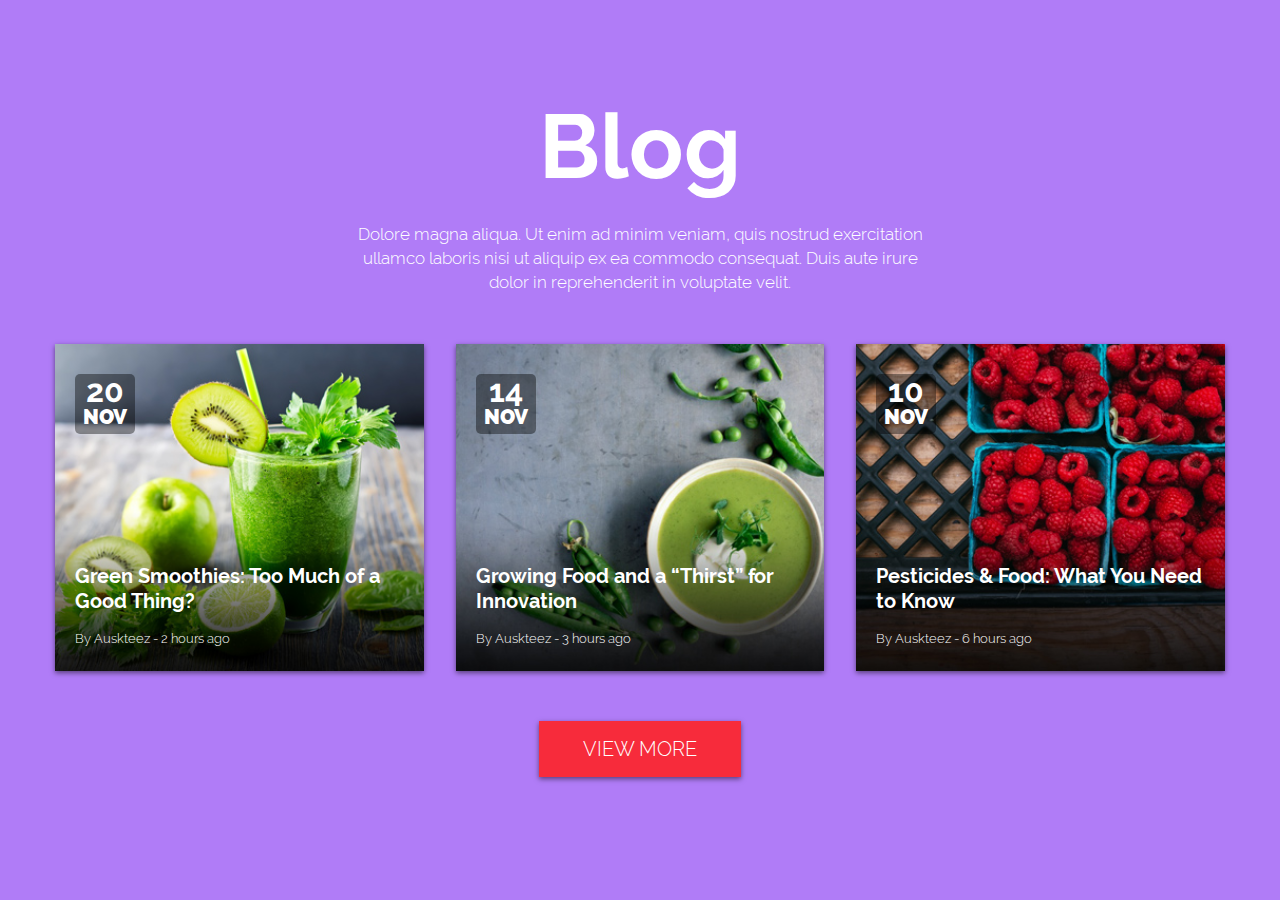
<file: task-10-blog/index.html>
<!DOCTYPE html>
<html lang="en">

<head>
    <meta charset="UTF-8">
    <meta http-equiv="X-UA-Compatible" content="IE=edge">
    <meta name="viewport" content="width=device-width, initial-scale=1.0">
    <link rel="stylesheet" href="style.css">
    <title>Blog</title>
</head>

<body>
    <main class="main">
        <div class="container">
            <section class="blog">
                <div class="blog-top">
                    <h1 class="blog-top-title">Blog</h1>
                    <p class="blog-top-text">Dolore magna aliqua. Ut enim ad minim veniam, quis nostrud exercitation ullamco laboris nisi ut aliquip ex ea commodo consequat. Duis aute irure dolor in reprehenderit in voluptate velit.</p>
                </div>
                <div class="blog-bottom">
                    <div class="blog-bottom-item image-left">
                        <div class="time">
                            <span class="blog-day">20</span>
                            <span class="blog-month">NOV</span>
                        </div>
                        <h2 class="blog-bottom-title">Green Smoothies: Too Much of a Good Thing?</h2>
                        <span class="blog-bottom-text">By Auskteez - 2 hours ago</span>
                    </div>
                    <div class="blog-bottom-item image-center">
                        <div class="time">
                            <span class="blog-day">14</span>
                            <span class="blog-month">NOV</span>
                        </div>
                        <h2 class="blog-bottom-title">Growing Food and a “Thirst” for Innovation</h2>
                        <span class="blog-bottom-text">By Auskteez - 3 hours ago</span>
                    </div>
                    <div class="blog-bottom-item image-right">
                        <div class="time">
                            <span class="blog-day">10</span>
                            <span class="blog-month">NOV</span>
                        </div>
                        <h2 class="blog-bottom-title">Pesticides & Food: What You Need to Know </h2>
                        <span class="blog-bottom-text">By Auskteez - 6 hours ago</span>
                    </div>
                </div>
                <div class="button">
                    <button class="blog-button">VIEW MORE</button>
                </div>
            </section>
        </div>
    </main>

</body>

</html>
</file>
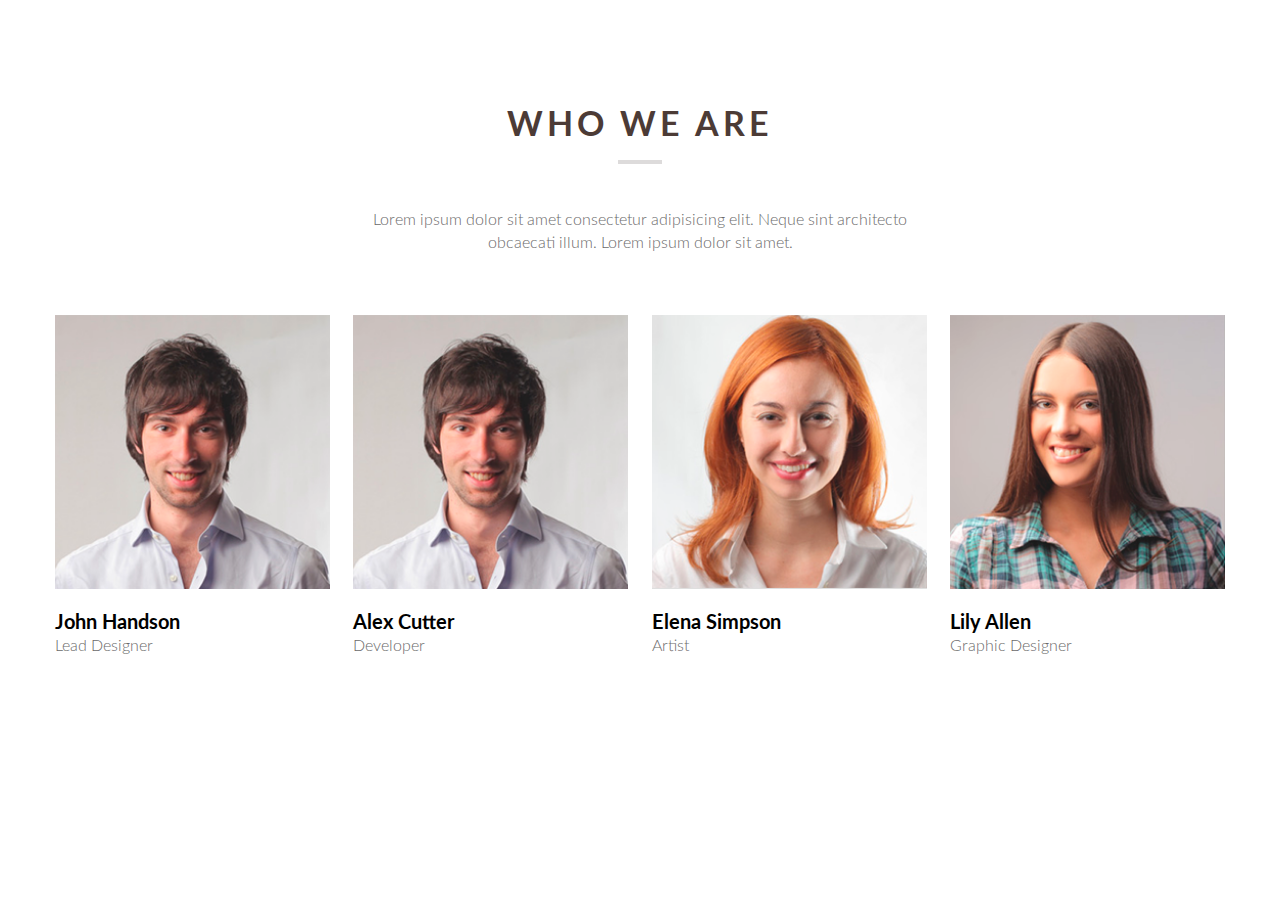
<file: task-10-homepage/index.html>
<!DOCTYPE html>
<html lang="en">

<head>
    <meta charset="UTF-8">
    <meta http-equiv="X-UA-Compatible" content="IE=edge">
    <meta name="viewport" content="width=device-width, initial-scale=1.0">
    <link rel="stylesheet" href="style.css">
    <title>WHO WE ARE</title>
</head>

<body>
    <main class="main">
        <div class="container">
            <section class="homepage">
                <div class="homepage-top">
                    <h1 class="homepage-title">WHO WE ARE</h1>
                    <p class="homepage-text">Lorem ipsum dolor sit amet consectetur adipisicing elit. Neque sint architecto obcaecati illum. Lorem ipsum dolor sit amet.</p>
                </div>

                <div class="homepage-bottom">
                    <ul class="homepage-list">
                        <li class="homepage-item">
                            <div class="homepage-image">
                                <img src="./image/avatar-john.png" alt="avatar-john">
                                <div class="homepage-socials">
                                    <ul class="homepage-socials-list">
                                        <li class="homepage-socials-item">
                                            <a class="homepage-socials-link" href="#">
                                                <img src="./image/icon-twitter.png" alt="Twitter">
                                            </a>
                                        </li>
                                        <li class="homepage-socials-item">
                                            <a class="homepage-socials-link" href="#">
                                                <img src="./image/icon-facebook.png" alt="Facebook">
                                            </a>
                                        </li>
                                        <li class="homepage-socials-item">
                                            <a class="homepage-socials-link" href="#">
                                                <img src="./image/icon-google+.png" alt="Google">
                                            </a>
                                        </li>
                                    </ul>
                                </div>
                            </div>
                            <h2 class="homepage-name">John Handson</h2>
                            <span class="homepage-profession">Lead Designer</span>
                        </li>
                        <li class="homepage-item">
                            <div class="homepage-image">
                                <img src="./image/avatar-alex.png" alt="avatar-alex">
                                <div class="homepage-socials">
                                    <ul class="homepage-socials-list">
                                        <li class="homepage-socials-item">
                                            <a class="homepage-socials-link" href="#">
                                                <img src="./image/icon-twitter.png" alt="Twitter">
                                            </a>
                                        </li>
                                        <li class="homepage-socials-item">
                                            <a class="homepage-socials-link" href="#">
                                                <img src="./image/icon-facebook.png" alt="Facebook">
                                            </a>
                                        </li>
                                        <li class="homepage-socials-item">
                                            <a class="homepage-socials-link" href="#">
                                                <img src="./image/icon-google+.png" alt="Google">
                                            </a>
                                        </li>
                                    </ul>
                                </div>
                            </div>
                            <h2 class="homepage-name">Alex Cutter</h2>
                            <span class="homepage-profession">Developer</span>
                        </li>
                        <li class="homepage-item">
                            <div class="homepage-image">
                                <img src="./image/avatar-elena.png" alt="avatar-elena">
                                <div class="homepage-socials">
                                    <ul class="homepage-socials-list">
                                        <li class="homepage-socials-item">
                                            <a class="homepage-socials-link" href="#">
                                                <img src="./image/icon-twitter.png" alt="Twitter">
                                            </a>
                                        </li>
                                        <li class="homepage-socials-item">
                                            <a class="homepage-socials-link" href="#">
                                                <img src="./image/icon-facebook.png" alt="Facebook">
                                            </a>
                                        </li>
                                        <li class="homepage-socials-item">
                                            <a class="homepage-socials-link" href="#">
                                                <img src="./image/icon-google+.png" alt="Google">
                                            </a>
                                        </li>
                                    </ul>
                                </div>
                            </div>
                            <h2 class="homepage-name">Elena Simpson</h2>
                            <span class="homepage-profession">Artist</span>
                        </li>
                        <li class="homepage-item">
                            <div class="homepage-image">
                                <img src="./image/avatar-lily.png" alt="avatar-lily">
                                <div class="homepage-socials">
                                    <ul class="homepage-socials-list">
                                        <li class="homepage-socials-item">
                                            <a class="homepage-socials-link" href="#">
                                                <img src="./image/icon-twitter.png" alt="Twitter">
                                            </a>
                                        </li>
                                        <li class="homepage-socials-item">
                                            <a class="homepage-socials-link" href="#">
                                                <img src="./image/icon-facebook.png" alt="Facebook">
                                            </a>
                                        </li>
                                        <li class="homepage-socials-item">
                                            <a class="homepage-socials-link" href="#">
                                                <img src="./image/icon-google+.png" alt="Google">
                                            </a>
                                        </li>
                                    </ul>
                                </div>
                            </div>
                            <h2 class="homepage-name">Lily Allen</h2>
                            <span class="homepage-profession">Graphic Designer</span>
                        </li>
                    </ul>
                </div>
            </section>
        </div>
    </main>
</body>

</html>
</file>
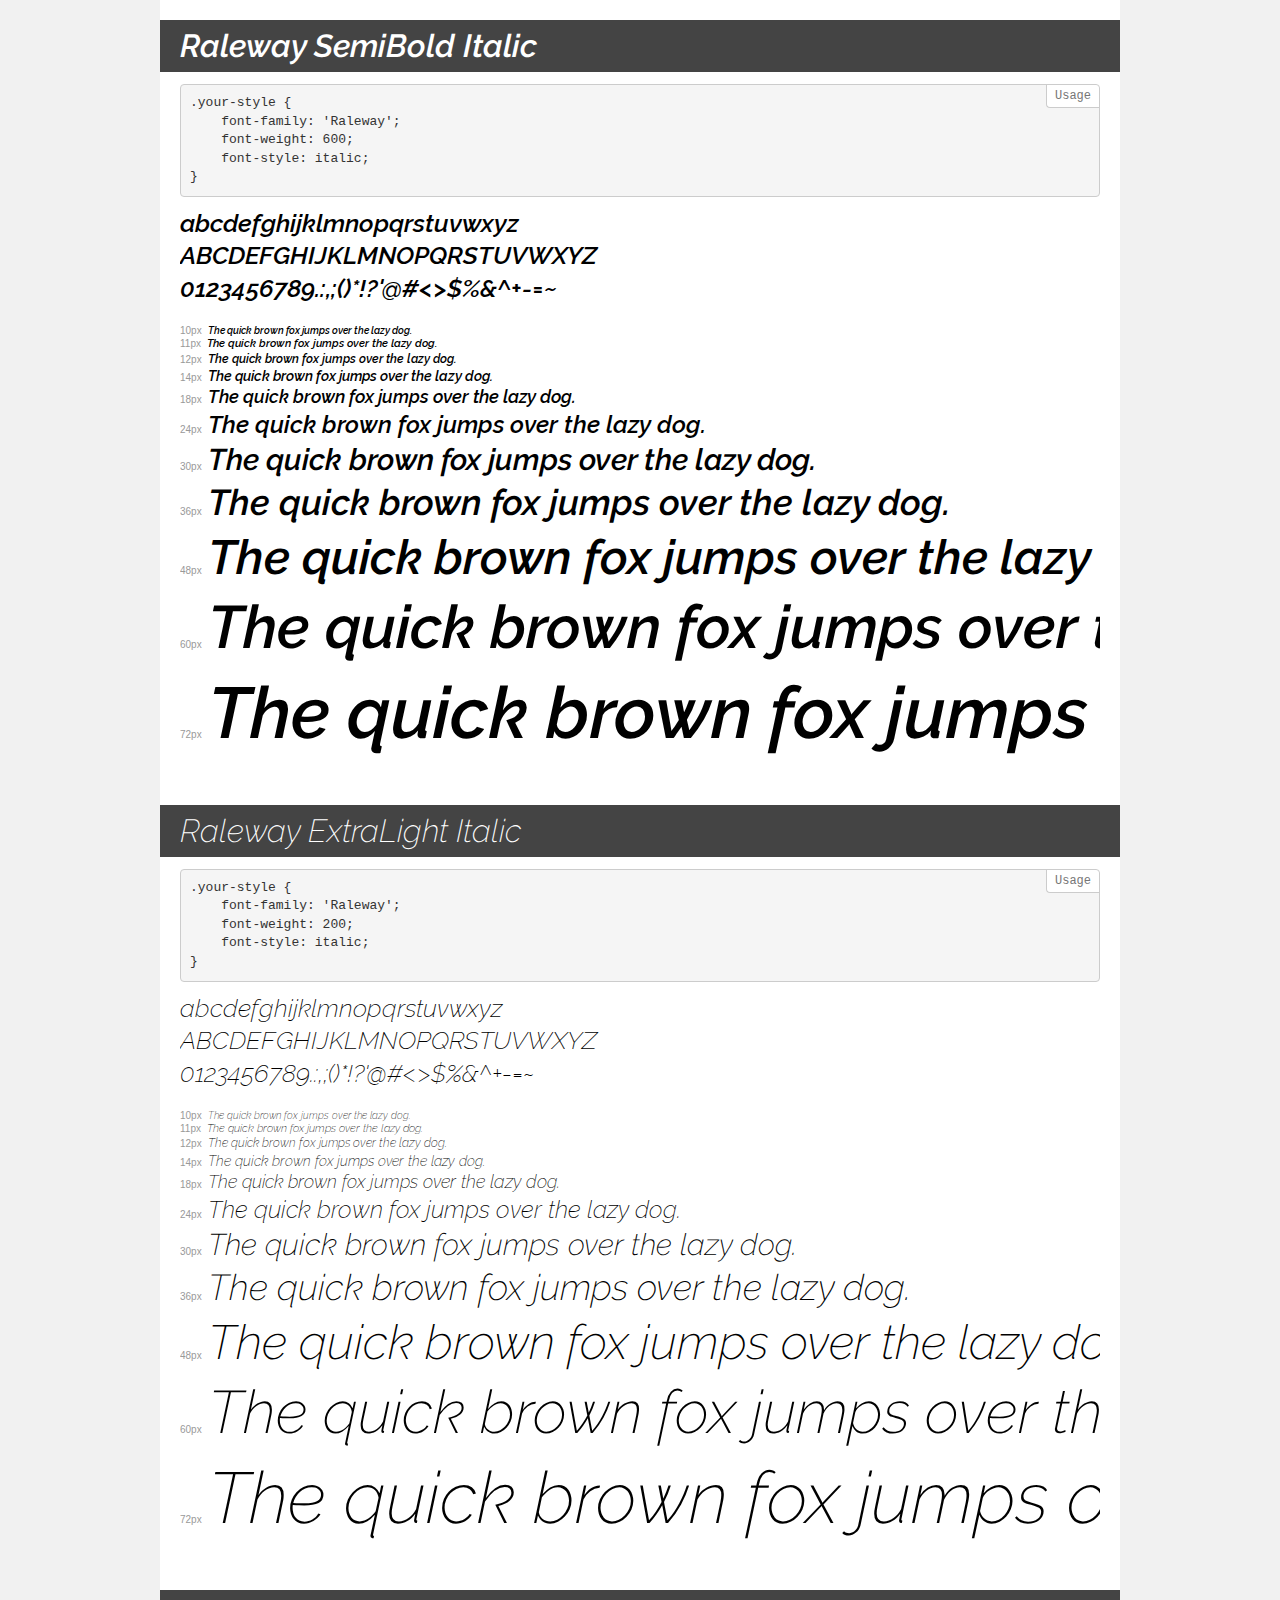
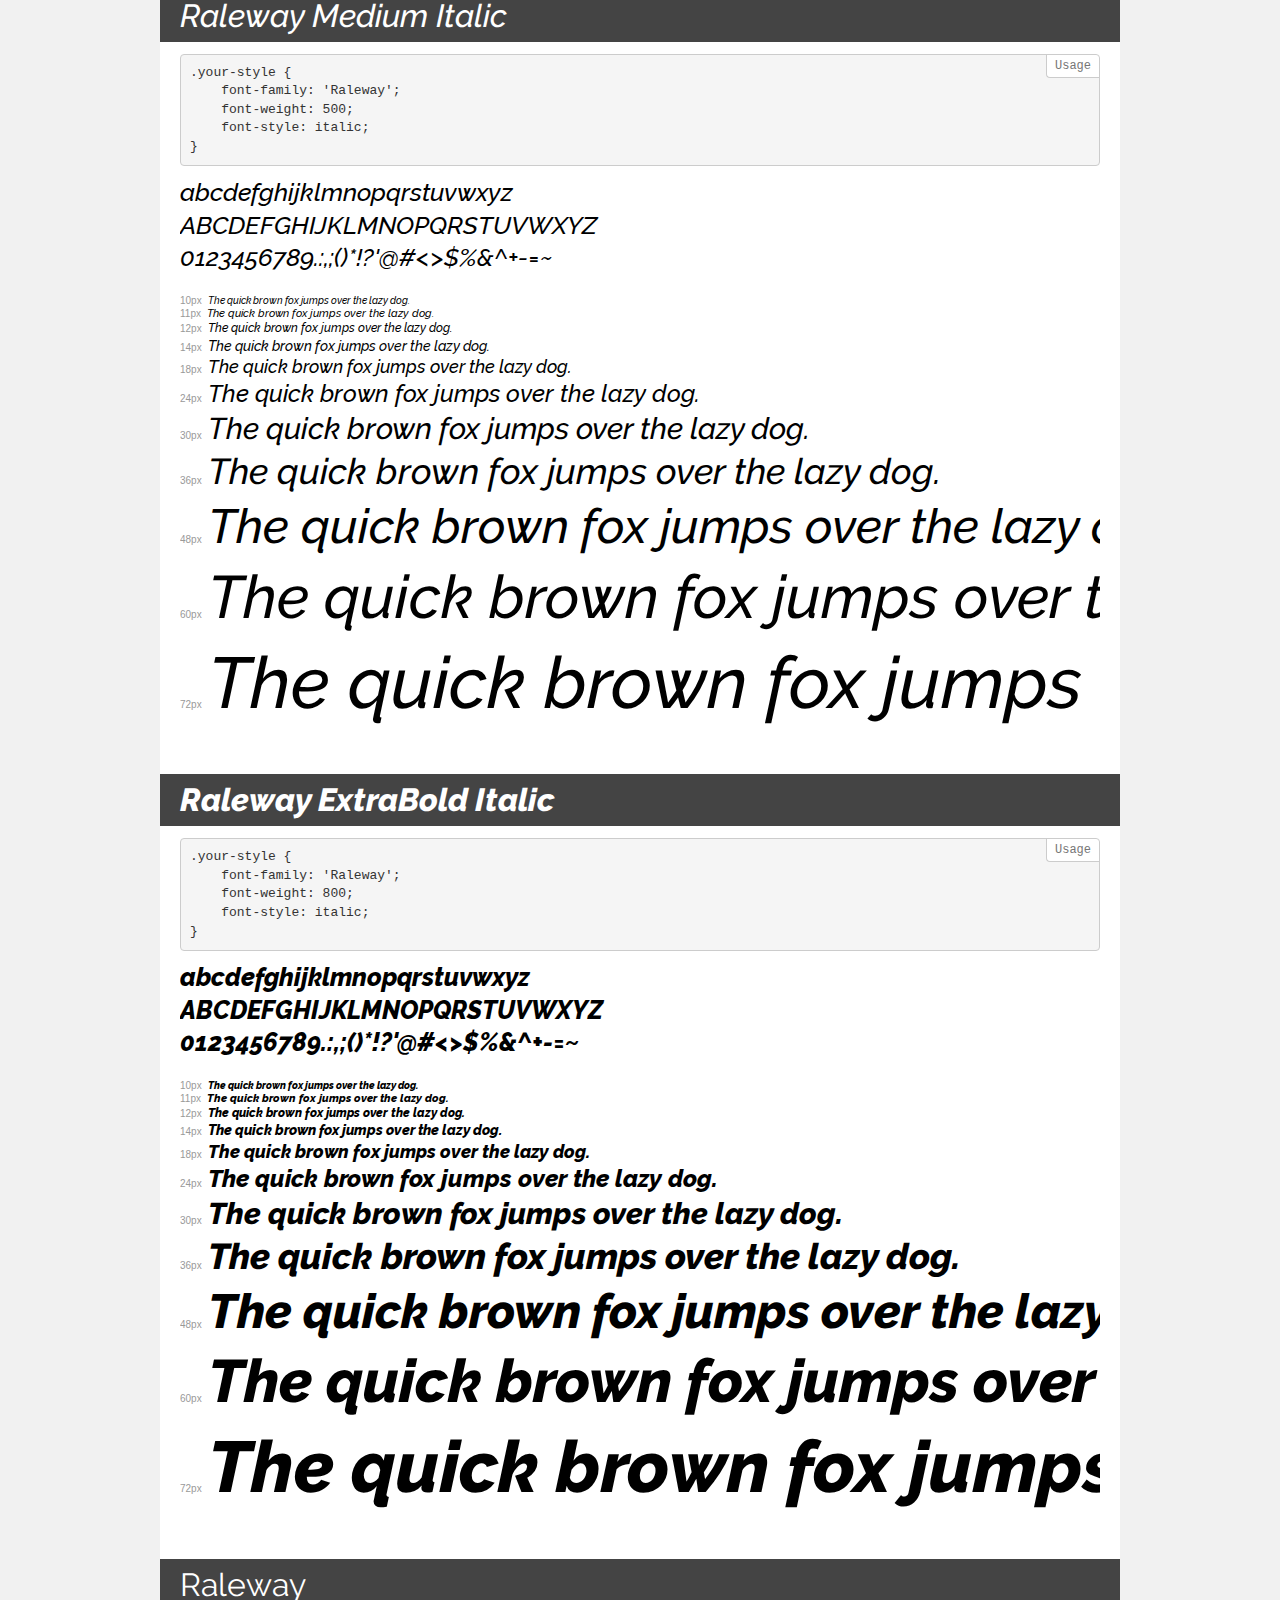
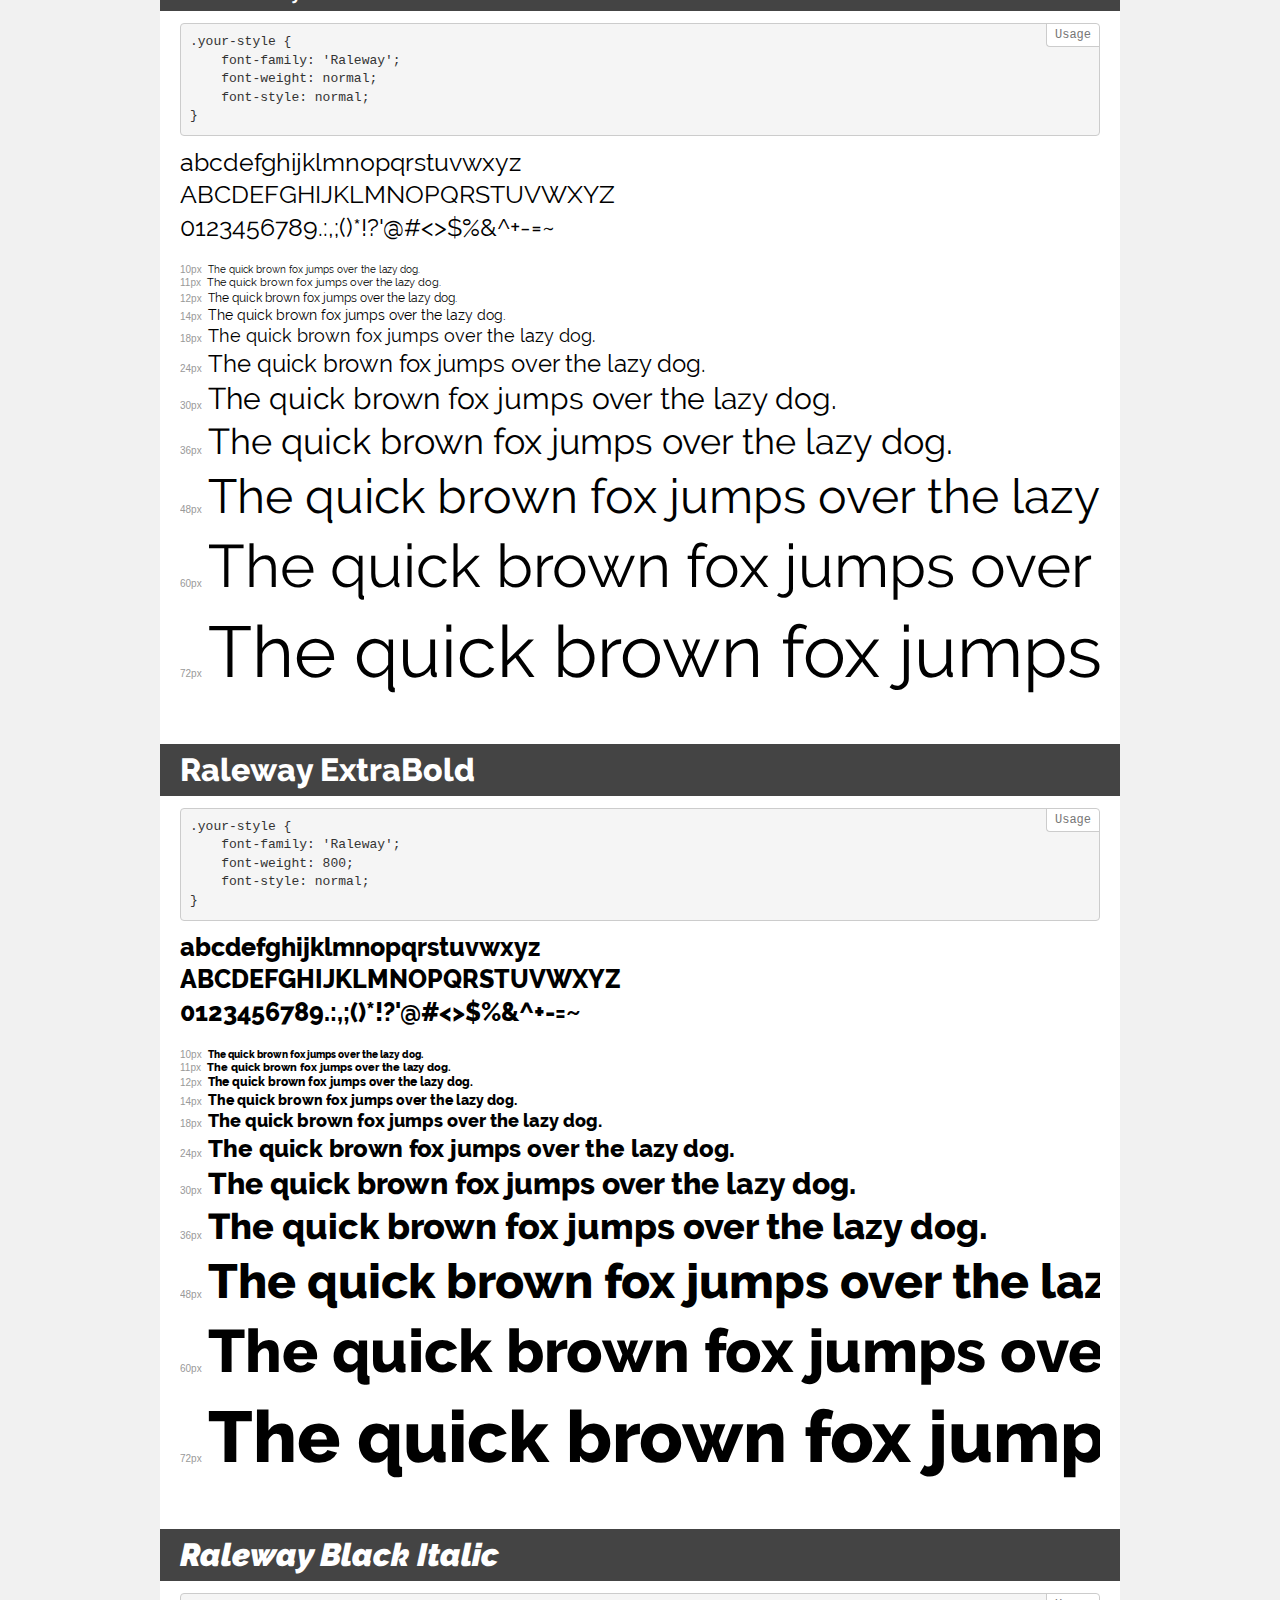
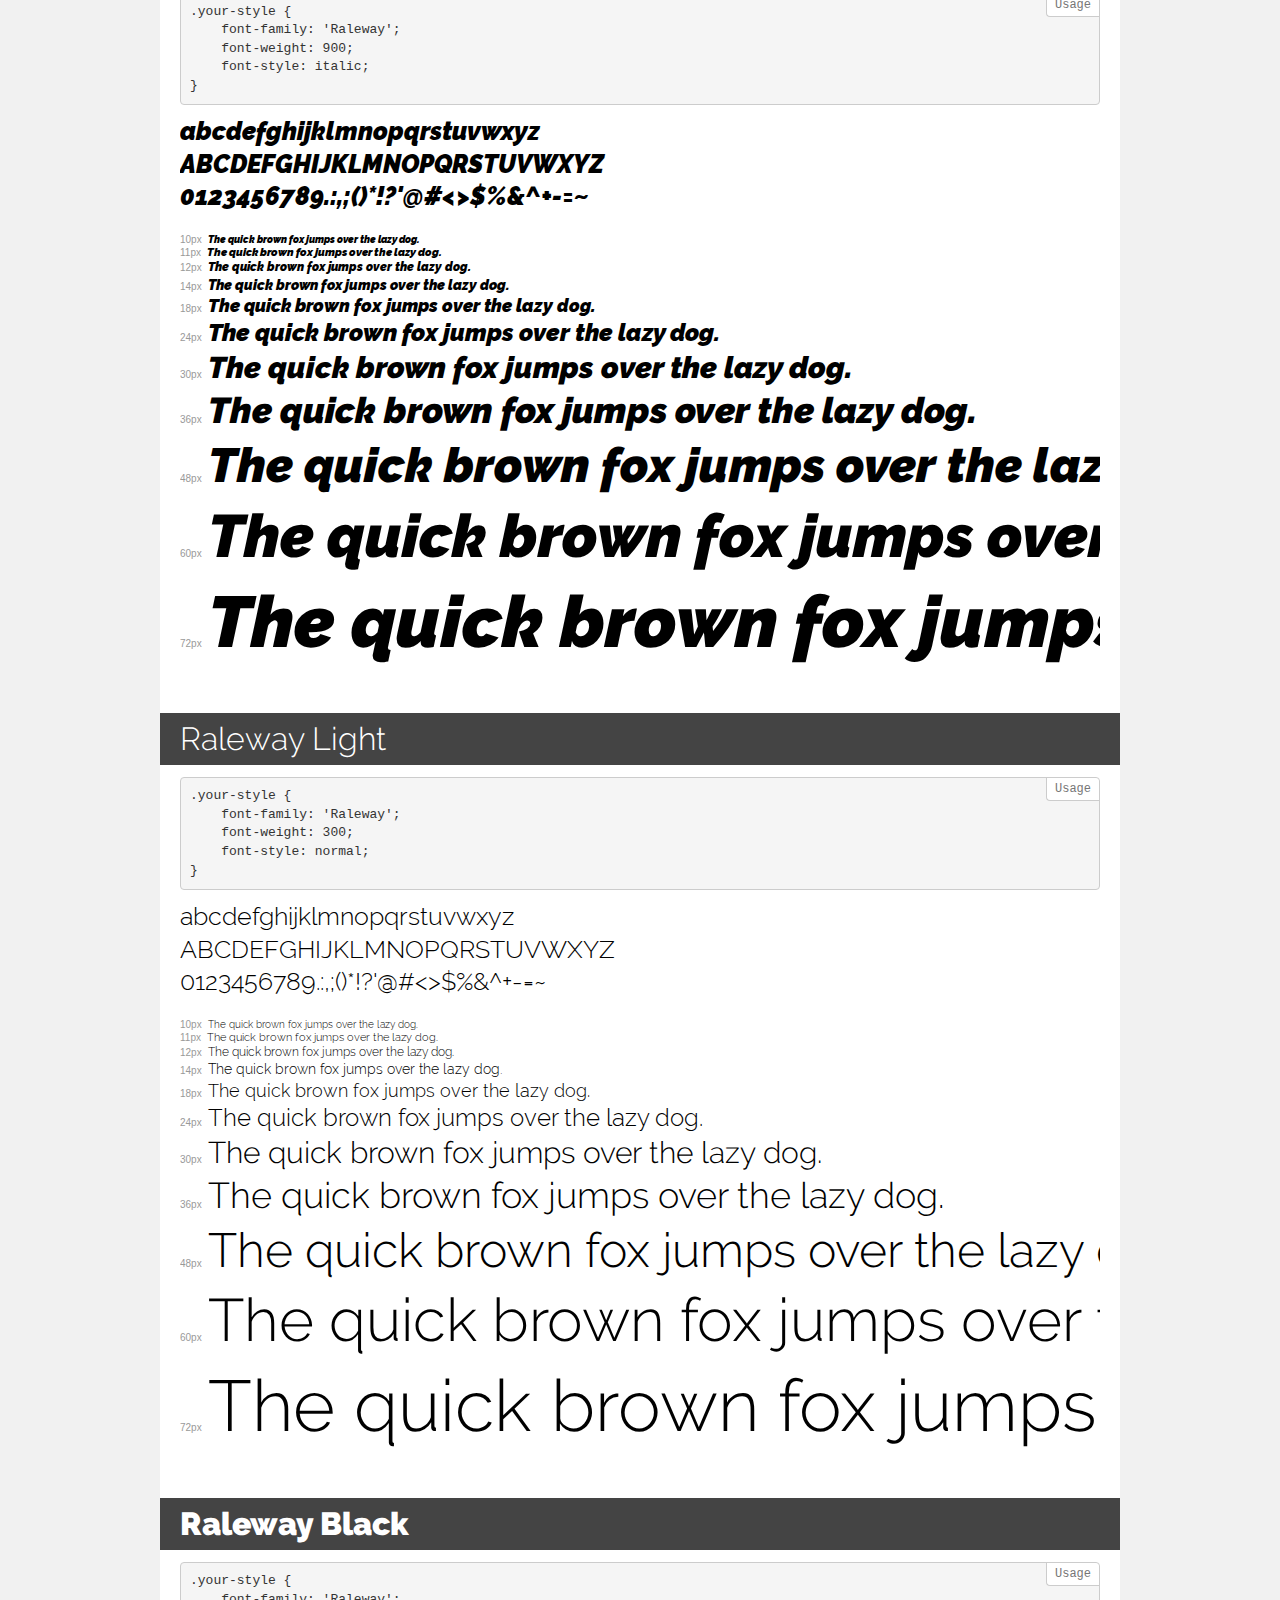
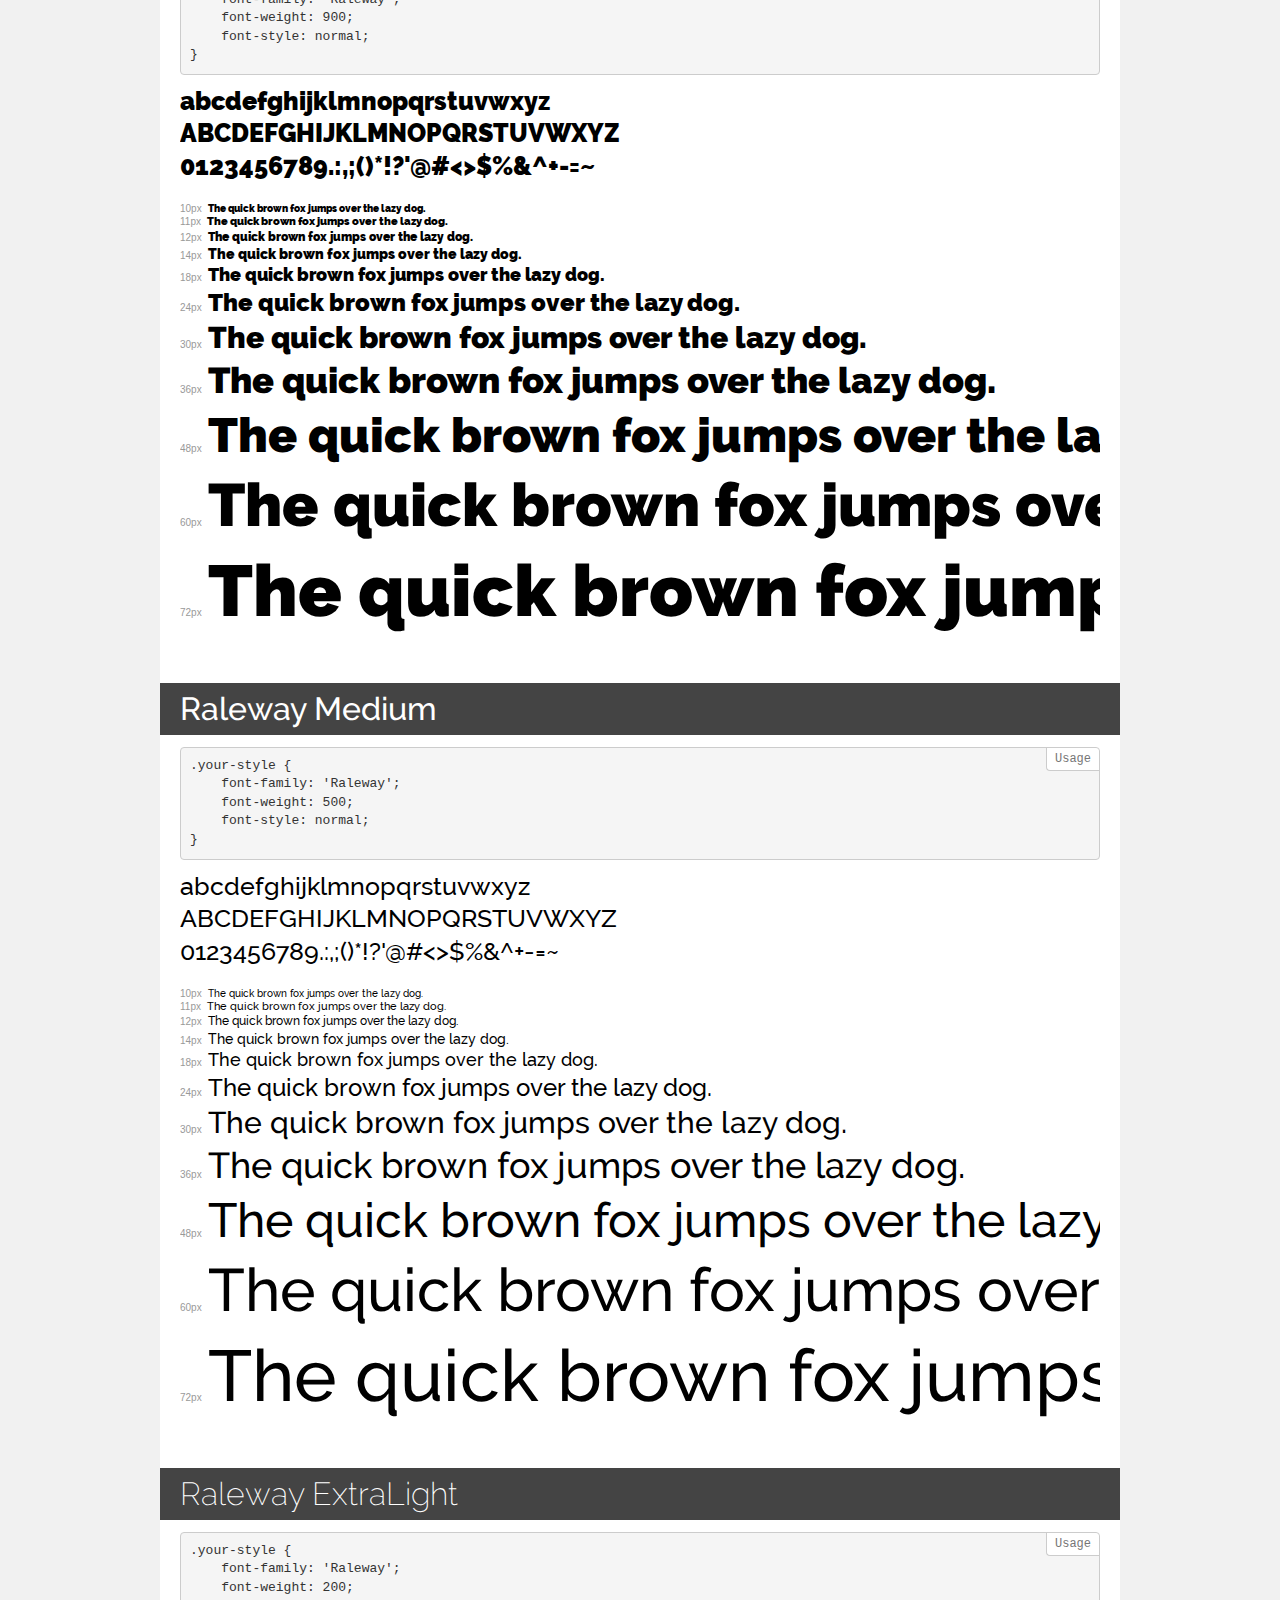
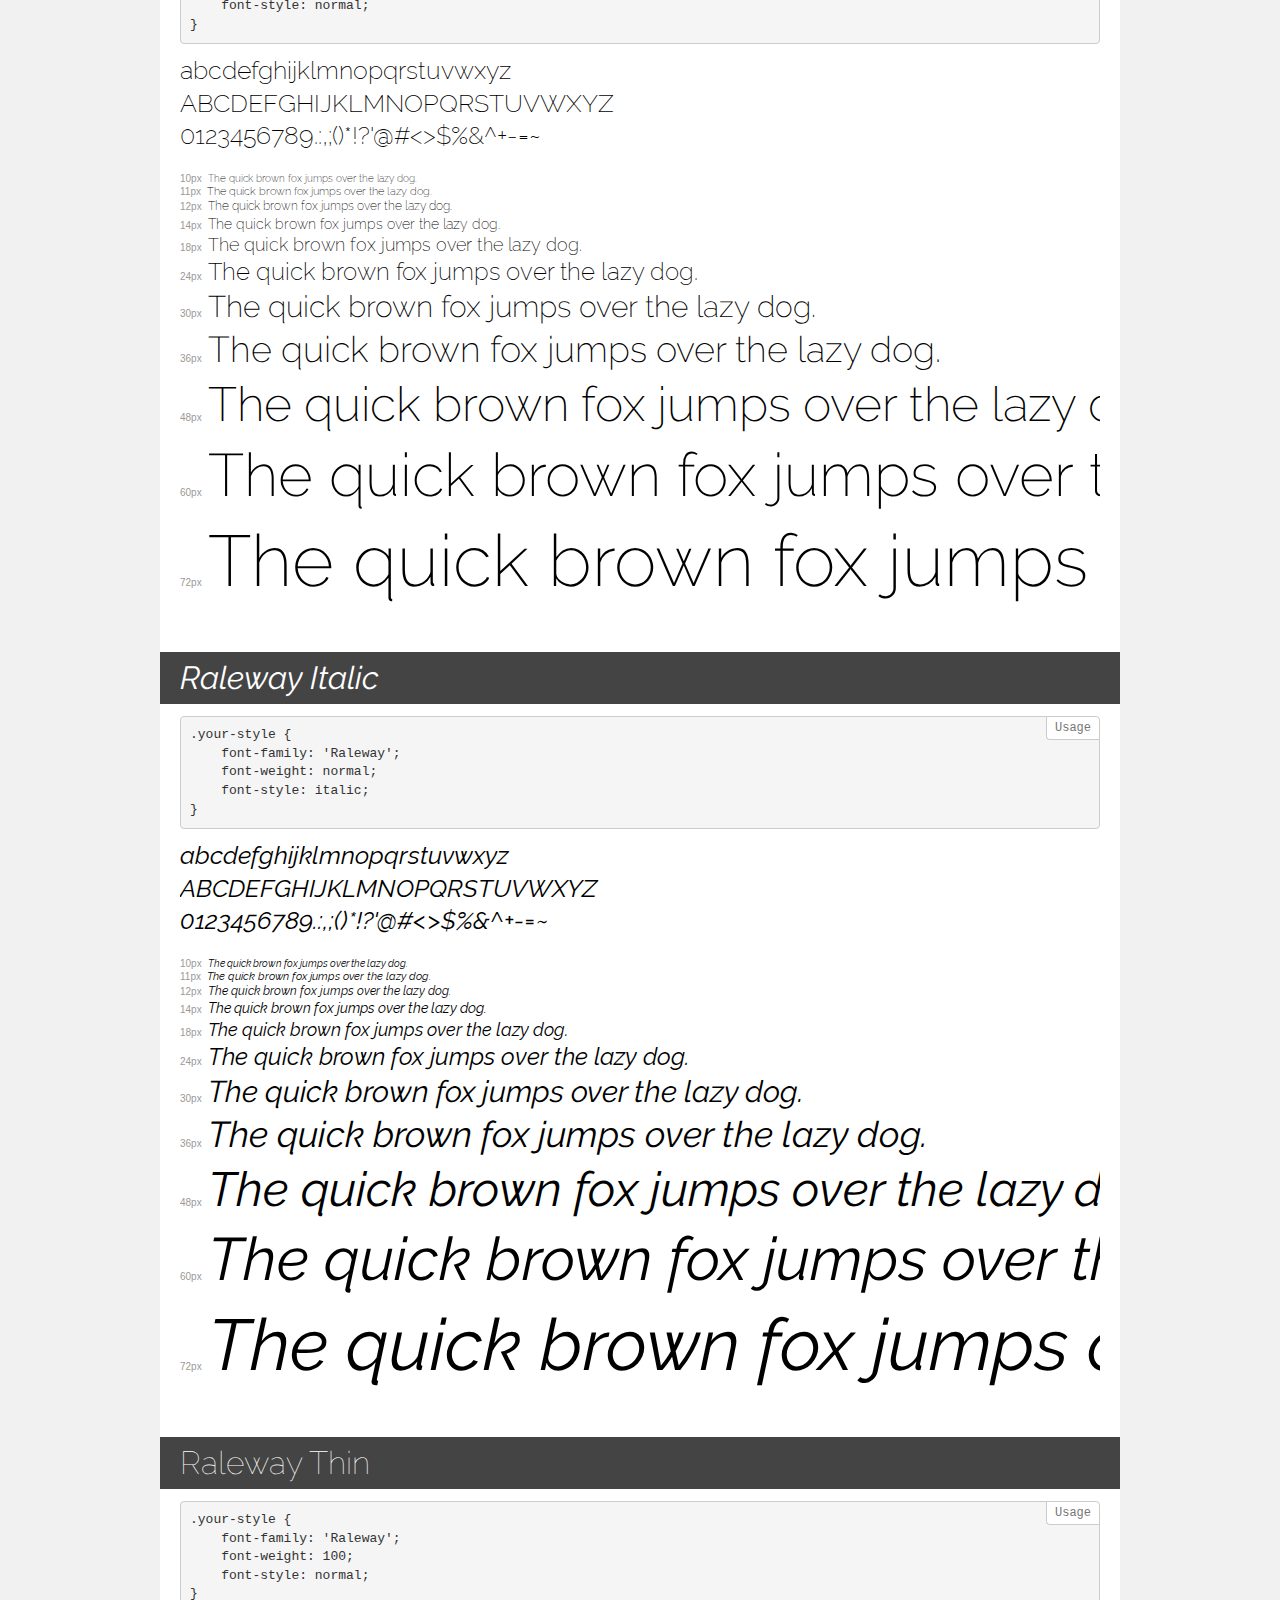
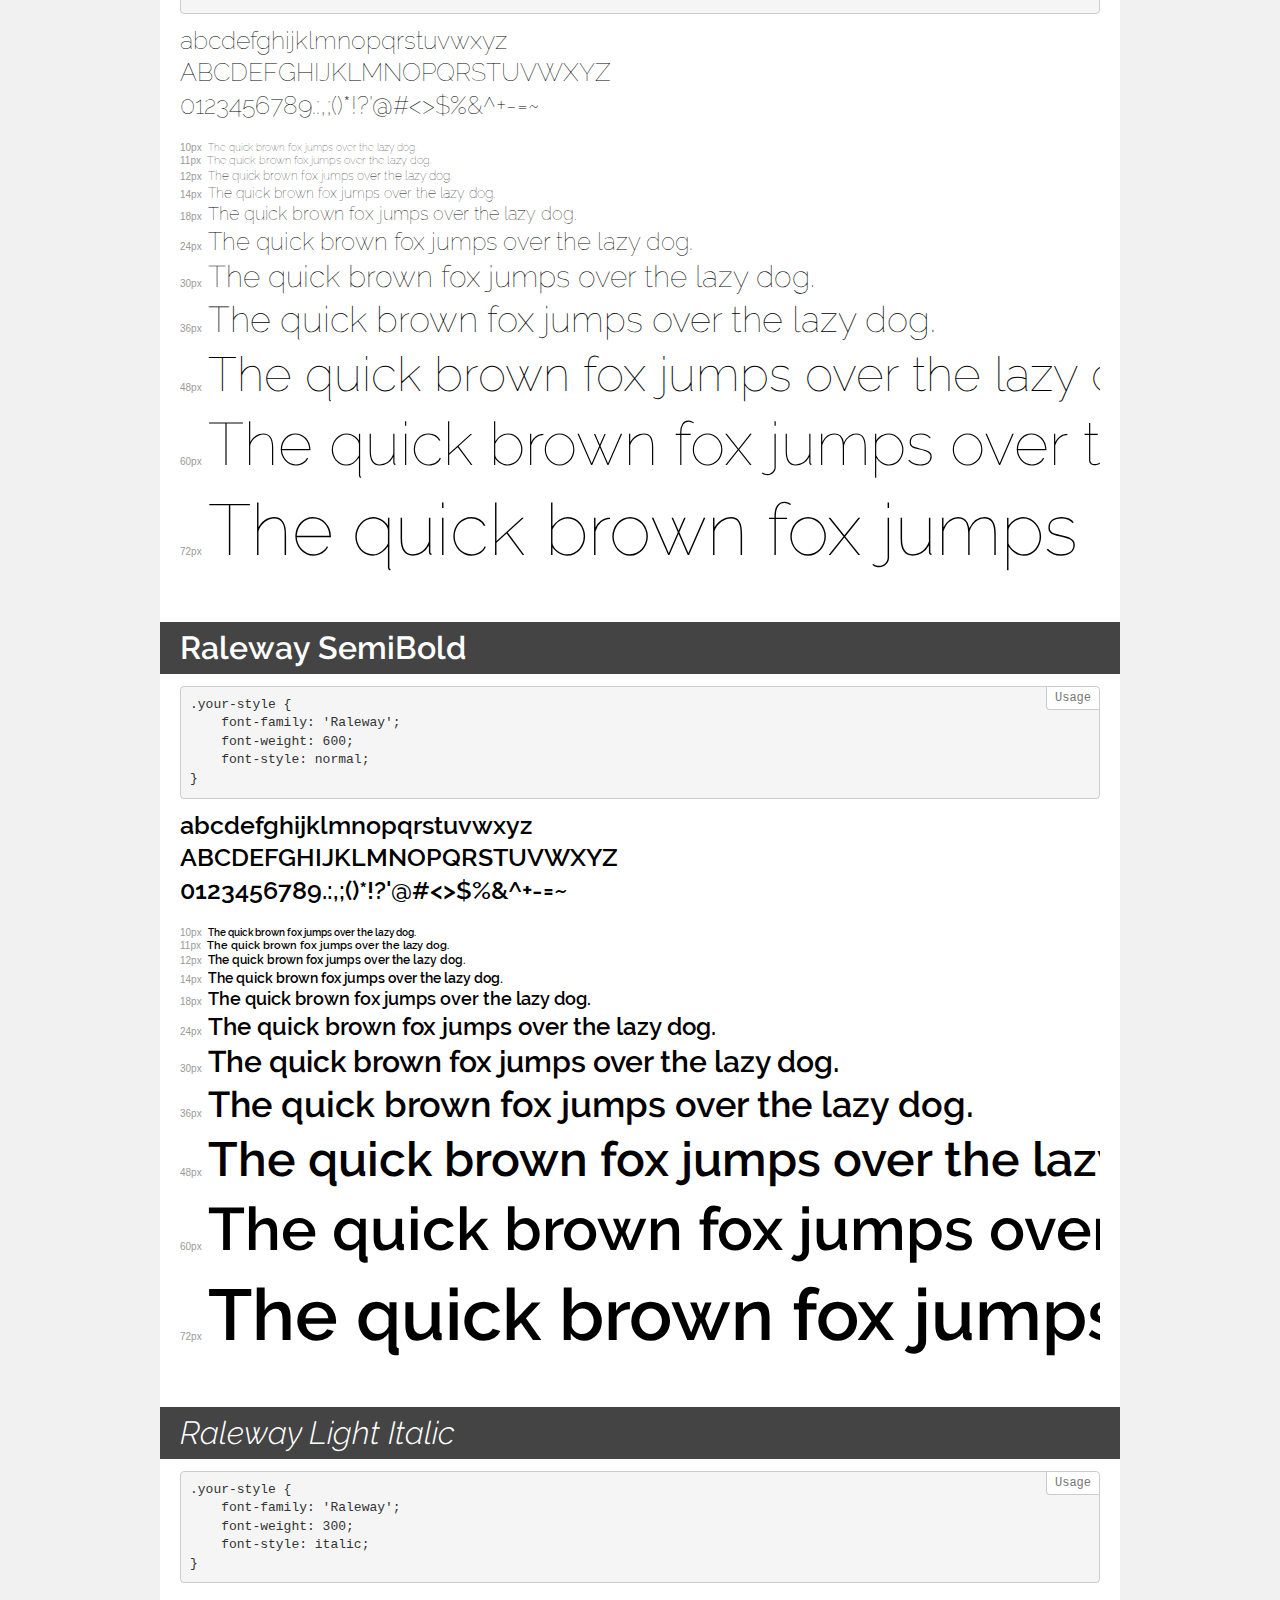
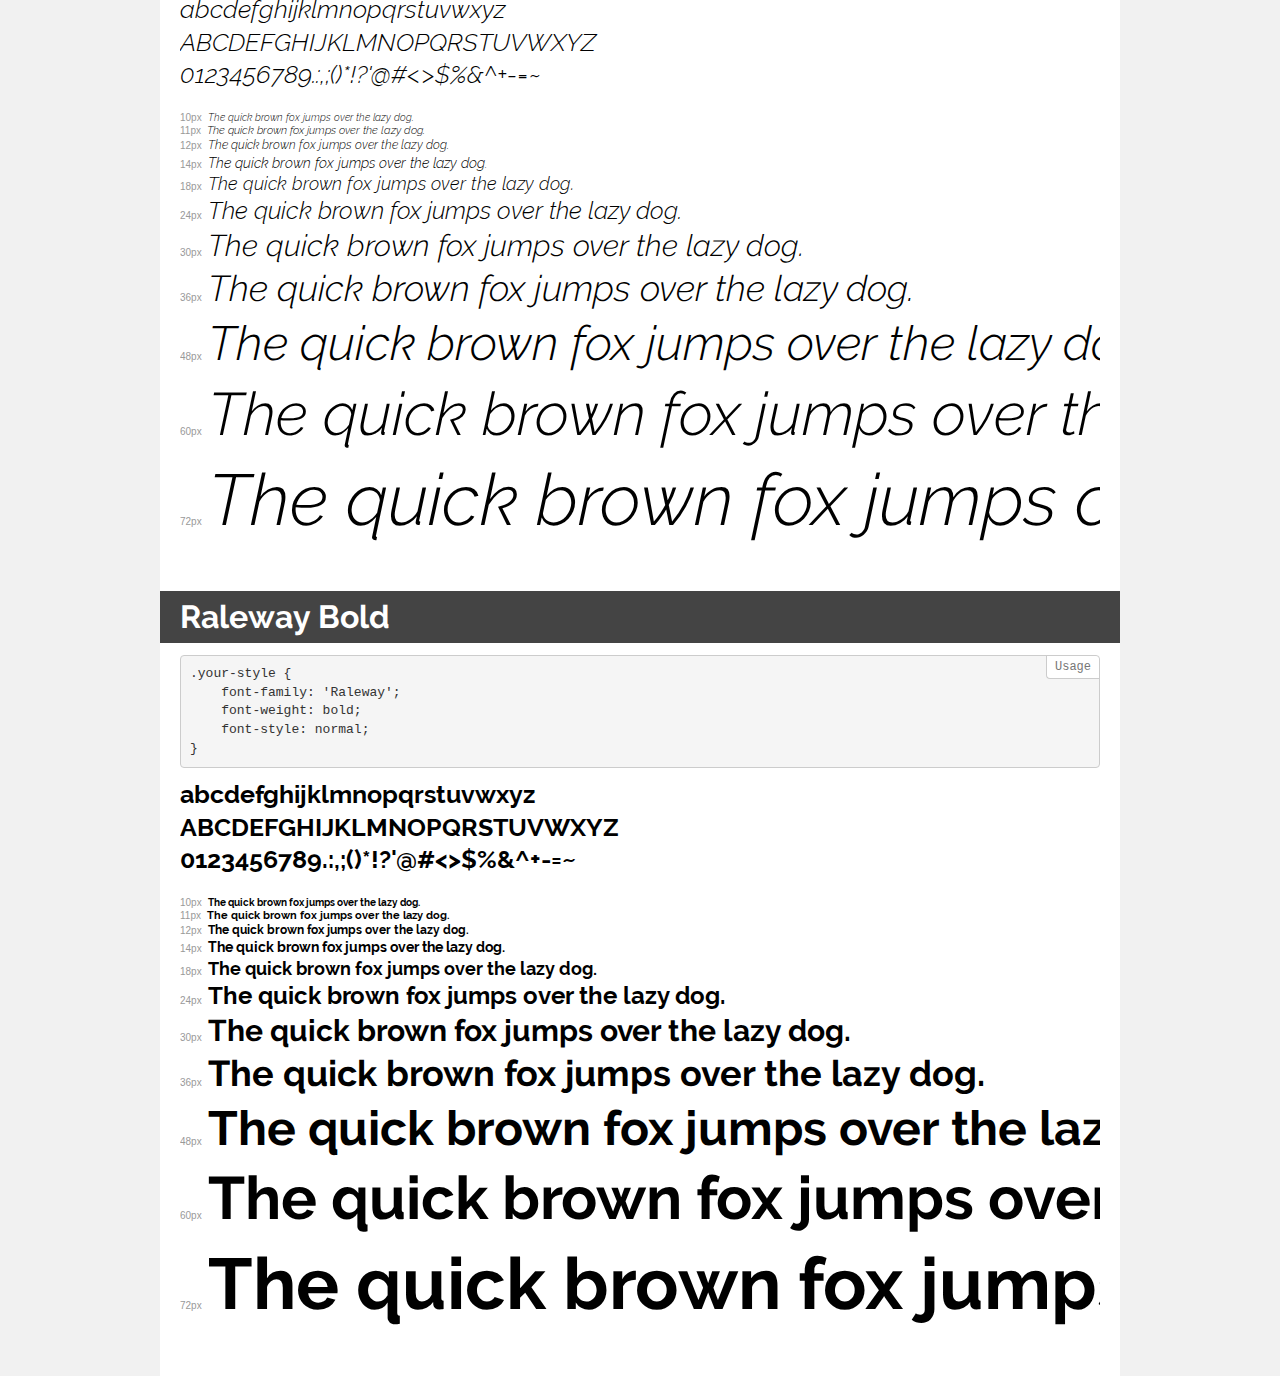
<file: task-10-blog/fonts/Raleway/demo.html>
<!DOCTYPE html>
<html>
<head>
    <meta charset="utf-8">
    <meta http-equiv="X-UA-Compatible" content="IE=edge">
    <meta name="viewport" content="width=device-width, initial-scale=1">
    <meta name="robots" content="noindex, noarchive">
    <meta name="format-detection" content="telephone=no">
    <title>Transfonter demo</title>
    <link href="stylesheet.css" rel="stylesheet">
    <style>
        /*
        http://meyerweb.com/eric/tools/css/reset/
        v2.0 | 20110126
        License: none (public domain)
        */
        html, body, div, span, applet, object, iframe,
        h1, h2, h3, h4, h5, h6, p, blockquote, pre,
        a, abbr, acronym, address, big, cite, code,
        del, dfn, em, img, ins, kbd, q, s, samp,
        small, strike, strong, sub, sup, tt, var,
        b, u, i, center,
        dl, dt, dd, ol, ul, li,
        fieldset, form, label, legend,
        table, caption, tbody, tfoot, thead, tr, th, td,
        article, aside, canvas, details, embed,
        figure, figcaption, footer, header, hgroup,
        menu, nav, output, ruby, section, summary,
        time, mark, audio, video {
            margin: 0;
            padding: 0;
            border: 0;
            font-size: 100%;
            font: inherit;
            vertical-align: baseline;
        }
        /* HTML5 display-role reset for older browsers */
        article, aside, details, figcaption, figure,
        footer, header, hgroup, menu, nav, section {
            display: block;
        }
        body {
            line-height: 1;
        }
        ol, ul {
            list-style: none;
        }
        blockquote, q {
            quotes: none;
        }
        blockquote:before, blockquote:after,
        q:before, q:after {
            content: '';
            content: none;
        }
        table {
            border-collapse: collapse;
            border-spacing: 0;
        }
        /* common styles */
        body {
            background: #f1f1f1;
            color: #000;
        }
        .page {
            background: #fff;
            width: 920px;
            margin: 0 auto;
            padding: 20px 20px 0 20px;
            overflow: hidden;
        }
        .font-container {
            overflow-x: auto;
            overflow-y: hidden;
            margin-bottom: 40px;
            line-height: 1.3;
            white-space: nowrap;
            padding-bottom: 5px;
        }
        h1 {
            position: relative;
            background: #444;
            font-size: 32px;
            color: #fff;
            padding: 10px 20px;
            margin: 0 -20px 12px -20px;
        }
        .letters {
            font-size: 25px;
            margin-bottom: 20px;
        }
        .s10:before {
            content: '10px';
        }
        .s11:before {
            content: '11px';
        }
        .s12:before {
            content: '12px';
        }
        .s14:before {
            content: '14px';
        }
        .s18:before {
            content: '18px';
        }
        .s24:before {
            content: '24px';
        }
        .s30:before {
            content: '30px';
        }
        .s36:before {
            content: '36px';
        }
        .s48:before {
            content: '48px';
        }
        .s60:before {
            content: '60px';
        }
        .s72:before {
            content: '72px';
        }
        .s10:before, .s11:before, .s12:before, .s14:before,
        .s18:before, .s24:before, .s30:before, .s36:before,
        .s48:before, .s60:before, .s72:before {
            font-family: Arial, sans-serif;
            font-size: 10px;
            font-weight: normal;
            font-style: normal;
            color: #999;
            padding-right: 6px;
        }
        pre {
            display: block;
            position: relative;
            padding: 9px;
            margin: 0 0 10px;
            font-family: Monaco, Menlo, Consolas, "Courier New", monospace !important;
            font-size: 13px;
            line-height: 1.428571429;
            color: #333;
            font-weight: normal !important;
            font-style: normal !important;
            background-color: #f5f5f5;
            border: 1px solid #ccc;
            overflow-x: auto;
            border-radius: 4px;
        }
        pre:after {
            display: block;
            position: absolute;
            right: 0;
            top: 0;
            content: 'Usage';
            line-height: 1;
            padding: 5px 8px;
            font-size: 12px;
            color: #767676;
            background-color: #fff;
            border: 1px solid #ccc;
            border-right: none;
            border-top: none;
            border-radius: 0 4px 0 4px;
            z-index: 10;
        }
        /* responsive */
        @media (max-width: 959px) {
            .page {
                width: auto;
                margin: 0;
            }
        }
    </style>
</head>
<body>
<div class="page">
    <div class="demo" style="font-family: 'Raleway'; font-weight: 600; font-style: italic;">
        <h1>Raleway SemiBold Italic</h1>
        <pre>.your-style {
    font-family: 'Raleway';
    font-weight: 600;
    font-style: italic;
}</pre>
        <div class="font-container">
            <p class="letters">
                abcdefghijklmnopqrstuvwxyz<br>
ABCDEFGHIJKLMNOPQRSTUVWXYZ<br>
                0123456789.:,;()*!?'@#<>$%&^+-=~
            </p>
            <p class="s10" style="font-size: 10px;">The quick brown fox jumps over the lazy dog.</p>
            <p class="s11" style="font-size: 11px;">The quick brown fox jumps over the lazy dog.</p>
            <p class="s12" style="font-size: 12px;">The quick brown fox jumps over the lazy dog.</p>
            <p class="s14" style="font-size: 14px;">The quick brown fox jumps over the lazy dog.</p>
            <p class="s18" style="font-size: 18px;">The quick brown fox jumps over the lazy dog.</p>
            <p class="s24" style="font-size: 24px;">The quick brown fox jumps over the lazy dog.</p>
            <p class="s30" style="font-size: 30px;">The quick brown fox jumps over the lazy dog.</p>
            <p class="s36" style="font-size: 36px;">The quick brown fox jumps over the lazy dog.</p>
            <p class="s48" style="font-size: 48px;">The quick brown fox jumps over the lazy dog.</p>
            <p class="s60" style="font-size: 60px;">The quick brown fox jumps over the lazy dog.</p>
            <p class="s72" style="font-size: 72px;">The quick brown fox jumps over the lazy dog.</p>
        </div>
    </div>
    <div class="demo" style="font-family: 'Raleway'; font-weight: 200; font-style: italic;">
        <h1>Raleway ExtraLight Italic</h1>
        <pre>.your-style {
    font-family: 'Raleway';
    font-weight: 200;
    font-style: italic;
}</pre>
        <div class="font-container">
            <p class="letters">
                abcdefghijklmnopqrstuvwxyz<br>
ABCDEFGHIJKLMNOPQRSTUVWXYZ<br>
                0123456789.:,;()*!?'@#<>$%&^+-=~
            </p>
            <p class="s10" style="font-size: 10px;">The quick brown fox jumps over the lazy dog.</p>
            <p class="s11" style="font-size: 11px;">The quick brown fox jumps over the lazy dog.</p>
            <p class="s12" style="font-size: 12px;">The quick brown fox jumps over the lazy dog.</p>
            <p class="s14" style="font-size: 14px;">The quick brown fox jumps over the lazy dog.</p>
            <p class="s18" style="font-size: 18px;">The quick brown fox jumps over the lazy dog.</p>
            <p class="s24" style="font-size: 24px;">The quick brown fox jumps over the lazy dog.</p>
            <p class="s30" style="font-size: 30px;">The quick brown fox jumps over the lazy dog.</p>
            <p class="s36" style="font-size: 36px;">The quick brown fox jumps over the lazy dog.</p>
            <p class="s48" style="font-size: 48px;">The quick brown fox jumps over the lazy dog.</p>
            <p class="s60" style="font-size: 60px;">The quick brown fox jumps over the lazy dog.</p>
            <p class="s72" style="font-size: 72px;">The quick brown fox jumps over the lazy dog.</p>
        </div>
    </div>
    <div class="demo" style="font-family: 'Raleway'; font-weight: 500; font-style: italic;">
        <h1>Raleway Medium Italic</h1>
        <pre>.your-style {
    font-family: 'Raleway';
    font-weight: 500;
    font-style: italic;
}</pre>
        <div class="font-container">
            <p class="letters">
                abcdefghijklmnopqrstuvwxyz<br>
ABCDEFGHIJKLMNOPQRSTUVWXYZ<br>
                0123456789.:,;()*!?'@#<>$%&^+-=~
            </p>
            <p class="s10" style="font-size: 10px;">The quick brown fox jumps over the lazy dog.</p>
            <p class="s11" style="font-size: 11px;">The quick brown fox jumps over the lazy dog.</p>
            <p class="s12" style="font-size: 12px;">The quick brown fox jumps over the lazy dog.</p>
            <p class="s14" style="font-size: 14px;">The quick brown fox jumps over the lazy dog.</p>
            <p class="s18" style="font-size: 18px;">The quick brown fox jumps over the lazy dog.</p>
            <p class="s24" style="font-size: 24px;">The quick brown fox jumps over the lazy dog.</p>
            <p class="s30" style="font-size: 30px;">The quick brown fox jumps over the lazy dog.</p>
            <p class="s36" style="font-size: 36px;">The quick brown fox jumps over the lazy dog.</p>
            <p class="s48" style="font-size: 48px;">The quick brown fox jumps over the lazy dog.</p>
            <p class="s60" style="font-size: 60px;">The quick brown fox jumps over the lazy dog.</p>
            <p class="s72" style="font-size: 72px;">The quick brown fox jumps over the lazy dog.</p>
        </div>
    </div>
    <div class="demo" style="font-family: 'Raleway'; font-weight: 800; font-style: italic;">
        <h1>Raleway ExtraBold Italic</h1>
        <pre>.your-style {
    font-family: 'Raleway';
    font-weight: 800;
    font-style: italic;
}</pre>
        <div class="font-container">
            <p class="letters">
                abcdefghijklmnopqrstuvwxyz<br>
ABCDEFGHIJKLMNOPQRSTUVWXYZ<br>
                0123456789.:,;()*!?'@#<>$%&^+-=~
            </p>
            <p class="s10" style="font-size: 10px;">The quick brown fox jumps over the lazy dog.</p>
            <p class="s11" style="font-size: 11px;">The quick brown fox jumps over the lazy dog.</p>
            <p class="s12" style="font-size: 12px;">The quick brown fox jumps over the lazy dog.</p>
            <p class="s14" style="font-size: 14px;">The quick brown fox jumps over the lazy dog.</p>
            <p class="s18" style="font-size: 18px;">The quick brown fox jumps over the lazy dog.</p>
            <p class="s24" style="font-size: 24px;">The quick brown fox jumps over the lazy dog.</p>
            <p class="s30" style="font-size: 30px;">The quick brown fox jumps over the lazy dog.</p>
            <p class="s36" style="font-size: 36px;">The quick brown fox jumps over the lazy dog.</p>
            <p class="s48" style="font-size: 48px;">The quick brown fox jumps over the lazy dog.</p>
            <p class="s60" style="font-size: 60px;">The quick brown fox jumps over the lazy dog.</p>
            <p class="s72" style="font-size: 72px;">The quick brown fox jumps over the lazy dog.</p>
        </div>
    </div>
    <div class="demo" style="font-family: 'Raleway'; font-weight: normal; font-style: normal;">
        <h1>Raleway</h1>
        <pre>.your-style {
    font-family: 'Raleway';
    font-weight: normal;
    font-style: normal;
}</pre>
        <div class="font-container">
            <p class="letters">
                abcdefghijklmnopqrstuvwxyz<br>
ABCDEFGHIJKLMNOPQRSTUVWXYZ<br>
                0123456789.:,;()*!?'@#<>$%&^+-=~
            </p>
            <p class="s10" style="font-size: 10px;">The quick brown fox jumps over the lazy dog.</p>
            <p class="s11" style="font-size: 11px;">The quick brown fox jumps over the lazy dog.</p>
            <p class="s12" style="font-size: 12px;">The quick brown fox jumps over the lazy dog.</p>
            <p class="s14" style="font-size: 14px;">The quick brown fox jumps over the lazy dog.</p>
            <p class="s18" style="font-size: 18px;">The quick brown fox jumps over the lazy dog.</p>
            <p class="s24" style="font-size: 24px;">The quick brown fox jumps over the lazy dog.</p>
            <p class="s30" style="font-size: 30px;">The quick brown fox jumps over the lazy dog.</p>
            <p class="s36" style="font-size: 36px;">The quick brown fox jumps over the lazy dog.</p>
            <p class="s48" style="font-size: 48px;">The quick brown fox jumps over the lazy dog.</p>
            <p class="s60" style="font-size: 60px;">The quick brown fox jumps over the lazy dog.</p>
            <p class="s72" style="font-size: 72px;">The quick brown fox jumps over the lazy dog.</p>
        </div>
    </div>
    <div class="demo" style="font-family: 'Raleway'; font-weight: 800; font-style: normal;">
        <h1>Raleway ExtraBold</h1>
        <pre>.your-style {
    font-family: 'Raleway';
    font-weight: 800;
    font-style: normal;
}</pre>
        <div class="font-container">
            <p class="letters">
                abcdefghijklmnopqrstuvwxyz<br>
ABCDEFGHIJKLMNOPQRSTUVWXYZ<br>
                0123456789.:,;()*!?'@#<>$%&^+-=~
            </p>
            <p class="s10" style="font-size: 10px;">The quick brown fox jumps over the lazy dog.</p>
            <p class="s11" style="font-size: 11px;">The quick brown fox jumps over the lazy dog.</p>
            <p class="s12" style="font-size: 12px;">The quick brown fox jumps over the lazy dog.</p>
            <p class="s14" style="font-size: 14px;">The quick brown fox jumps over the lazy dog.</p>
            <p class="s18" style="font-size: 18px;">The quick brown fox jumps over the lazy dog.</p>
            <p class="s24" style="font-size: 24px;">The quick brown fox jumps over the lazy dog.</p>
            <p class="s30" style="font-size: 30px;">The quick brown fox jumps over the lazy dog.</p>
            <p class="s36" style="font-size: 36px;">The quick brown fox jumps over the lazy dog.</p>
            <p class="s48" style="font-size: 48px;">The quick brown fox jumps over the lazy dog.</p>
            <p class="s60" style="font-size: 60px;">The quick brown fox jumps over the lazy dog.</p>
            <p class="s72" style="font-size: 72px;">The quick brown fox jumps over the lazy dog.</p>
        </div>
    </div>
    <div class="demo" style="font-family: 'Raleway'; font-weight: 900; font-style: italic;">
        <h1>Raleway Black Italic</h1>
        <pre>.your-style {
    font-family: 'Raleway';
    font-weight: 900;
    font-style: italic;
}</pre>
        <div class="font-container">
            <p class="letters">
                abcdefghijklmnopqrstuvwxyz<br>
ABCDEFGHIJKLMNOPQRSTUVWXYZ<br>
                0123456789.:,;()*!?'@#<>$%&^+-=~
            </p>
            <p class="s10" style="font-size: 10px;">The quick brown fox jumps over the lazy dog.</p>
            <p class="s11" style="font-size: 11px;">The quick brown fox jumps over the lazy dog.</p>
            <p class="s12" style="font-size: 12px;">The quick brown fox jumps over the lazy dog.</p>
            <p class="s14" style="font-size: 14px;">The quick brown fox jumps over the lazy dog.</p>
            <p class="s18" style="font-size: 18px;">The quick brown fox jumps over the lazy dog.</p>
            <p class="s24" style="font-size: 24px;">The quick brown fox jumps over the lazy dog.</p>
            <p class="s30" style="font-size: 30px;">The quick brown fox jumps over the lazy dog.</p>
            <p class="s36" style="font-size: 36px;">The quick brown fox jumps over the lazy dog.</p>
            <p class="s48" style="font-size: 48px;">The quick brown fox jumps over the lazy dog.</p>
            <p class="s60" style="font-size: 60px;">The quick brown fox jumps over the lazy dog.</p>
            <p class="s72" style="font-size: 72px;">The quick brown fox jumps over the lazy dog.</p>
        </div>
    </div>
    <div class="demo" style="font-family: 'Raleway'; font-weight: 300; font-style: normal;">
        <h1>Raleway Light</h1>
        <pre>.your-style {
    font-family: 'Raleway';
    font-weight: 300;
    font-style: normal;
}</pre>
        <div class="font-container">
            <p class="letters">
                abcdefghijklmnopqrstuvwxyz<br>
ABCDEFGHIJKLMNOPQRSTUVWXYZ<br>
                0123456789.:,;()*!?'@#<>$%&^+-=~
            </p>
            <p class="s10" style="font-size: 10px;">The quick brown fox jumps over the lazy dog.</p>
            <p class="s11" style="font-size: 11px;">The quick brown fox jumps over the lazy dog.</p>
            <p class="s12" style="font-size: 12px;">The quick brown fox jumps over the lazy dog.</p>
            <p class="s14" style="font-size: 14px;">The quick brown fox jumps over the lazy dog.</p>
            <p class="s18" style="font-size: 18px;">The quick brown fox jumps over the lazy dog.</p>
            <p class="s24" style="font-size: 24px;">The quick brown fox jumps over the lazy dog.</p>
            <p class="s30" style="font-size: 30px;">The quick brown fox jumps over the lazy dog.</p>
            <p class="s36" style="font-size: 36px;">The quick brown fox jumps over the lazy dog.</p>
            <p class="s48" style="font-size: 48px;">The quick brown fox jumps over the lazy dog.</p>
            <p class="s60" style="font-size: 60px;">The quick brown fox jumps over the lazy dog.</p>
            <p class="s72" style="font-size: 72px;">The quick brown fox jumps over the lazy dog.</p>
        </div>
    </div>
    <div class="demo" style="font-family: 'Raleway'; font-weight: 900; font-style: normal;">
        <h1>Raleway Black</h1>
        <pre>.your-style {
    font-family: 'Raleway';
    font-weight: 900;
    font-style: normal;
}</pre>
        <div class="font-container">
            <p class="letters">
                abcdefghijklmnopqrstuvwxyz<br>
ABCDEFGHIJKLMNOPQRSTUVWXYZ<br>
                0123456789.:,;()*!?'@#<>$%&^+-=~
            </p>
            <p class="s10" style="font-size: 10px;">The quick brown fox jumps over the lazy dog.</p>
            <p class="s11" style="font-size: 11px;">The quick brown fox jumps over the lazy dog.</p>
            <p class="s12" style="font-size: 12px;">The quick brown fox jumps over the lazy dog.</p>
            <p class="s14" style="font-size: 14px;">The quick brown fox jumps over the lazy dog.</p>
            <p class="s18" style="font-size: 18px;">The quick brown fox jumps over the lazy dog.</p>
            <p class="s24" style="font-size: 24px;">The quick brown fox jumps over the lazy dog.</p>
            <p class="s30" style="font-size: 30px;">The quick brown fox jumps over the lazy dog.</p>
            <p class="s36" style="font-size: 36px;">The quick brown fox jumps over the lazy dog.</p>
            <p class="s48" style="font-size: 48px;">The quick brown fox jumps over the lazy dog.</p>
            <p class="s60" style="font-size: 60px;">The quick brown fox jumps over the lazy dog.</p>
            <p class="s72" style="font-size: 72px;">The quick brown fox jumps over the lazy dog.</p>
        </div>
    </div>
    <div class="demo" style="font-family: 'Raleway'; font-weight: 500; font-style: normal;">
        <h1>Raleway Medium</h1>
        <pre>.your-style {
    font-family: 'Raleway';
    font-weight: 500;
    font-style: normal;
}</pre>
        <div class="font-container">
            <p class="letters">
                abcdefghijklmnopqrstuvwxyz<br>
ABCDEFGHIJKLMNOPQRSTUVWXYZ<br>
                0123456789.:,;()*!?'@#<>$%&^+-=~
            </p>
            <p class="s10" style="font-size: 10px;">The quick brown fox jumps over the lazy dog.</p>
            <p class="s11" style="font-size: 11px;">The quick brown fox jumps over the lazy dog.</p>
            <p class="s12" style="font-size: 12px;">The quick brown fox jumps over the lazy dog.</p>
            <p class="s14" style="font-size: 14px;">The quick brown fox jumps over the lazy dog.</p>
            <p class="s18" style="font-size: 18px;">The quick brown fox jumps over the lazy dog.</p>
            <p class="s24" style="font-size: 24px;">The quick brown fox jumps over the lazy dog.</p>
            <p class="s30" style="font-size: 30px;">The quick brown fox jumps over the lazy dog.</p>
            <p class="s36" style="font-size: 36px;">The quick brown fox jumps over the lazy dog.</p>
            <p class="s48" style="font-size: 48px;">The quick brown fox jumps over the lazy dog.</p>
            <p class="s60" style="font-size: 60px;">The quick brown fox jumps over the lazy dog.</p>
            <p class="s72" style="font-size: 72px;">The quick brown fox jumps over the lazy dog.</p>
        </div>
    </div>
    <div class="demo" style="font-family: 'Raleway'; font-weight: 200; font-style: normal;">
        <h1>Raleway ExtraLight</h1>
        <pre>.your-style {
    font-family: 'Raleway';
    font-weight: 200;
    font-style: normal;
}</pre>
        <div class="font-container">
            <p class="letters">
                abcdefghijklmnopqrstuvwxyz<br>
ABCDEFGHIJKLMNOPQRSTUVWXYZ<br>
                0123456789.:,;()*!?'@#<>$%&^+-=~
            </p>
            <p class="s10" style="font-size: 10px;">The quick brown fox jumps over the lazy dog.</p>
            <p class="s11" style="font-size: 11px;">The quick brown fox jumps over the lazy dog.</p>
            <p class="s12" style="font-size: 12px;">The quick brown fox jumps over the lazy dog.</p>
            <p class="s14" style="font-size: 14px;">The quick brown fox jumps over the lazy dog.</p>
            <p class="s18" style="font-size: 18px;">The quick brown fox jumps over the lazy dog.</p>
            <p class="s24" style="font-size: 24px;">The quick brown fox jumps over the lazy dog.</p>
            <p class="s30" style="font-size: 30px;">The quick brown fox jumps over the lazy dog.</p>
            <p class="s36" style="font-size: 36px;">The quick brown fox jumps over the lazy dog.</p>
            <p class="s48" style="font-size: 48px;">The quick brown fox jumps over the lazy dog.</p>
            <p class="s60" style="font-size: 60px;">The quick brown fox jumps over the lazy dog.</p>
            <p class="s72" style="font-size: 72px;">The quick brown fox jumps over the lazy dog.</p>
        </div>
    </div>
    <div class="demo" style="font-family: 'Raleway'; font-weight: normal; font-style: italic;">
        <h1>Raleway Italic</h1>
        <pre>.your-style {
    font-family: 'Raleway';
    font-weight: normal;
    font-style: italic;
}</pre>
        <div class="font-container">
            <p class="letters">
                abcdefghijklmnopqrstuvwxyz<br>
ABCDEFGHIJKLMNOPQRSTUVWXYZ<br>
                0123456789.:,;()*!?'@#<>$%&^+-=~
            </p>
            <p class="s10" style="font-size: 10px;">The quick brown fox jumps over the lazy dog.</p>
            <p class="s11" style="font-size: 11px;">The quick brown fox jumps over the lazy dog.</p>
            <p class="s12" style="font-size: 12px;">The quick brown fox jumps over the lazy dog.</p>
            <p class="s14" style="font-size: 14px;">The quick brown fox jumps over the lazy dog.</p>
            <p class="s18" style="font-size: 18px;">The quick brown fox jumps over the lazy dog.</p>
            <p class="s24" style="font-size: 24px;">The quick brown fox jumps over the lazy dog.</p>
            <p class="s30" style="font-size: 30px;">The quick brown fox jumps over the lazy dog.</p>
            <p class="s36" style="font-size: 36px;">The quick brown fox jumps over the lazy dog.</p>
            <p class="s48" style="font-size: 48px;">The quick brown fox jumps over the lazy dog.</p>
            <p class="s60" style="font-size: 60px;">The quick brown fox jumps over the lazy dog.</p>
            <p class="s72" style="font-size: 72px;">The quick brown fox jumps over the lazy dog.</p>
        </div>
    </div>
    <div class="demo" style="font-family: 'Raleway'; font-weight: 100; font-style: normal;">
        <h1>Raleway Thin</h1>
        <pre>.your-style {
    font-family: 'Raleway';
    font-weight: 100;
    font-style: normal;
}</pre>
        <div class="font-container">
            <p class="letters">
                abcdefghijklmnopqrstuvwxyz<br>
ABCDEFGHIJKLMNOPQRSTUVWXYZ<br>
                0123456789.:,;()*!?'@#<>$%&^+-=~
            </p>
            <p class="s10" style="font-size: 10px;">The quick brown fox jumps over the lazy dog.</p>
            <p class="s11" style="font-size: 11px;">The quick brown fox jumps over the lazy dog.</p>
            <p class="s12" style="font-size: 12px;">The quick brown fox jumps over the lazy dog.</p>
            <p class="s14" style="font-size: 14px;">The quick brown fox jumps over the lazy dog.</p>
            <p class="s18" style="font-size: 18px;">The quick brown fox jumps over the lazy dog.</p>
            <p class="s24" style="font-size: 24px;">The quick brown fox jumps over the lazy dog.</p>
            <p class="s30" style="font-size: 30px;">The quick brown fox jumps over the lazy dog.</p>
            <p class="s36" style="font-size: 36px;">The quick brown fox jumps over the lazy dog.</p>
            <p class="s48" style="font-size: 48px;">The quick brown fox jumps over the lazy dog.</p>
            <p class="s60" style="font-size: 60px;">The quick brown fox jumps over the lazy dog.</p>
            <p class="s72" style="font-size: 72px;">The quick brown fox jumps over the lazy dog.</p>
        </div>
    </div>
    <div class="demo" style="font-family: 'Raleway'; font-weight: 600; font-style: normal;">
        <h1>Raleway SemiBold</h1>
        <pre>.your-style {
    font-family: 'Raleway';
    font-weight: 600;
    font-style: normal;
}</pre>
        <div class="font-container">
            <p class="letters">
                abcdefghijklmnopqrstuvwxyz<br>
ABCDEFGHIJKLMNOPQRSTUVWXYZ<br>
                0123456789.:,;()*!?'@#<>$%&^+-=~
            </p>
            <p class="s10" style="font-size: 10px;">The quick brown fox jumps over the lazy dog.</p>
            <p class="s11" style="font-size: 11px;">The quick brown fox jumps over the lazy dog.</p>
            <p class="s12" style="font-size: 12px;">The quick brown fox jumps over the lazy dog.</p>
            <p class="s14" style="font-size: 14px;">The quick brown fox jumps over the lazy dog.</p>
            <p class="s18" style="font-size: 18px;">The quick brown fox jumps over the lazy dog.</p>
            <p class="s24" style="font-size: 24px;">The quick brown fox jumps over the lazy dog.</p>
            <p class="s30" style="font-size: 30px;">The quick brown fox jumps over the lazy dog.</p>
            <p class="s36" style="font-size: 36px;">The quick brown fox jumps over the lazy dog.</p>
            <p class="s48" style="font-size: 48px;">The quick brown fox jumps over the lazy dog.</p>
            <p class="s60" style="font-size: 60px;">The quick brown fox jumps over the lazy dog.</p>
            <p class="s72" style="font-size: 72px;">The quick brown fox jumps over the lazy dog.</p>
        </div>
    </div>
    <div class="demo" style="font-family: 'Raleway'; font-weight: 300; font-style: italic;">
        <h1>Raleway Light Italic</h1>
        <pre>.your-style {
    font-family: 'Raleway';
    font-weight: 300;
    font-style: italic;
}</pre>
        <div class="font-container">
            <p class="letters">
                abcdefghijklmnopqrstuvwxyz<br>
ABCDEFGHIJKLMNOPQRSTUVWXYZ<br>
                0123456789.:,;()*!?'@#<>$%&^+-=~
            </p>
            <p class="s10" style="font-size: 10px;">The quick brown fox jumps over the lazy dog.</p>
            <p class="s11" style="font-size: 11px;">The quick brown fox jumps over the lazy dog.</p>
            <p class="s12" style="font-size: 12px;">The quick brown fox jumps over the lazy dog.</p>
            <p class="s14" style="font-size: 14px;">The quick brown fox jumps over the lazy dog.</p>
            <p class="s18" style="font-size: 18px;">The quick brown fox jumps over the lazy dog.</p>
            <p class="s24" style="font-size: 24px;">The quick brown fox jumps over the lazy dog.</p>
            <p class="s30" style="font-size: 30px;">The quick brown fox jumps over the lazy dog.</p>
            <p class="s36" style="font-size: 36px;">The quick brown fox jumps over the lazy dog.</p>
            <p class="s48" style="font-size: 48px;">The quick brown fox jumps over the lazy dog.</p>
            <p class="s60" style="font-size: 60px;">The quick brown fox jumps over the lazy dog.</p>
            <p class="s72" style="font-size: 72px;">The quick brown fox jumps over the lazy dog.</p>
        </div>
    </div>
    <div class="demo" style="font-family: 'Raleway'; font-weight: bold; font-style: normal;">
        <h1>Raleway Bold</h1>
        <pre>.your-style {
    font-family: 'Raleway';
    font-weight: bold;
    font-style: normal;
}</pre>
        <div class="font-container">
            <p class="letters">
                abcdefghijklmnopqrstuvwxyz<br>
ABCDEFGHIJKLMNOPQRSTUVWXYZ<br>
                0123456789.:,;()*!?'@#<>$%&^+-=~
            </p>
            <p class="s10" style="font-size: 10px;">The quick brown fox jumps over the lazy dog.</p>
            <p class="s11" style="font-size: 11px;">The quick brown fox jumps over the lazy dog.</p>
            <p class="s12" style="font-size: 12px;">The quick brown fox jumps over the lazy dog.</p>
            <p class="s14" style="font-size: 14px;">The quick brown fox jumps over the lazy dog.</p>
            <p class="s18" style="font-size: 18px;">The quick brown fox jumps over the lazy dog.</p>
            <p class="s24" style="font-size: 24px;">The quick brown fox jumps over the lazy dog.</p>
            <p class="s30" style="font-size: 30px;">The quick brown fox jumps over the lazy dog.</p>
            <p class="s36" style="font-size: 36px;">The quick brown fox jumps over the lazy dog.</p>
            <p class="s48" style="font-size: 48px;">The quick brown fox jumps over the lazy dog.</p>
            <p class="s60" style="font-size: 60px;">The quick brown fox jumps over the lazy dog.</p>
            <p class="s72" style="font-size: 72px;">The quick brown fox jumps over the lazy dog.</p>
        </div>
    </div>
</div>
</body>
</html>
</file>
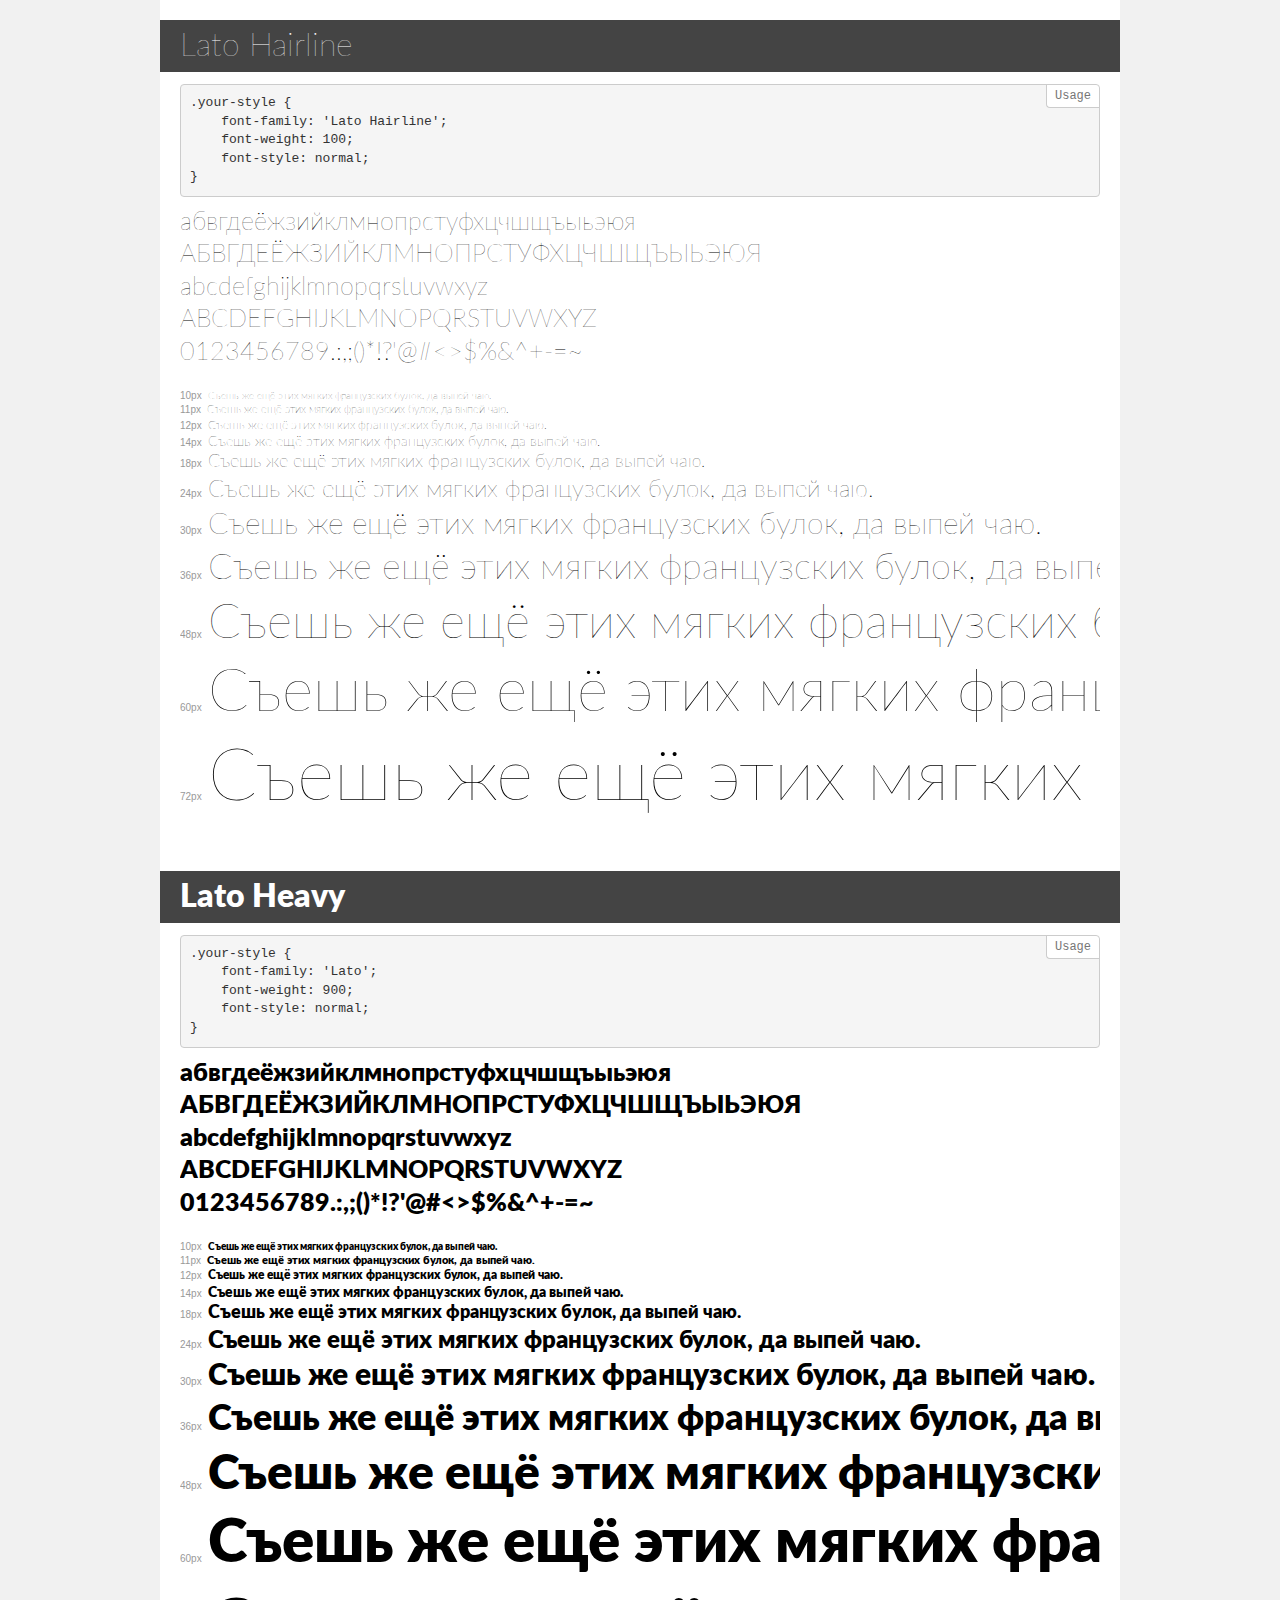
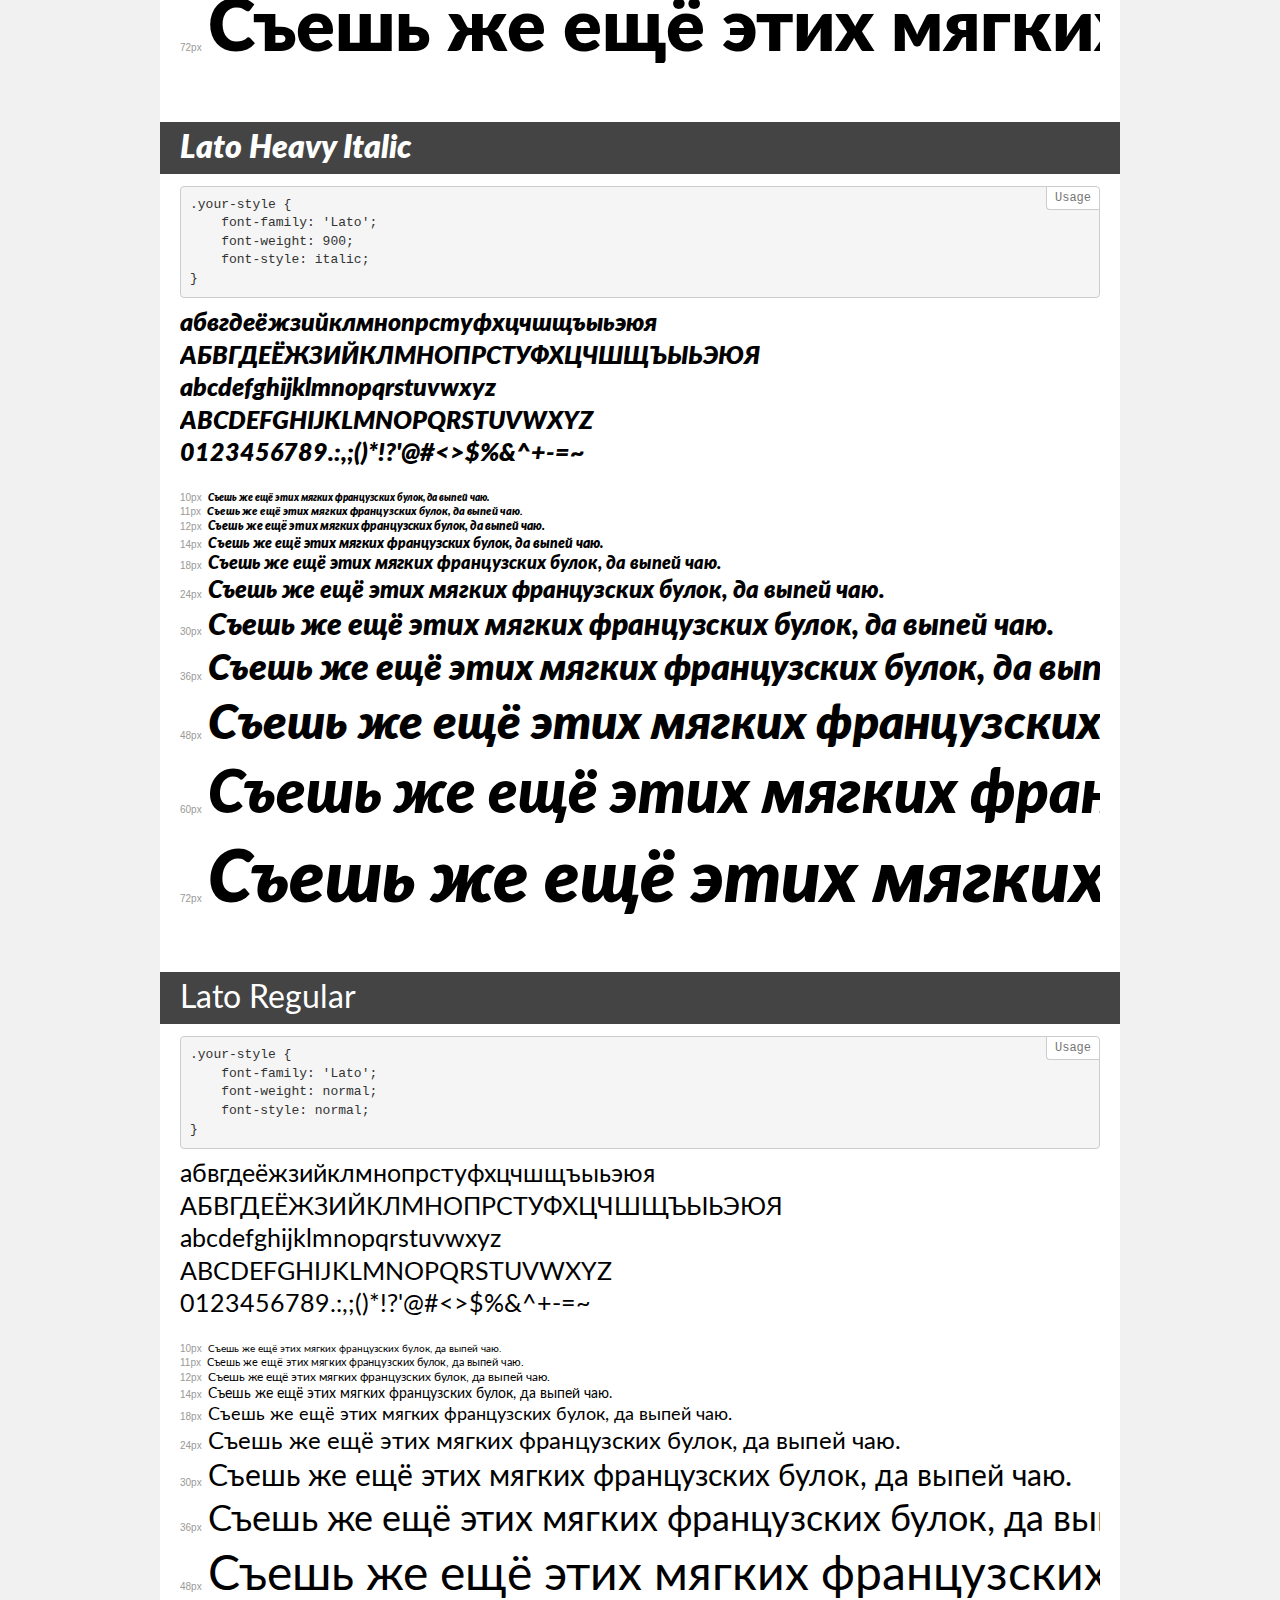
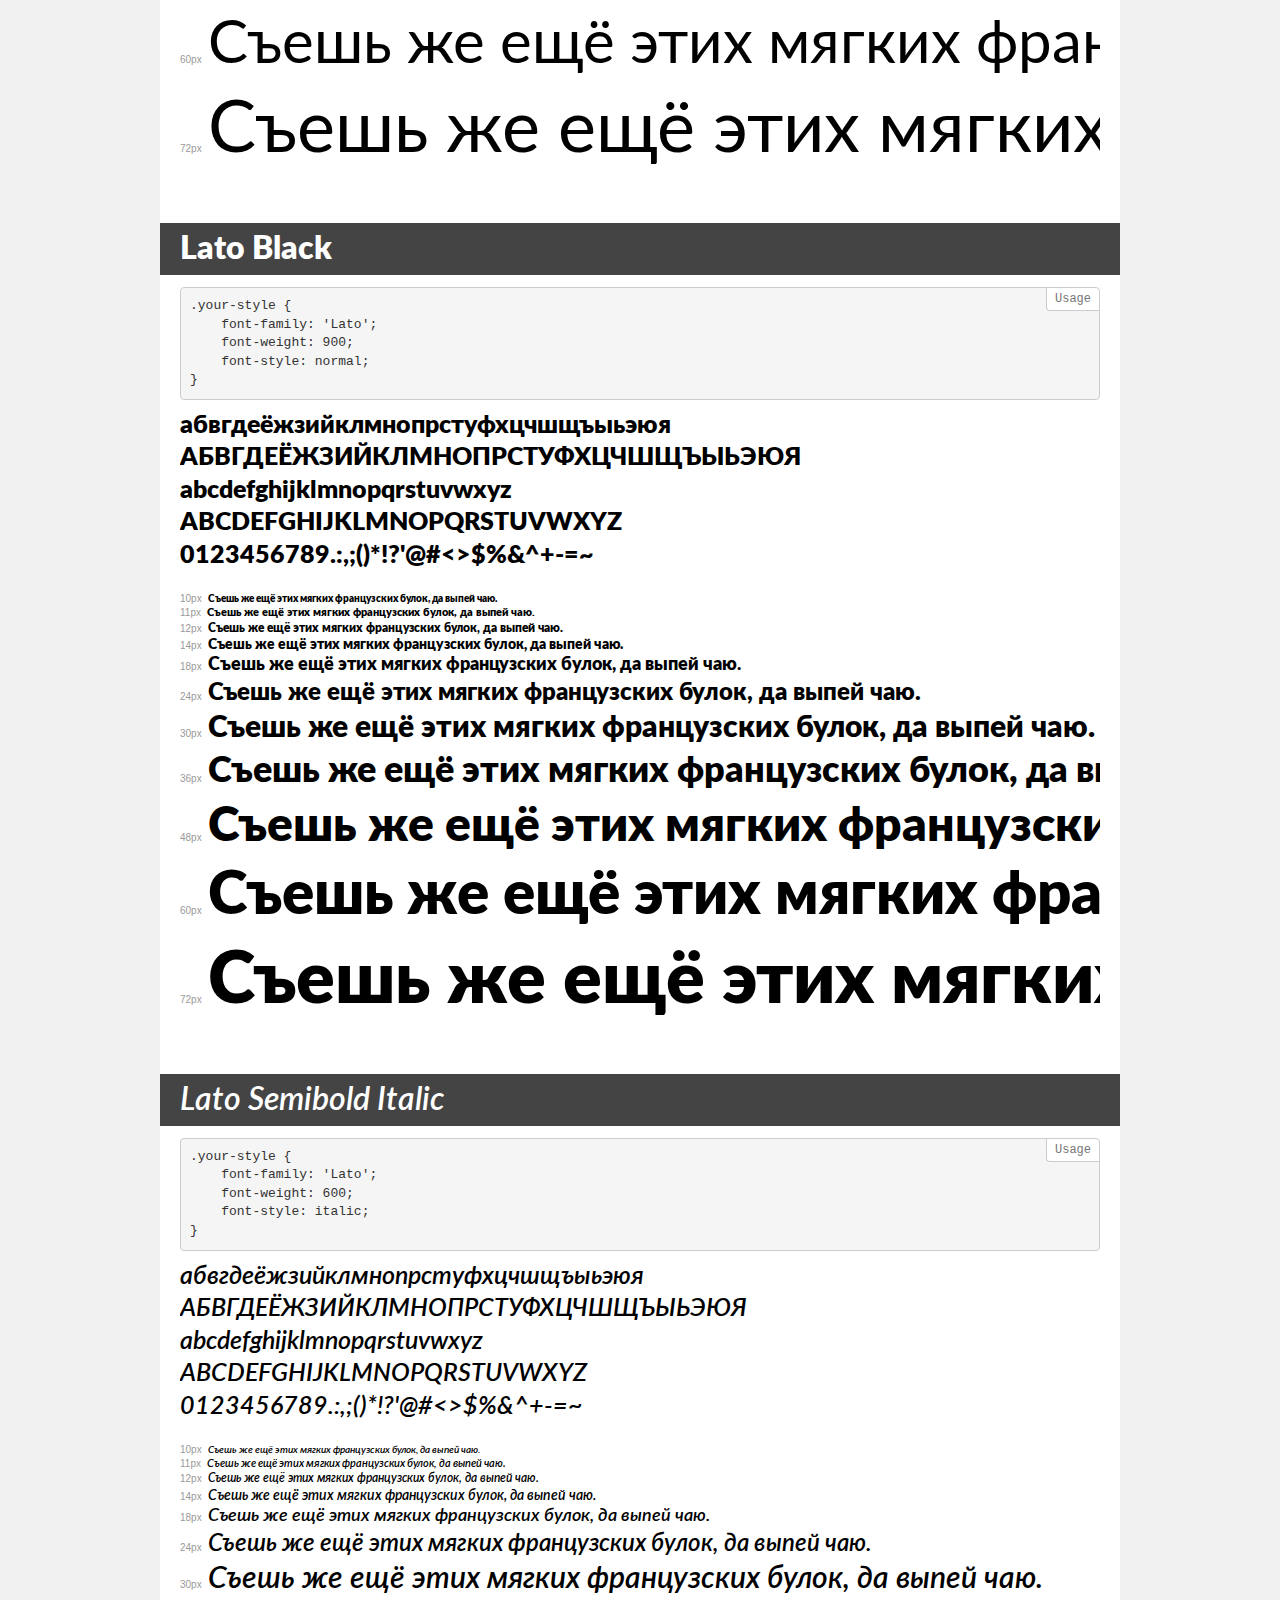
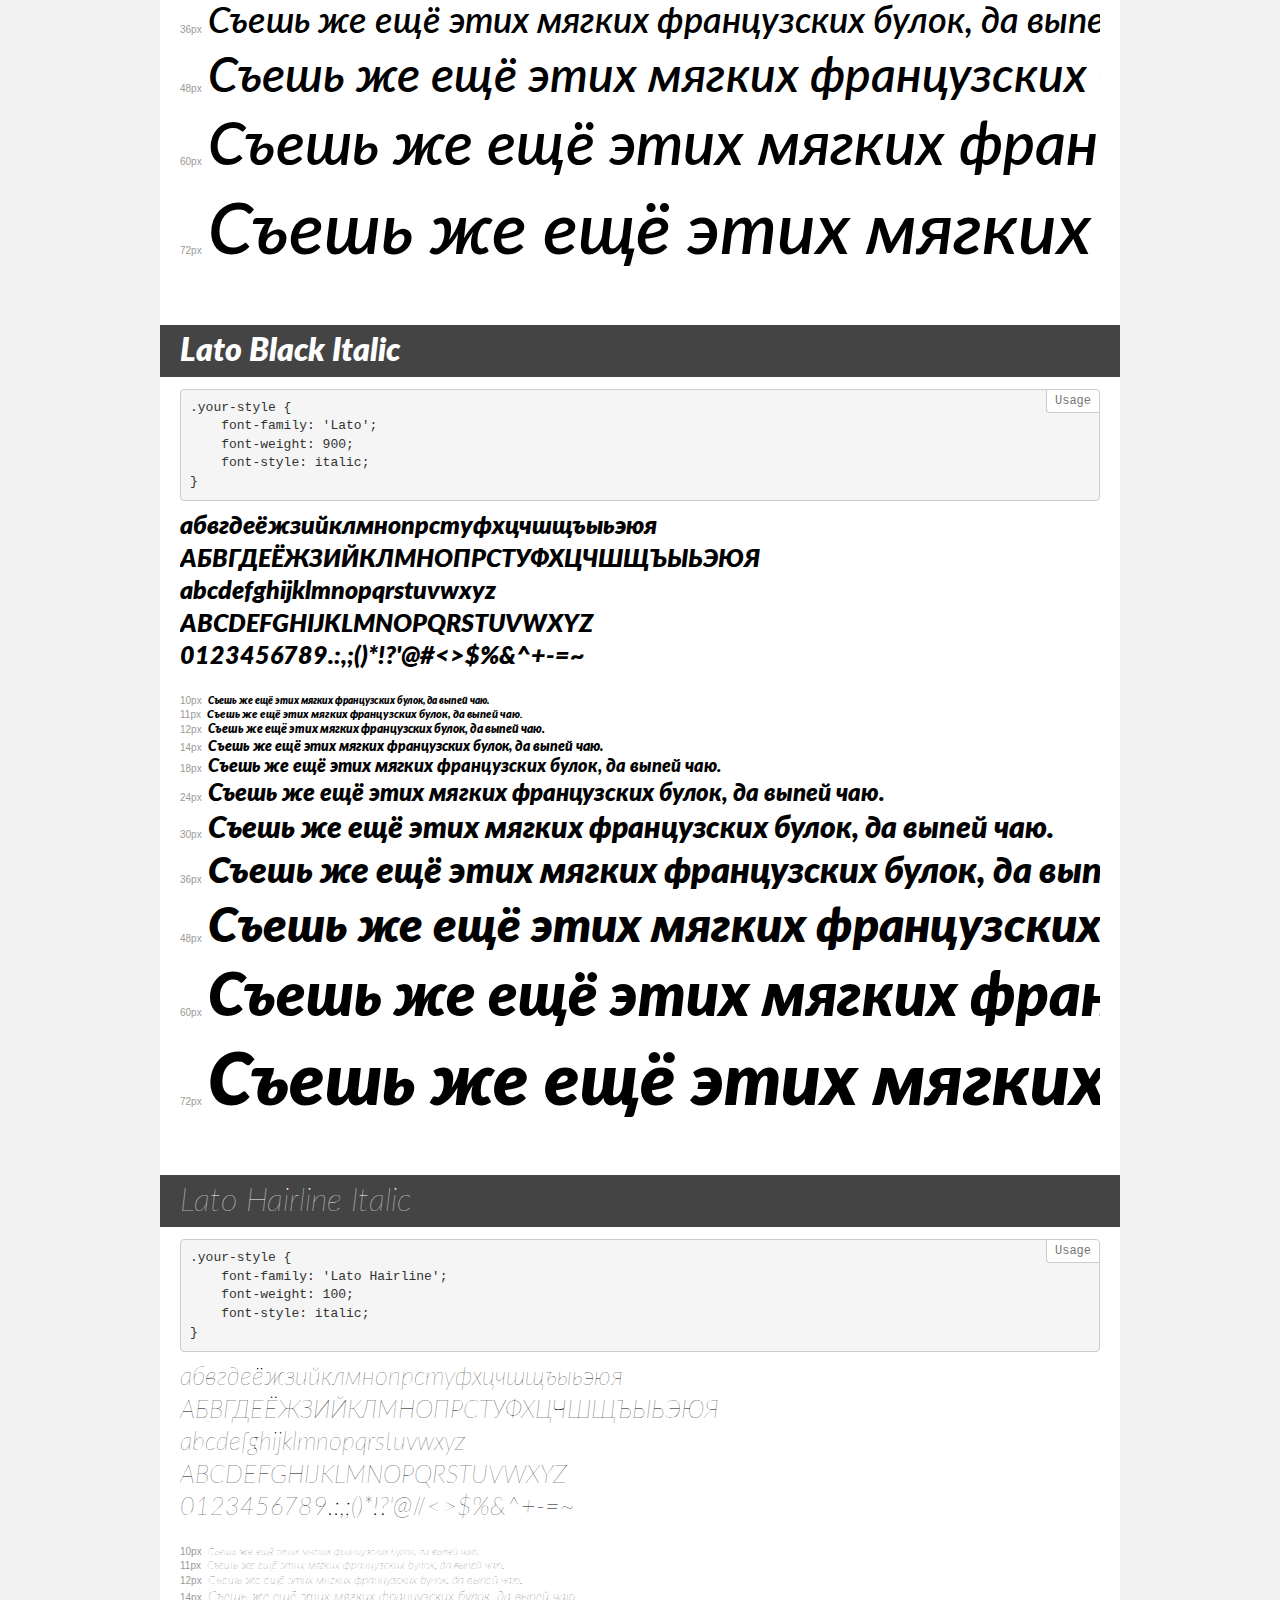
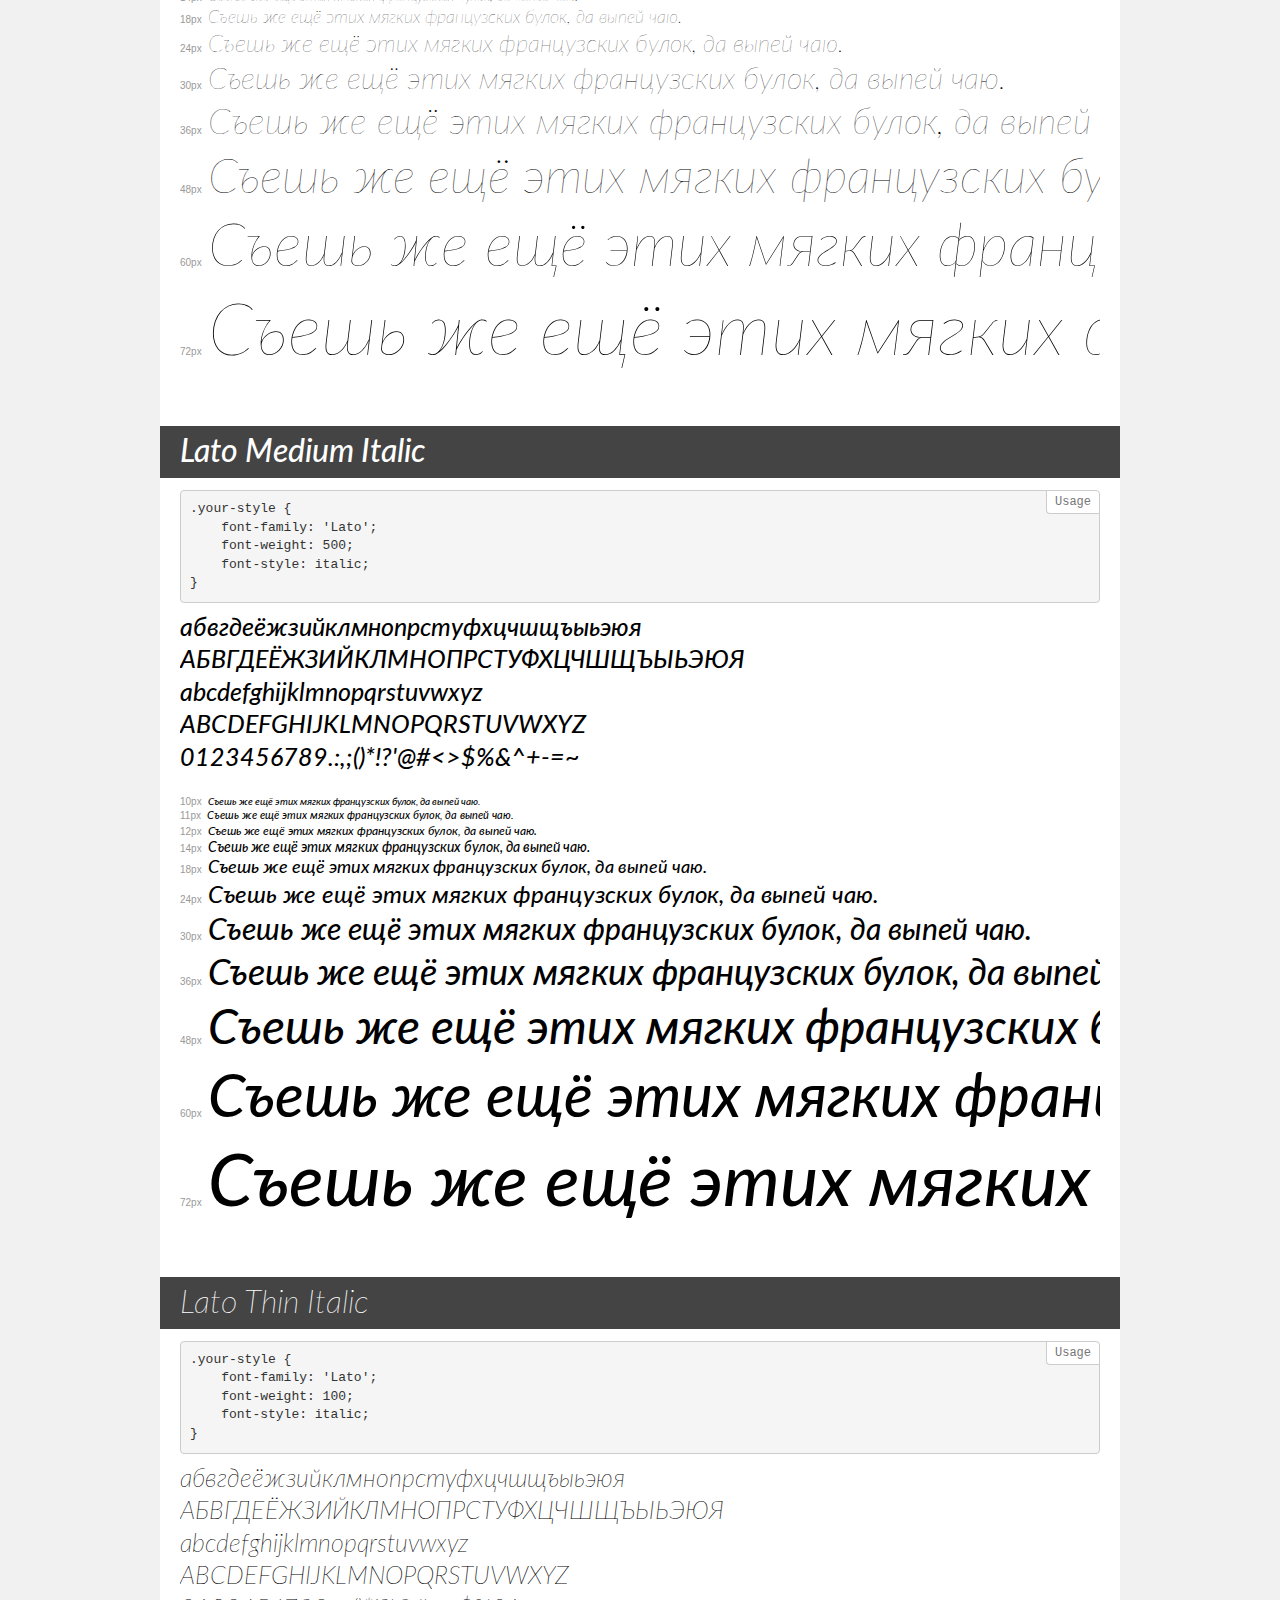
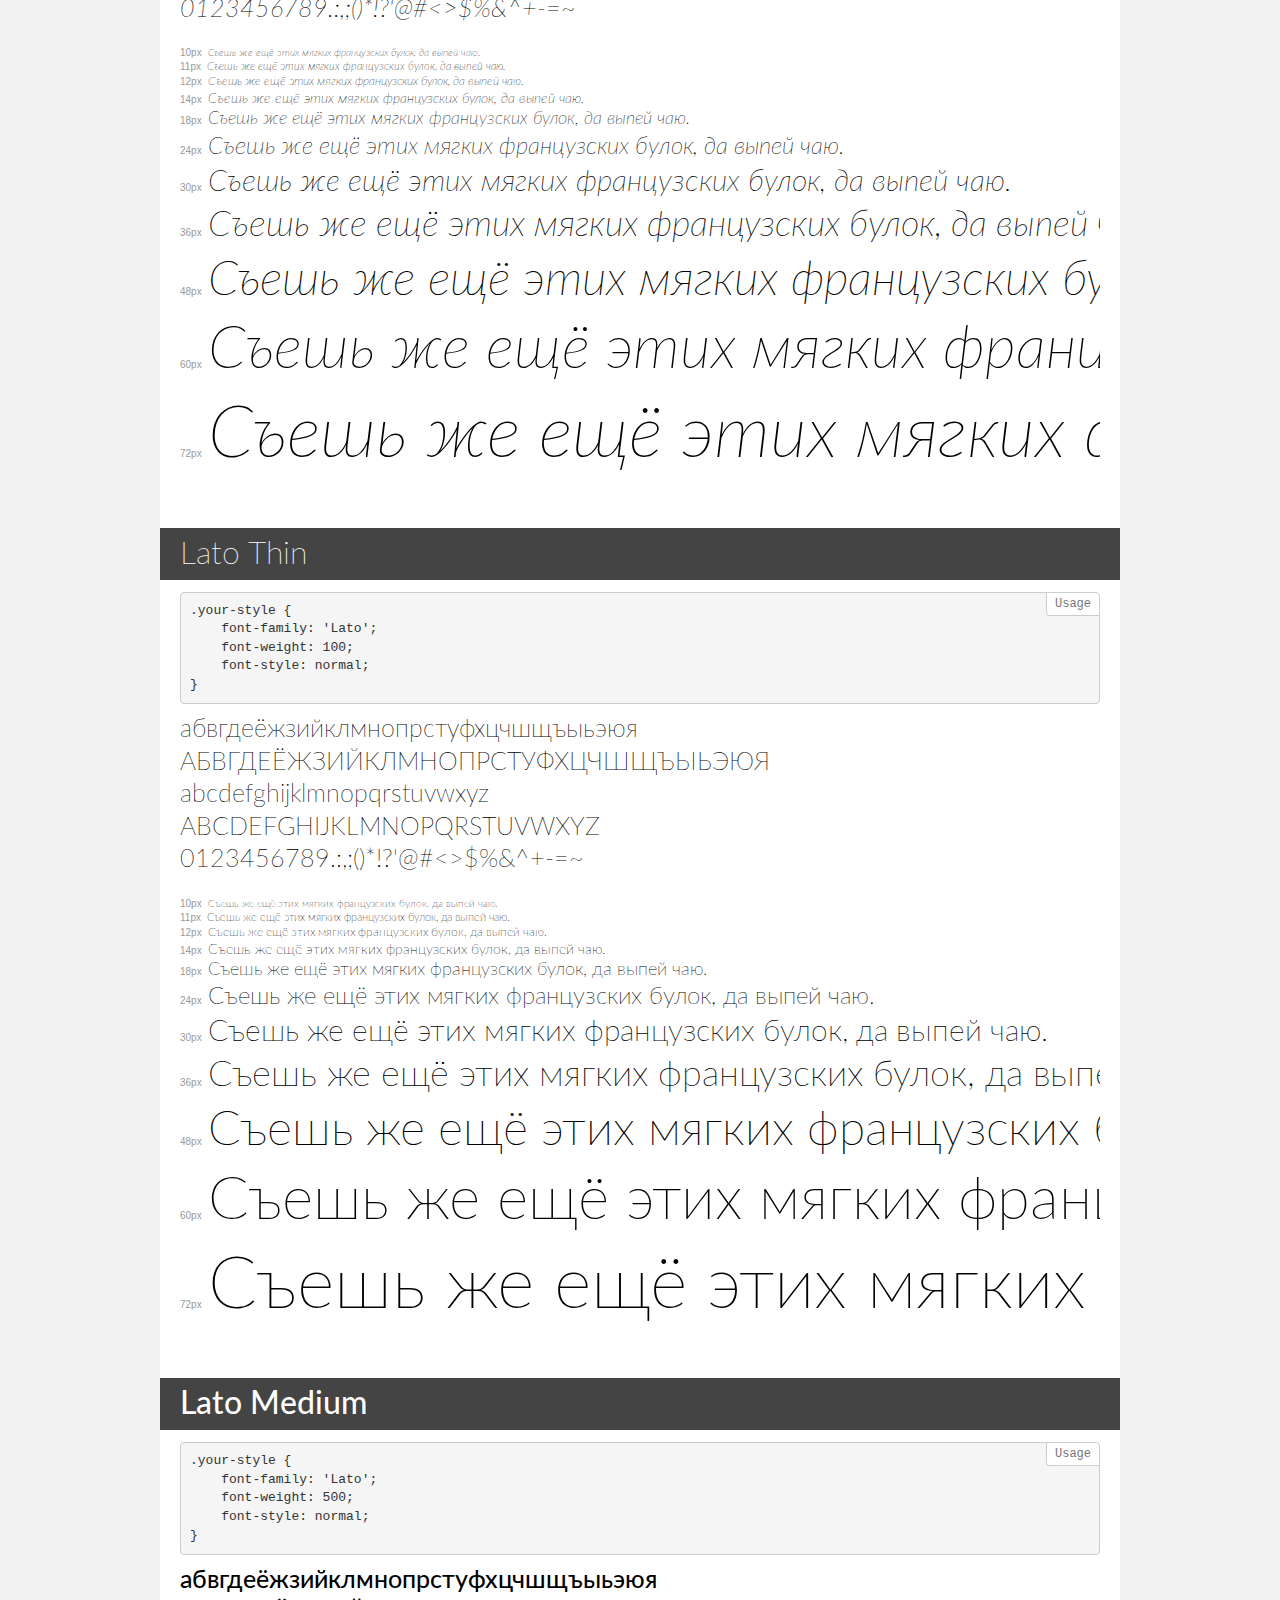
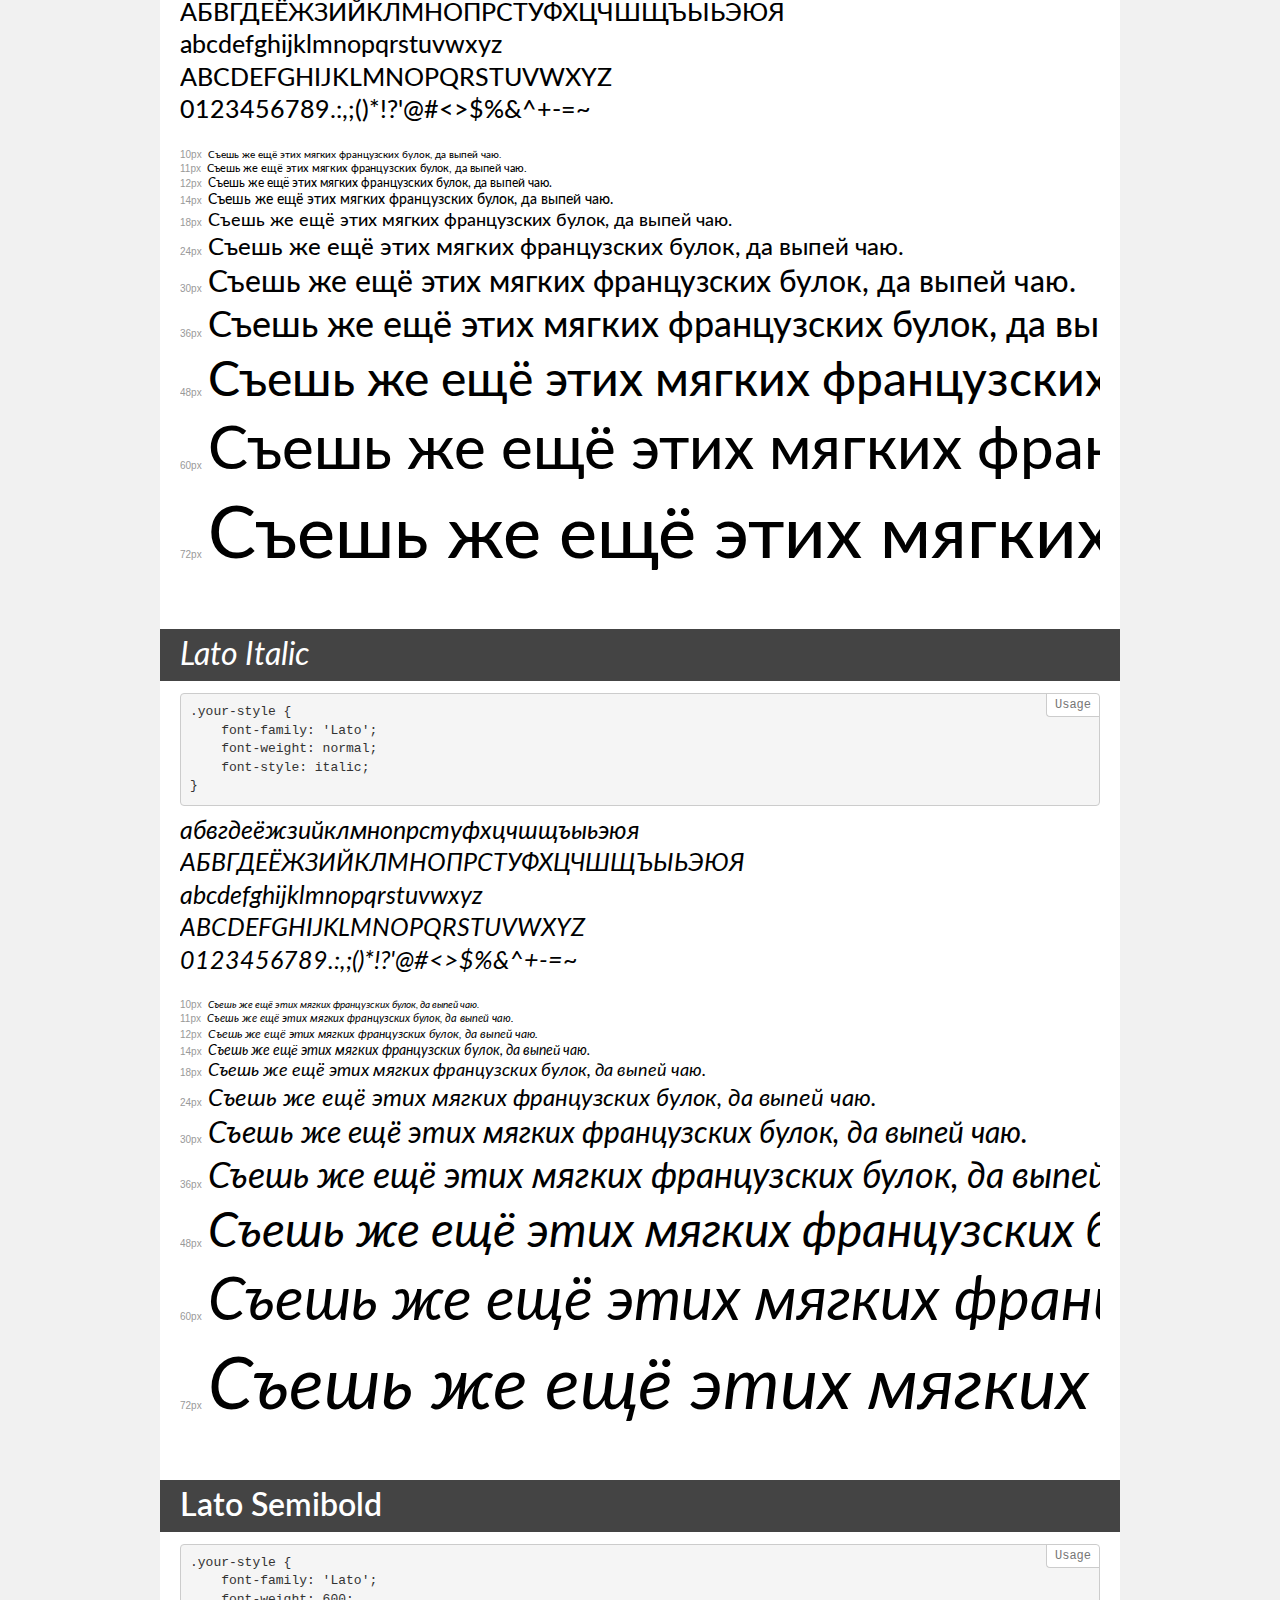
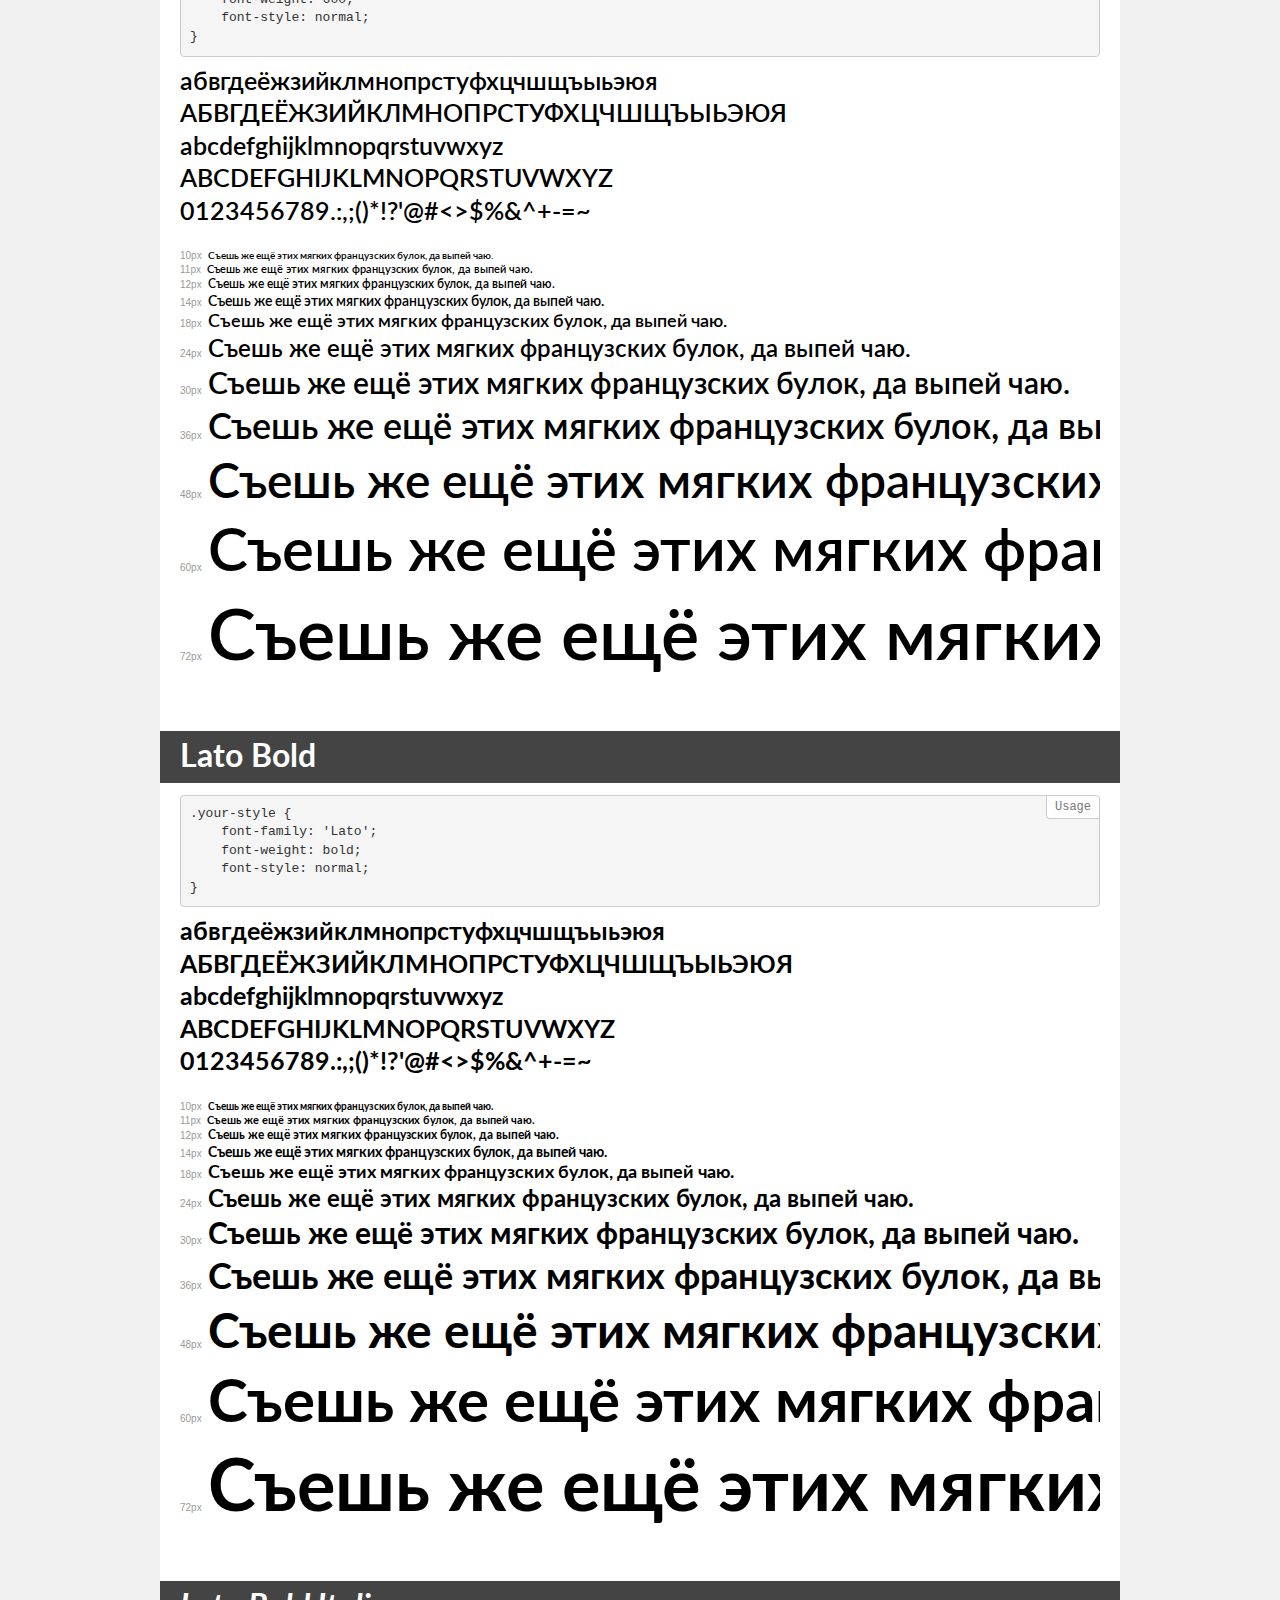
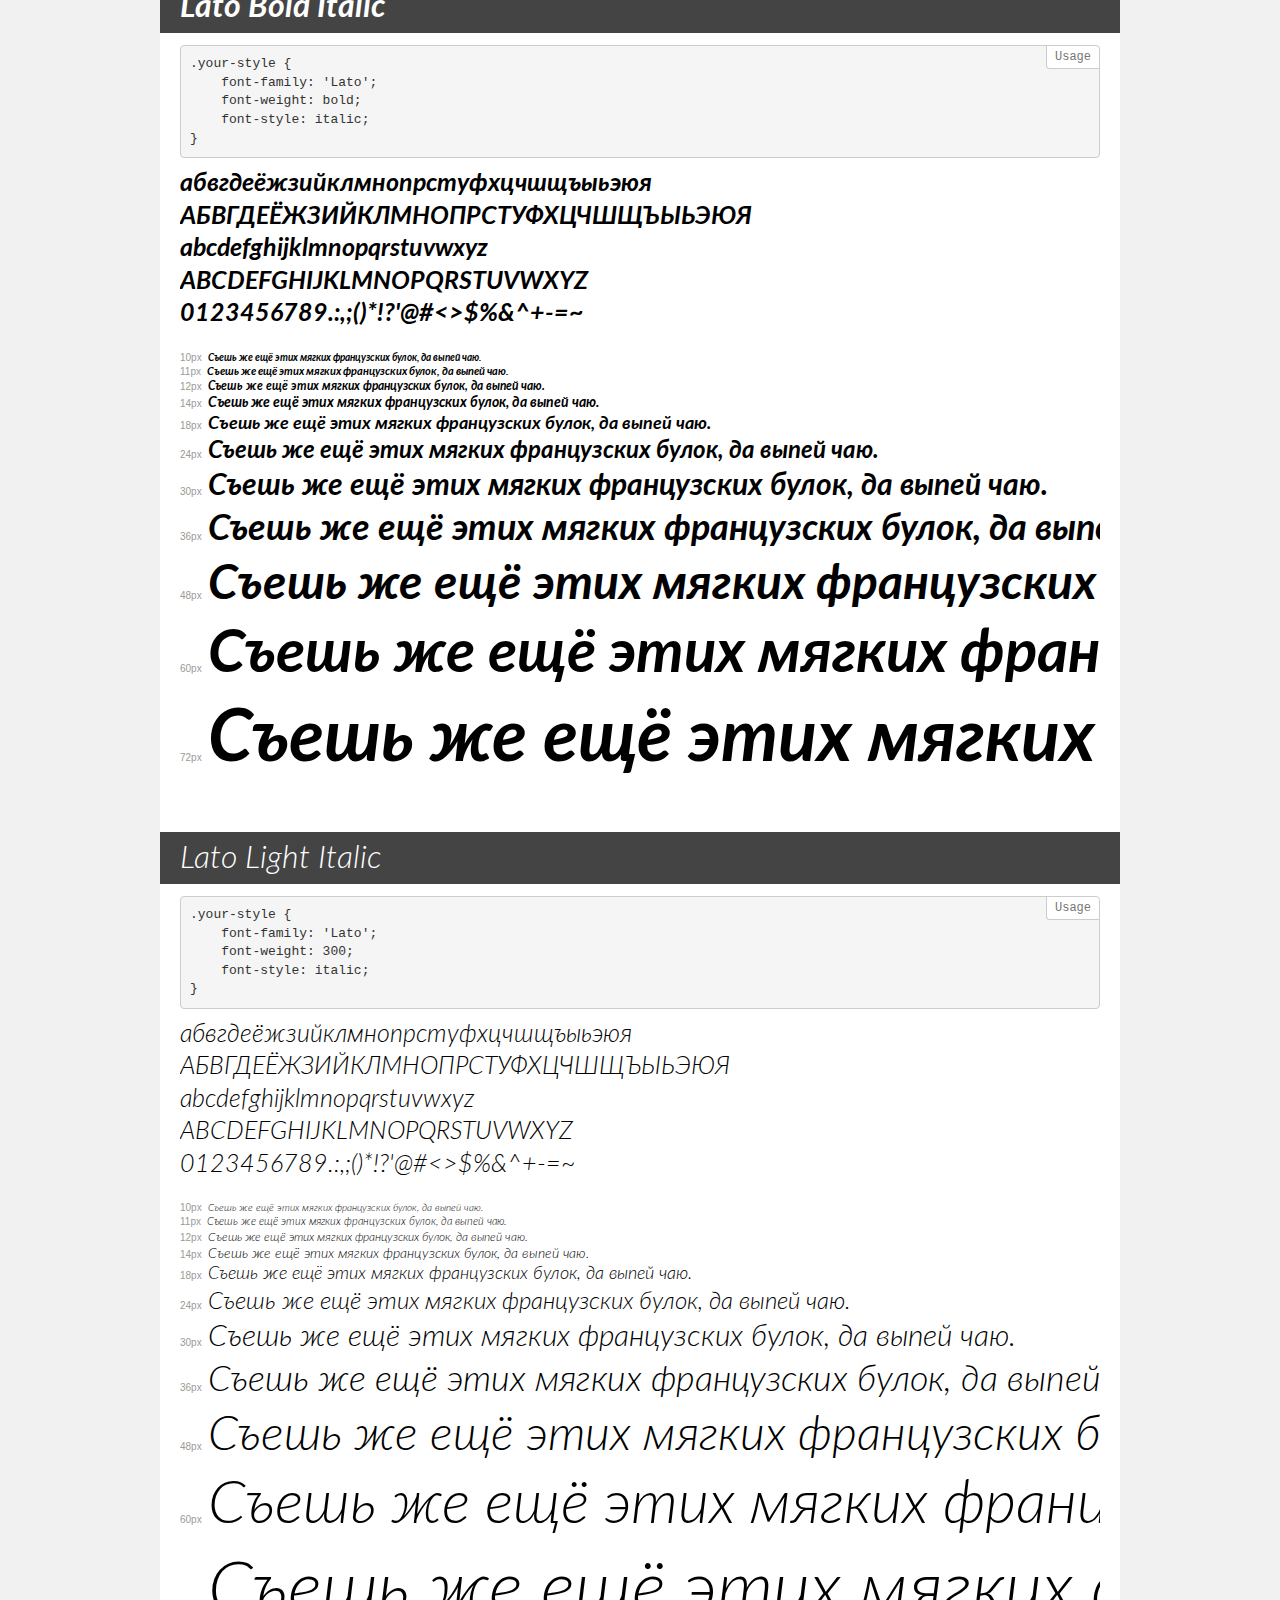
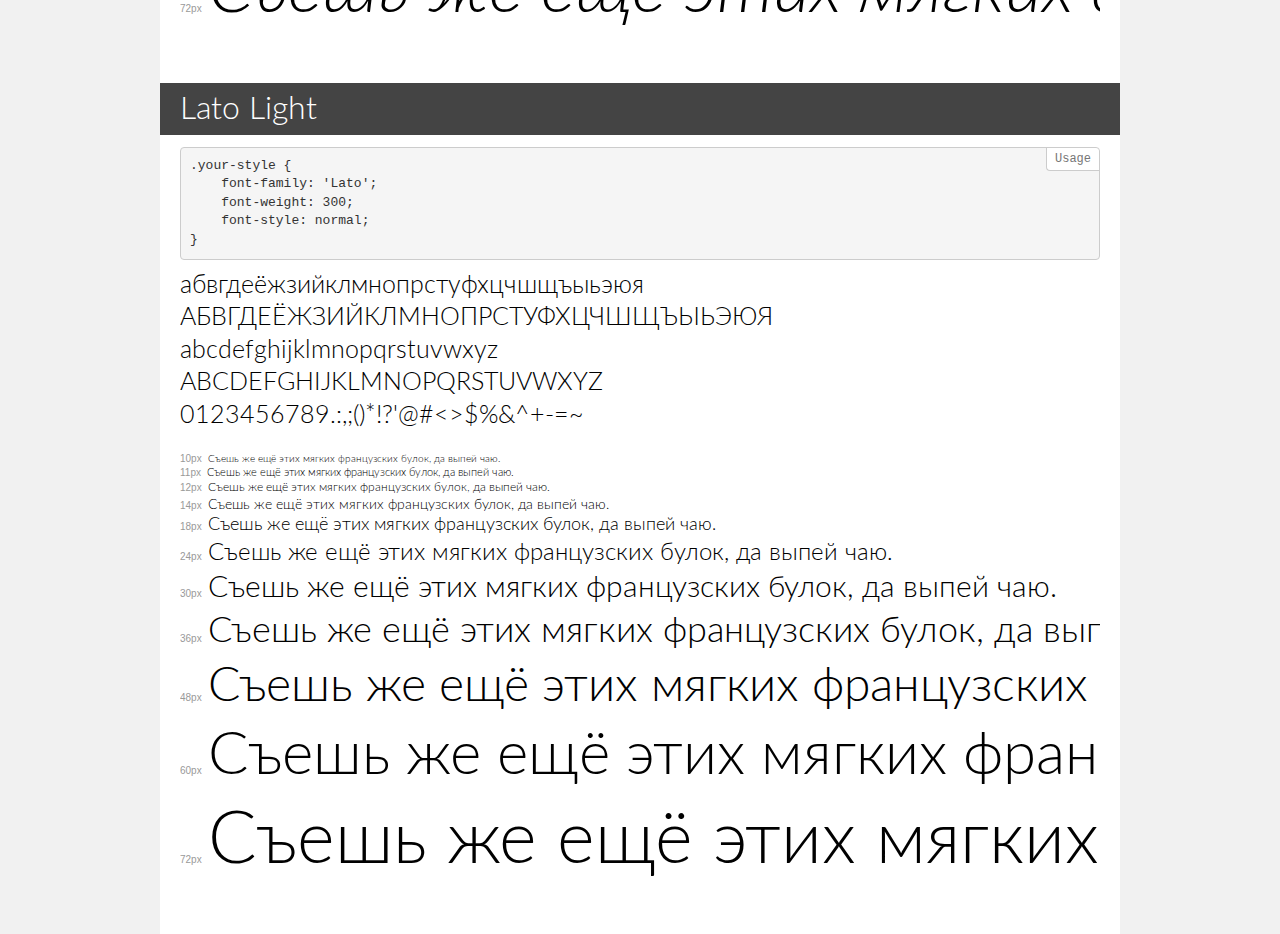
<file: task-10-homepage/fonts/Lato/demo.html>
<!DOCTYPE html>
<html>
<head>
    <meta charset="utf-8">
    <meta http-equiv="X-UA-Compatible" content="IE=edge">
    <meta name="viewport" content="width=device-width, initial-scale=1">
    <meta name="robots" content="noindex, noarchive">
    <title>Transfonter demo</title>
    <link href="stylesheet.css" rel="stylesheet">
    <style>
        /*
        http://meyerweb.com/eric/tools/css/reset/
        v2.0 | 20110126
        License: none (public domain)
        */
        html, body, div, span, applet, object, iframe,
        h1, h2, h3, h4, h5, h6, p, blockquote, pre,
        a, abbr, acronym, address, big, cite, code,
        del, dfn, em, img, ins, kbd, q, s, samp,
        small, strike, strong, sub, sup, tt, var,
        b, u, i, center,
        dl, dt, dd, ol, ul, li,
        fieldset, form, label, legend,
        table, caption, tbody, tfoot, thead, tr, th, td,
        article, aside, canvas, details, embed,
        figure, figcaption, footer, header, hgroup,
        menu, nav, output, ruby, section, summary,
        time, mark, audio, video {
            margin: 0;
            padding: 0;
            border: 0;
            font-size: 100%;
            font: inherit;
            vertical-align: baseline;
        }
        /* HTML5 display-role reset for older browsers */
        article, aside, details, figcaption, figure,
        footer, header, hgroup, menu, nav, section {
            display: block;
        }
        body {
            line-height: 1;
        }
        ol, ul {
            list-style: none;
        }
        blockquote, q {
            quotes: none;
        }
        blockquote:before, blockquote:after,
        q:before, q:after {
            content: '';
            content: none;
        }
        table {
            border-collapse: collapse;
            border-spacing: 0;
        }
        /* common styles */
        body {
            background: #f1f1f1;
            color: #000;
        }
        .page {
            background: #fff;
            width: 920px;
            margin: 0 auto;
            padding: 20px 20px 0 20px;
            overflow: hidden;
        }
        .font-container {
            overflow-x: auto;
            overflow-y: hidden;
            margin-bottom: 40px;
            line-height: 1.3;
            white-space: nowrap;
            padding-bottom: 5px;
        }
        h1 {
            position: relative;
            background: #444;
            font-size: 32px;
            color: #fff;
            padding: 10px 20px;
            margin: 0 -20px 12px -20px;
        }
        .letters {
            font-size: 25px;
            margin-bottom: 20px;
        }
        .s10:before {
            content: '10px';
        }
        .s11:before {
            content: '11px';
        }
        .s12:before {
            content: '12px';
        }
        .s14:before {
            content: '14px';
        }
        .s18:before {
            content: '18px';
        }
        .s24:before {
            content: '24px';
        }
        .s30:before {
            content: '30px';
        }
        .s36:before {
            content: '36px';
        }
        .s48:before {
            content: '48px';
        }
        .s60:before {
            content: '60px';
        }
        .s72:before {
            content: '72px';
        }
        .s10:before, .s11:before, .s12:before, .s14:before,
        .s18:before, .s24:before, .s30:before, .s36:before,
        .s48:before, .s60:before, .s72:before {
            font-family: Arial, sans-serif;
            font-size: 10px;
            font-weight: normal;
            font-style: normal;
            color: #999;
            padding-right: 6px;
        }
        pre {
            display: block;
            position: relative;
            padding: 9px;
            margin: 0 0 10px;
            font-family: Monaco, Menlo, Consolas, "Courier New", monospace !important;
            font-size: 13px;
            line-height: 1.428571429;
            color: #333;
            font-weight: normal !important;
            font-style: normal !important;
            background-color: #f5f5f5;
            border: 1px solid #ccc;
            overflow-x: auto;
            border-radius: 4px;
        }
        pre:after {
            display: block;
            position: absolute;
            right: 0;
            top: 0;
            content: 'Usage';
            line-height: 1;
            padding: 5px 8px;
            font-size: 12px;
            color: #767676;
            background-color: #fff;
            border: 1px solid #ccc;
            border-right: none;
            border-top: none;
            border-radius: 0 4px 0 4px;
            z-index: 10;
        }
        /* responsive */
        @media (max-width: 959px) {
            .page {
                width: auto;
                margin: 0;
            }
        }
    </style>
</head>
<body>
<div class="page">
    <div class="demo" style="font-family: 'Lato Hairline'; font-weight: 100; font-style: normal;">
        <h1>Lato Hairline</h1>
        <pre>.your-style {
    font-family: 'Lato Hairline';
    font-weight: 100;
    font-style: normal;
}</pre>
        <div class="font-container">
            <p class="letters">
                абвгдеёжзийклмнопрстуфхцчшщъыьэюя<br>
АБВГДЕЁЖЗИЙКЛМНОПРСТУФХЦЧШЩЪЫЬЭЮЯ<br>
abcdefghijklmnopqrstuvwxyz<br>
ABCDEFGHIJKLMNOPQRSTUVWXYZ<br>
                0123456789.:,;()*!?'@#<>$%&^+-=~
            </p>
            <p class="s10" style="font-size: 10px;">Съешь же ещё этих мягких французских булок, да выпей чаю.</p>
            <p class="s11" style="font-size: 11px;">Съешь же ещё этих мягких французских булок, да выпей чаю.</p>
            <p class="s12" style="font-size: 12px;">Съешь же ещё этих мягких французских булок, да выпей чаю.</p>
            <p class="s14" style="font-size: 14px;">Съешь же ещё этих мягких французских булок, да выпей чаю.</p>
            <p class="s18" style="font-size: 18px;">Съешь же ещё этих мягких французских булок, да выпей чаю.</p>
            <p class="s24" style="font-size: 24px;">Съешь же ещё этих мягких французских булок, да выпей чаю.</p>
            <p class="s30" style="font-size: 30px;">Съешь же ещё этих мягких французских булок, да выпей чаю.</p>
            <p class="s36" style="font-size: 36px;">Съешь же ещё этих мягких французских булок, да выпей чаю.</p>
            <p class="s48" style="font-size: 48px;">Съешь же ещё этих мягких французских булок, да выпей чаю.</p>
            <p class="s60" style="font-size: 60px;">Съешь же ещё этих мягких французских булок, да выпей чаю.</p>
            <p class="s72" style="font-size: 72px;">Съешь же ещё этих мягких французских булок, да выпей чаю.</p>
        </div>
    </div>
    <div class="demo" style="font-family: 'Lato'; font-weight: 900; font-style: normal;">
        <h1>Lato Heavy</h1>
        <pre>.your-style {
    font-family: 'Lato';
    font-weight: 900;
    font-style: normal;
}</pre>
        <div class="font-container">
            <p class="letters">
                абвгдеёжзийклмнопрстуфхцчшщъыьэюя<br>
АБВГДЕЁЖЗИЙКЛМНОПРСТУФХЦЧШЩЪЫЬЭЮЯ<br>
abcdefghijklmnopqrstuvwxyz<br>
ABCDEFGHIJKLMNOPQRSTUVWXYZ<br>
                0123456789.:,;()*!?'@#<>$%&^+-=~
            </p>
            <p class="s10" style="font-size: 10px;">Съешь же ещё этих мягких французских булок, да выпей чаю.</p>
            <p class="s11" style="font-size: 11px;">Съешь же ещё этих мягких французских булок, да выпей чаю.</p>
            <p class="s12" style="font-size: 12px;">Съешь же ещё этих мягких французских булок, да выпей чаю.</p>
            <p class="s14" style="font-size: 14px;">Съешь же ещё этих мягких французских булок, да выпей чаю.</p>
            <p class="s18" style="font-size: 18px;">Съешь же ещё этих мягких французских булок, да выпей чаю.</p>
            <p class="s24" style="font-size: 24px;">Съешь же ещё этих мягких французских булок, да выпей чаю.</p>
            <p class="s30" style="font-size: 30px;">Съешь же ещё этих мягких французских булок, да выпей чаю.</p>
            <p class="s36" style="font-size: 36px;">Съешь же ещё этих мягких французских булок, да выпей чаю.</p>
            <p class="s48" style="font-size: 48px;">Съешь же ещё этих мягких французских булок, да выпей чаю.</p>
            <p class="s60" style="font-size: 60px;">Съешь же ещё этих мягких французских булок, да выпей чаю.</p>
            <p class="s72" style="font-size: 72px;">Съешь же ещё этих мягких французских булок, да выпей чаю.</p>
        </div>
    </div>
    <div class="demo" style="font-family: 'Lato'; font-weight: 900; font-style: italic;">
        <h1>Lato Heavy Italic</h1>
        <pre>.your-style {
    font-family: 'Lato';
    font-weight: 900;
    font-style: italic;
}</pre>
        <div class="font-container">
            <p class="letters">
                абвгдеёжзийклмнопрстуфхцчшщъыьэюя<br>
АБВГДЕЁЖЗИЙКЛМНОПРСТУФХЦЧШЩЪЫЬЭЮЯ<br>
abcdefghijklmnopqrstuvwxyz<br>
ABCDEFGHIJKLMNOPQRSTUVWXYZ<br>
                0123456789.:,;()*!?'@#<>$%&^+-=~
            </p>
            <p class="s10" style="font-size: 10px;">Съешь же ещё этих мягких французских булок, да выпей чаю.</p>
            <p class="s11" style="font-size: 11px;">Съешь же ещё этих мягких французских булок, да выпей чаю.</p>
            <p class="s12" style="font-size: 12px;">Съешь же ещё этих мягких французских булок, да выпей чаю.</p>
            <p class="s14" style="font-size: 14px;">Съешь же ещё этих мягких французских булок, да выпей чаю.</p>
            <p class="s18" style="font-size: 18px;">Съешь же ещё этих мягких французских булок, да выпей чаю.</p>
            <p class="s24" style="font-size: 24px;">Съешь же ещё этих мягких французских булок, да выпей чаю.</p>
            <p class="s30" style="font-size: 30px;">Съешь же ещё этих мягких французских булок, да выпей чаю.</p>
            <p class="s36" style="font-size: 36px;">Съешь же ещё этих мягких французских булок, да выпей чаю.</p>
            <p class="s48" style="font-size: 48px;">Съешь же ещё этих мягких французских булок, да выпей чаю.</p>
            <p class="s60" style="font-size: 60px;">Съешь же ещё этих мягких французских булок, да выпей чаю.</p>
            <p class="s72" style="font-size: 72px;">Съешь же ещё этих мягких французских булок, да выпей чаю.</p>
        </div>
    </div>
    <div class="demo" style="font-family: 'Lato'; font-weight: normal; font-style: normal;">
        <h1>Lato Regular</h1>
        <pre>.your-style {
    font-family: 'Lato';
    font-weight: normal;
    font-style: normal;
}</pre>
        <div class="font-container">
            <p class="letters">
                абвгдеёжзийклмнопрстуфхцчшщъыьэюя<br>
АБВГДЕЁЖЗИЙКЛМНОПРСТУФХЦЧШЩЪЫЬЭЮЯ<br>
abcdefghijklmnopqrstuvwxyz<br>
ABCDEFGHIJKLMNOPQRSTUVWXYZ<br>
                0123456789.:,;()*!?'@#<>$%&^+-=~
            </p>
            <p class="s10" style="font-size: 10px;">Съешь же ещё этих мягких французских булок, да выпей чаю.</p>
            <p class="s11" style="font-size: 11px;">Съешь же ещё этих мягких французских булок, да выпей чаю.</p>
            <p class="s12" style="font-size: 12px;">Съешь же ещё этих мягких французских булок, да выпей чаю.</p>
            <p class="s14" style="font-size: 14px;">Съешь же ещё этих мягких французских булок, да выпей чаю.</p>
            <p class="s18" style="font-size: 18px;">Съешь же ещё этих мягких французских булок, да выпей чаю.</p>
            <p class="s24" style="font-size: 24px;">Съешь же ещё этих мягких французских булок, да выпей чаю.</p>
            <p class="s30" style="font-size: 30px;">Съешь же ещё этих мягких французских булок, да выпей чаю.</p>
            <p class="s36" style="font-size: 36px;">Съешь же ещё этих мягких французских булок, да выпей чаю.</p>
            <p class="s48" style="font-size: 48px;">Съешь же ещё этих мягких французских булок, да выпей чаю.</p>
            <p class="s60" style="font-size: 60px;">Съешь же ещё этих мягких французских булок, да выпей чаю.</p>
            <p class="s72" style="font-size: 72px;">Съешь же ещё этих мягких французских булок, да выпей чаю.</p>
        </div>
    </div>
    <div class="demo" style="font-family: 'Lato'; font-weight: 900; font-style: normal;">
        <h1>Lato Black</h1>
        <pre>.your-style {
    font-family: 'Lato';
    font-weight: 900;
    font-style: normal;
}</pre>
        <div class="font-container">
            <p class="letters">
                абвгдеёжзийклмнопрстуфхцчшщъыьэюя<br>
АБВГДЕЁЖЗИЙКЛМНОПРСТУФХЦЧШЩЪЫЬЭЮЯ<br>
abcdefghijklmnopqrstuvwxyz<br>
ABCDEFGHIJKLMNOPQRSTUVWXYZ<br>
                0123456789.:,;()*!?'@#<>$%&^+-=~
            </p>
            <p class="s10" style="font-size: 10px;">Съешь же ещё этих мягких французских булок, да выпей чаю.</p>
            <p class="s11" style="font-size: 11px;">Съешь же ещё этих мягких французских булок, да выпей чаю.</p>
            <p class="s12" style="font-size: 12px;">Съешь же ещё этих мягких французских булок, да выпей чаю.</p>
            <p class="s14" style="font-size: 14px;">Съешь же ещё этих мягких французских булок, да выпей чаю.</p>
            <p class="s18" style="font-size: 18px;">Съешь же ещё этих мягких французских булок, да выпей чаю.</p>
            <p class="s24" style="font-size: 24px;">Съешь же ещё этих мягких французских булок, да выпей чаю.</p>
            <p class="s30" style="font-size: 30px;">Съешь же ещё этих мягких французских булок, да выпей чаю.</p>
            <p class="s36" style="font-size: 36px;">Съешь же ещё этих мягких французских булок, да выпей чаю.</p>
            <p class="s48" style="font-size: 48px;">Съешь же ещё этих мягких французских булок, да выпей чаю.</p>
            <p class="s60" style="font-size: 60px;">Съешь же ещё этих мягких французских булок, да выпей чаю.</p>
            <p class="s72" style="font-size: 72px;">Съешь же ещё этих мягких французских булок, да выпей чаю.</p>
        </div>
    </div>
    <div class="demo" style="font-family: 'Lato'; font-weight: 600; font-style: italic;">
        <h1>Lato Semibold Italic</h1>
        <pre>.your-style {
    font-family: 'Lato';
    font-weight: 600;
    font-style: italic;
}</pre>
        <div class="font-container">
            <p class="letters">
                абвгдеёжзийклмнопрстуфхцчшщъыьэюя<br>
АБВГДЕЁЖЗИЙКЛМНОПРСТУФХЦЧШЩЪЫЬЭЮЯ<br>
abcdefghijklmnopqrstuvwxyz<br>
ABCDEFGHIJKLMNOPQRSTUVWXYZ<br>
                0123456789.:,;()*!?'@#<>$%&^+-=~
            </p>
            <p class="s10" style="font-size: 10px;">Съешь же ещё этих мягких французских булок, да выпей чаю.</p>
            <p class="s11" style="font-size: 11px;">Съешь же ещё этих мягких французских булок, да выпей чаю.</p>
            <p class="s12" style="font-size: 12px;">Съешь же ещё этих мягких французских булок, да выпей чаю.</p>
            <p class="s14" style="font-size: 14px;">Съешь же ещё этих мягких французских булок, да выпей чаю.</p>
            <p class="s18" style="font-size: 18px;">Съешь же ещё этих мягких французских булок, да выпей чаю.</p>
            <p class="s24" style="font-size: 24px;">Съешь же ещё этих мягких французских булок, да выпей чаю.</p>
            <p class="s30" style="font-size: 30px;">Съешь же ещё этих мягких французских булок, да выпей чаю.</p>
            <p class="s36" style="font-size: 36px;">Съешь же ещё этих мягких французских булок, да выпей чаю.</p>
            <p class="s48" style="font-size: 48px;">Съешь же ещё этих мягких французских булок, да выпей чаю.</p>
            <p class="s60" style="font-size: 60px;">Съешь же ещё этих мягких французских булок, да выпей чаю.</p>
            <p class="s72" style="font-size: 72px;">Съешь же ещё этих мягких французских булок, да выпей чаю.</p>
        </div>
    </div>
    <div class="demo" style="font-family: 'Lato'; font-weight: 900; font-style: italic;">
        <h1>Lato Black Italic</h1>
        <pre>.your-style {
    font-family: 'Lato';
    font-weight: 900;
    font-style: italic;
}</pre>
        <div class="font-container">
            <p class="letters">
                абвгдеёжзийклмнопрстуфхцчшщъыьэюя<br>
АБВГДЕЁЖЗИЙКЛМНОПРСТУФХЦЧШЩЪЫЬЭЮЯ<br>
abcdefghijklmnopqrstuvwxyz<br>
ABCDEFGHIJKLMNOPQRSTUVWXYZ<br>
                0123456789.:,;()*!?'@#<>$%&^+-=~
            </p>
            <p class="s10" style="font-size: 10px;">Съешь же ещё этих мягких французских булок, да выпей чаю.</p>
            <p class="s11" style="font-size: 11px;">Съешь же ещё этих мягких французских булок, да выпей чаю.</p>
            <p class="s12" style="font-size: 12px;">Съешь же ещё этих мягких французских булок, да выпей чаю.</p>
            <p class="s14" style="font-size: 14px;">Съешь же ещё этих мягких французских булок, да выпей чаю.</p>
            <p class="s18" style="font-size: 18px;">Съешь же ещё этих мягких французских булок, да выпей чаю.</p>
            <p class="s24" style="font-size: 24px;">Съешь же ещё этих мягких французских булок, да выпей чаю.</p>
            <p class="s30" style="font-size: 30px;">Съешь же ещё этих мягких французских булок, да выпей чаю.</p>
            <p class="s36" style="font-size: 36px;">Съешь же ещё этих мягких французских булок, да выпей чаю.</p>
            <p class="s48" style="font-size: 48px;">Съешь же ещё этих мягких французских булок, да выпей чаю.</p>
            <p class="s60" style="font-size: 60px;">Съешь же ещё этих мягких французских булок, да выпей чаю.</p>
            <p class="s72" style="font-size: 72px;">Съешь же ещё этих мягких французских булок, да выпей чаю.</p>
        </div>
    </div>
    <div class="demo" style="font-family: 'Lato Hairline'; font-weight: 100; font-style: italic;">
        <h1>Lato Hairline Italic</h1>
        <pre>.your-style {
    font-family: 'Lato Hairline';
    font-weight: 100;
    font-style: italic;
}</pre>
        <div class="font-container">
            <p class="letters">
                абвгдеёжзийклмнопрстуфхцчшщъыьэюя<br>
АБВГДЕЁЖЗИЙКЛМНОПРСТУФХЦЧШЩЪЫЬЭЮЯ<br>
abcdefghijklmnopqrstuvwxyz<br>
ABCDEFGHIJKLMNOPQRSTUVWXYZ<br>
                0123456789.:,;()*!?'@#<>$%&^+-=~
            </p>
            <p class="s10" style="font-size: 10px;">Съешь же ещё этих мягких французских булок, да выпей чаю.</p>
            <p class="s11" style="font-size: 11px;">Съешь же ещё этих мягких французских булок, да выпей чаю.</p>
            <p class="s12" style="font-size: 12px;">Съешь же ещё этих мягких французских булок, да выпей чаю.</p>
            <p class="s14" style="font-size: 14px;">Съешь же ещё этих мягких французских булок, да выпей чаю.</p>
            <p class="s18" style="font-size: 18px;">Съешь же ещё этих мягких французских булок, да выпей чаю.</p>
            <p class="s24" style="font-size: 24px;">Съешь же ещё этих мягких французских булок, да выпей чаю.</p>
            <p class="s30" style="font-size: 30px;">Съешь же ещё этих мягких французских булок, да выпей чаю.</p>
            <p class="s36" style="font-size: 36px;">Съешь же ещё этих мягких французских булок, да выпей чаю.</p>
            <p class="s48" style="font-size: 48px;">Съешь же ещё этих мягких французских булок, да выпей чаю.</p>
            <p class="s60" style="font-size: 60px;">Съешь же ещё этих мягких французских булок, да выпей чаю.</p>
            <p class="s72" style="font-size: 72px;">Съешь же ещё этих мягких французских булок, да выпей чаю.</p>
        </div>
    </div>
    <div class="demo" style="font-family: 'Lato'; font-weight: 500; font-style: italic;">
        <h1>Lato Medium Italic</h1>
        <pre>.your-style {
    font-family: 'Lato';
    font-weight: 500;
    font-style: italic;
}</pre>
        <div class="font-container">
            <p class="letters">
                абвгдеёжзийклмнопрстуфхцчшщъыьэюя<br>
АБВГДЕЁЖЗИЙКЛМНОПРСТУФХЦЧШЩЪЫЬЭЮЯ<br>
abcdefghijklmnopqrstuvwxyz<br>
ABCDEFGHIJKLMNOPQRSTUVWXYZ<br>
                0123456789.:,;()*!?'@#<>$%&^+-=~
            </p>
            <p class="s10" style="font-size: 10px;">Съешь же ещё этих мягких французских булок, да выпей чаю.</p>
            <p class="s11" style="font-size: 11px;">Съешь же ещё этих мягких французских булок, да выпей чаю.</p>
            <p class="s12" style="font-size: 12px;">Съешь же ещё этих мягких французских булок, да выпей чаю.</p>
            <p class="s14" style="font-size: 14px;">Съешь же ещё этих мягких французских булок, да выпей чаю.</p>
            <p class="s18" style="font-size: 18px;">Съешь же ещё этих мягких французских булок, да выпей чаю.</p>
            <p class="s24" style="font-size: 24px;">Съешь же ещё этих мягких французских булок, да выпей чаю.</p>
            <p class="s30" style="font-size: 30px;">Съешь же ещё этих мягких французских булок, да выпей чаю.</p>
            <p class="s36" style="font-size: 36px;">Съешь же ещё этих мягких французских булок, да выпей чаю.</p>
            <p class="s48" style="font-size: 48px;">Съешь же ещё этих мягких французских булок, да выпей чаю.</p>
            <p class="s60" style="font-size: 60px;">Съешь же ещё этих мягких французских булок, да выпей чаю.</p>
            <p class="s72" style="font-size: 72px;">Съешь же ещё этих мягких французских булок, да выпей чаю.</p>
        </div>
    </div>
    <div class="demo" style="font-family: 'Lato'; font-weight: 100; font-style: italic;">
        <h1>Lato Thin Italic</h1>
        <pre>.your-style {
    font-family: 'Lato';
    font-weight: 100;
    font-style: italic;
}</pre>
        <div class="font-container">
            <p class="letters">
                абвгдеёжзийклмнопрстуфхцчшщъыьэюя<br>
АБВГДЕЁЖЗИЙКЛМНОПРСТУФХЦЧШЩЪЫЬЭЮЯ<br>
abcdefghijklmnopqrstuvwxyz<br>
ABCDEFGHIJKLMNOPQRSTUVWXYZ<br>
                0123456789.:,;()*!?'@#<>$%&^+-=~
            </p>
            <p class="s10" style="font-size: 10px;">Съешь же ещё этих мягких французских булок, да выпей чаю.</p>
            <p class="s11" style="font-size: 11px;">Съешь же ещё этих мягких французских булок, да выпей чаю.</p>
            <p class="s12" style="font-size: 12px;">Съешь же ещё этих мягких французских булок, да выпей чаю.</p>
            <p class="s14" style="font-size: 14px;">Съешь же ещё этих мягких французских булок, да выпей чаю.</p>
            <p class="s18" style="font-size: 18px;">Съешь же ещё этих мягких французских булок, да выпей чаю.</p>
            <p class="s24" style="font-size: 24px;">Съешь же ещё этих мягких французских булок, да выпей чаю.</p>
            <p class="s30" style="font-size: 30px;">Съешь же ещё этих мягких французских булок, да выпей чаю.</p>
            <p class="s36" style="font-size: 36px;">Съешь же ещё этих мягких французских булок, да выпей чаю.</p>
            <p class="s48" style="font-size: 48px;">Съешь же ещё этих мягких французских булок, да выпей чаю.</p>
            <p class="s60" style="font-size: 60px;">Съешь же ещё этих мягких французских булок, да выпей чаю.</p>
            <p class="s72" style="font-size: 72px;">Съешь же ещё этих мягких французских булок, да выпей чаю.</p>
        </div>
    </div>
    <div class="demo" style="font-family: 'Lato'; font-weight: 100; font-style: normal;">
        <h1>Lato Thin</h1>
        <pre>.your-style {
    font-family: 'Lato';
    font-weight: 100;
    font-style: normal;
}</pre>
        <div class="font-container">
            <p class="letters">
                абвгдеёжзийклмнопрстуфхцчшщъыьэюя<br>
АБВГДЕЁЖЗИЙКЛМНОПРСТУФХЦЧШЩЪЫЬЭЮЯ<br>
abcdefghijklmnopqrstuvwxyz<br>
ABCDEFGHIJKLMNOPQRSTUVWXYZ<br>
                0123456789.:,;()*!?'@#<>$%&^+-=~
            </p>
            <p class="s10" style="font-size: 10px;">Съешь же ещё этих мягких французских булок, да выпей чаю.</p>
            <p class="s11" style="font-size: 11px;">Съешь же ещё этих мягких французских булок, да выпей чаю.</p>
            <p class="s12" style="font-size: 12px;">Съешь же ещё этих мягких французских булок, да выпей чаю.</p>
            <p class="s14" style="font-size: 14px;">Съешь же ещё этих мягких французских булок, да выпей чаю.</p>
            <p class="s18" style="font-size: 18px;">Съешь же ещё этих мягких французских булок, да выпей чаю.</p>
            <p class="s24" style="font-size: 24px;">Съешь же ещё этих мягких французских булок, да выпей чаю.</p>
            <p class="s30" style="font-size: 30px;">Съешь же ещё этих мягких французских булок, да выпей чаю.</p>
            <p class="s36" style="font-size: 36px;">Съешь же ещё этих мягких французских булок, да выпей чаю.</p>
            <p class="s48" style="font-size: 48px;">Съешь же ещё этих мягких французских булок, да выпей чаю.</p>
            <p class="s60" style="font-size: 60px;">Съешь же ещё этих мягких французских булок, да выпей чаю.</p>
            <p class="s72" style="font-size: 72px;">Съешь же ещё этих мягких французских булок, да выпей чаю.</p>
        </div>
    </div>
    <div class="demo" style="font-family: 'Lato'; font-weight: 500; font-style: normal;">
        <h1>Lato Medium</h1>
        <pre>.your-style {
    font-family: 'Lato';
    font-weight: 500;
    font-style: normal;
}</pre>
        <div class="font-container">
            <p class="letters">
                абвгдеёжзийклмнопрстуфхцчшщъыьэюя<br>
АБВГДЕЁЖЗИЙКЛМНОПРСТУФХЦЧШЩЪЫЬЭЮЯ<br>
abcdefghijklmnopqrstuvwxyz<br>
ABCDEFGHIJKLMNOPQRSTUVWXYZ<br>
                0123456789.:,;()*!?'@#<>$%&^+-=~
            </p>
            <p class="s10" style="font-size: 10px;">Съешь же ещё этих мягких французских булок, да выпей чаю.</p>
            <p class="s11" style="font-size: 11px;">Съешь же ещё этих мягких французских булок, да выпей чаю.</p>
            <p class="s12" style="font-size: 12px;">Съешь же ещё этих мягких французских булок, да выпей чаю.</p>
            <p class="s14" style="font-size: 14px;">Съешь же ещё этих мягких французских булок, да выпей чаю.</p>
            <p class="s18" style="font-size: 18px;">Съешь же ещё этих мягких французских булок, да выпей чаю.</p>
            <p class="s24" style="font-size: 24px;">Съешь же ещё этих мягких французских булок, да выпей чаю.</p>
            <p class="s30" style="font-size: 30px;">Съешь же ещё этих мягких французских булок, да выпей чаю.</p>
            <p class="s36" style="font-size: 36px;">Съешь же ещё этих мягких французских булок, да выпей чаю.</p>
            <p class="s48" style="font-size: 48px;">Съешь же ещё этих мягких французских булок, да выпей чаю.</p>
            <p class="s60" style="font-size: 60px;">Съешь же ещё этих мягких французских булок, да выпей чаю.</p>
            <p class="s72" style="font-size: 72px;">Съешь же ещё этих мягких французских булок, да выпей чаю.</p>
        </div>
    </div>
    <div class="demo" style="font-family: 'Lato'; font-weight: normal; font-style: italic;">
        <h1>Lato Italic</h1>
        <pre>.your-style {
    font-family: 'Lato';
    font-weight: normal;
    font-style: italic;
}</pre>
        <div class="font-container">
            <p class="letters">
                абвгдеёжзийклмнопрстуфхцчшщъыьэюя<br>
АБВГДЕЁЖЗИЙКЛМНОПРСТУФХЦЧШЩЪЫЬЭЮЯ<br>
abcdefghijklmnopqrstuvwxyz<br>
ABCDEFGHIJKLMNOPQRSTUVWXYZ<br>
                0123456789.:,;()*!?'@#<>$%&^+-=~
            </p>
            <p class="s10" style="font-size: 10px;">Съешь же ещё этих мягких французских булок, да выпей чаю.</p>
            <p class="s11" style="font-size: 11px;">Съешь же ещё этих мягких французских булок, да выпей чаю.</p>
            <p class="s12" style="font-size: 12px;">Съешь же ещё этих мягких французских булок, да выпей чаю.</p>
            <p class="s14" style="font-size: 14px;">Съешь же ещё этих мягких французских булок, да выпей чаю.</p>
            <p class="s18" style="font-size: 18px;">Съешь же ещё этих мягких французских булок, да выпей чаю.</p>
            <p class="s24" style="font-size: 24px;">Съешь же ещё этих мягких французских булок, да выпей чаю.</p>
            <p class="s30" style="font-size: 30px;">Съешь же ещё этих мягких французских булок, да выпей чаю.</p>
            <p class="s36" style="font-size: 36px;">Съешь же ещё этих мягких французских булок, да выпей чаю.</p>
            <p class="s48" style="font-size: 48px;">Съешь же ещё этих мягких французских булок, да выпей чаю.</p>
            <p class="s60" style="font-size: 60px;">Съешь же ещё этих мягких французских булок, да выпей чаю.</p>
            <p class="s72" style="font-size: 72px;">Съешь же ещё этих мягких французских булок, да выпей чаю.</p>
        </div>
    </div>
    <div class="demo" style="font-family: 'Lato'; font-weight: 600; font-style: normal;">
        <h1>Lato Semibold</h1>
        <pre>.your-style {
    font-family: 'Lato';
    font-weight: 600;
    font-style: normal;
}</pre>
        <div class="font-container">
            <p class="letters">
                абвгдеёжзийклмнопрстуфхцчшщъыьэюя<br>
АБВГДЕЁЖЗИЙКЛМНОПРСТУФХЦЧШЩЪЫЬЭЮЯ<br>
abcdefghijklmnopqrstuvwxyz<br>
ABCDEFGHIJKLMNOPQRSTUVWXYZ<br>
                0123456789.:,;()*!?'@#<>$%&^+-=~
            </p>
            <p class="s10" style="font-size: 10px;">Съешь же ещё этих мягких французских булок, да выпей чаю.</p>
            <p class="s11" style="font-size: 11px;">Съешь же ещё этих мягких французских булок, да выпей чаю.</p>
            <p class="s12" style="font-size: 12px;">Съешь же ещё этих мягких французских булок, да выпей чаю.</p>
            <p class="s14" style="font-size: 14px;">Съешь же ещё этих мягких французских булок, да выпей чаю.</p>
            <p class="s18" style="font-size: 18px;">Съешь же ещё этих мягких французских булок, да выпей чаю.</p>
            <p class="s24" style="font-size: 24px;">Съешь же ещё этих мягких французских булок, да выпей чаю.</p>
            <p class="s30" style="font-size: 30px;">Съешь же ещё этих мягких французских булок, да выпей чаю.</p>
            <p class="s36" style="font-size: 36px;">Съешь же ещё этих мягких французских булок, да выпей чаю.</p>
            <p class="s48" style="font-size: 48px;">Съешь же ещё этих мягких французских булок, да выпей чаю.</p>
            <p class="s60" style="font-size: 60px;">Съешь же ещё этих мягких французских булок, да выпей чаю.</p>
            <p class="s72" style="font-size: 72px;">Съешь же ещё этих мягких французских булок, да выпей чаю.</p>
        </div>
    </div>
    <div class="demo" style="font-family: 'Lato'; font-weight: bold; font-style: normal;">
        <h1>Lato Bold</h1>
        <pre>.your-style {
    font-family: 'Lato';
    font-weight: bold;
    font-style: normal;
}</pre>
        <div class="font-container">
            <p class="letters">
                абвгдеёжзийклмнопрстуфхцчшщъыьэюя<br>
АБВГДЕЁЖЗИЙКЛМНОПРСТУФХЦЧШЩЪЫЬЭЮЯ<br>
abcdefghijklmnopqrstuvwxyz<br>
ABCDEFGHIJKLMNOPQRSTUVWXYZ<br>
                0123456789.:,;()*!?'@#<>$%&^+-=~
            </p>
            <p class="s10" style="font-size: 10px;">Съешь же ещё этих мягких французских булок, да выпей чаю.</p>
            <p class="s11" style="font-size: 11px;">Съешь же ещё этих мягких французских булок, да выпей чаю.</p>
            <p class="s12" style="font-size: 12px;">Съешь же ещё этих мягких французских булок, да выпей чаю.</p>
            <p class="s14" style="font-size: 14px;">Съешь же ещё этих мягких французских булок, да выпей чаю.</p>
            <p class="s18" style="font-size: 18px;">Съешь же ещё этих мягких французских булок, да выпей чаю.</p>
            <p class="s24" style="font-size: 24px;">Съешь же ещё этих мягких французских булок, да выпей чаю.</p>
            <p class="s30" style="font-size: 30px;">Съешь же ещё этих мягких французских булок, да выпей чаю.</p>
            <p class="s36" style="font-size: 36px;">Съешь же ещё этих мягких французских булок, да выпей чаю.</p>
            <p class="s48" style="font-size: 48px;">Съешь же ещё этих мягких французских булок, да выпей чаю.</p>
            <p class="s60" style="font-size: 60px;">Съешь же ещё этих мягких французских булок, да выпей чаю.</p>
            <p class="s72" style="font-size: 72px;">Съешь же ещё этих мягких французских булок, да выпей чаю.</p>
        </div>
    </div>
    <div class="demo" style="font-family: 'Lato'; font-weight: bold; font-style: italic;">
        <h1>Lato Bold Italic</h1>
        <pre>.your-style {
    font-family: 'Lato';
    font-weight: bold;
    font-style: italic;
}</pre>
        <div class="font-container">
            <p class="letters">
                абвгдеёжзийклмнопрстуфхцчшщъыьэюя<br>
АБВГДЕЁЖЗИЙКЛМНОПРСТУФХЦЧШЩЪЫЬЭЮЯ<br>
abcdefghijklmnopqrstuvwxyz<br>
ABCDEFGHIJKLMNOPQRSTUVWXYZ<br>
                0123456789.:,;()*!?'@#<>$%&^+-=~
            </p>
            <p class="s10" style="font-size: 10px;">Съешь же ещё этих мягких французских булок, да выпей чаю.</p>
            <p class="s11" style="font-size: 11px;">Съешь же ещё этих мягких французских булок, да выпей чаю.</p>
            <p class="s12" style="font-size: 12px;">Съешь же ещё этих мягких французских булок, да выпей чаю.</p>
            <p class="s14" style="font-size: 14px;">Съешь же ещё этих мягких французских булок, да выпей чаю.</p>
            <p class="s18" style="font-size: 18px;">Съешь же ещё этих мягких французских булок, да выпей чаю.</p>
            <p class="s24" style="font-size: 24px;">Съешь же ещё этих мягких французских булок, да выпей чаю.</p>
            <p class="s30" style="font-size: 30px;">Съешь же ещё этих мягких французских булок, да выпей чаю.</p>
            <p class="s36" style="font-size: 36px;">Съешь же ещё этих мягких французских булок, да выпей чаю.</p>
            <p class="s48" style="font-size: 48px;">Съешь же ещё этих мягких французских булок, да выпей чаю.</p>
            <p class="s60" style="font-size: 60px;">Съешь же ещё этих мягких французских булок, да выпей чаю.</p>
            <p class="s72" style="font-size: 72px;">Съешь же ещё этих мягких французских булок, да выпей чаю.</p>
        </div>
    </div>
    <div class="demo" style="font-family: 'Lato'; font-weight: 300; font-style: italic;">
        <h1>Lato Light Italic</h1>
        <pre>.your-style {
    font-family: 'Lato';
    font-weight: 300;
    font-style: italic;
}</pre>
        <div class="font-container">
            <p class="letters">
                абвгдеёжзийклмнопрстуфхцчшщъыьэюя<br>
АБВГДЕЁЖЗИЙКЛМНОПРСТУФХЦЧШЩЪЫЬЭЮЯ<br>
abcdefghijklmnopqrstuvwxyz<br>
ABCDEFGHIJKLMNOPQRSTUVWXYZ<br>
                0123456789.:,;()*!?'@#<>$%&^+-=~
            </p>
            <p class="s10" style="font-size: 10px;">Съешь же ещё этих мягких французских булок, да выпей чаю.</p>
            <p class="s11" style="font-size: 11px;">Съешь же ещё этих мягких французских булок, да выпей чаю.</p>
            <p class="s12" style="font-size: 12px;">Съешь же ещё этих мягких французских булок, да выпей чаю.</p>
            <p class="s14" style="font-size: 14px;">Съешь же ещё этих мягких французских булок, да выпей чаю.</p>
            <p class="s18" style="font-size: 18px;">Съешь же ещё этих мягких французских булок, да выпей чаю.</p>
            <p class="s24" style="font-size: 24px;">Съешь же ещё этих мягких французских булок, да выпей чаю.</p>
            <p class="s30" style="font-size: 30px;">Съешь же ещё этих мягких французских булок, да выпей чаю.</p>
            <p class="s36" style="font-size: 36px;">Съешь же ещё этих мягких французских булок, да выпей чаю.</p>
            <p class="s48" style="font-size: 48px;">Съешь же ещё этих мягких французских булок, да выпей чаю.</p>
            <p class="s60" style="font-size: 60px;">Съешь же ещё этих мягких французских булок, да выпей чаю.</p>
            <p class="s72" style="font-size: 72px;">Съешь же ещё этих мягких французских булок, да выпей чаю.</p>
        </div>
    </div>
    <div class="demo" style="font-family: 'Lato'; font-weight: 300; font-style: normal;">
        <h1>Lato Light</h1>
        <pre>.your-style {
    font-family: 'Lato';
    font-weight: 300;
    font-style: normal;
}</pre>
        <div class="font-container">
            <p class="letters">
                абвгдеёжзийклмнопрстуфхцчшщъыьэюя<br>
АБВГДЕЁЖЗИЙКЛМНОПРСТУФХЦЧШЩЪЫЬЭЮЯ<br>
abcdefghijklmnopqrstuvwxyz<br>
ABCDEFGHIJKLMNOPQRSTUVWXYZ<br>
                0123456789.:,;()*!?'@#<>$%&^+-=~
            </p>
            <p class="s10" style="font-size: 10px;">Съешь же ещё этих мягких французских булок, да выпей чаю.</p>
            <p class="s11" style="font-size: 11px;">Съешь же ещё этих мягких французских булок, да выпей чаю.</p>
            <p class="s12" style="font-size: 12px;">Съешь же ещё этих мягких французских булок, да выпей чаю.</p>
            <p class="s14" style="font-size: 14px;">Съешь же ещё этих мягких французских булок, да выпей чаю.</p>
            <p class="s18" style="font-size: 18px;">Съешь же ещё этих мягких французских булок, да выпей чаю.</p>
            <p class="s24" style="font-size: 24px;">Съешь же ещё этих мягких французских булок, да выпей чаю.</p>
            <p class="s30" style="font-size: 30px;">Съешь же ещё этих мягких французских булок, да выпей чаю.</p>
            <p class="s36" style="font-size: 36px;">Съешь же ещё этих мягких французских булок, да выпей чаю.</p>
            <p class="s48" style="font-size: 48px;">Съешь же ещё этих мягких французских булок, да выпей чаю.</p>
            <p class="s60" style="font-size: 60px;">Съешь же ещё этих мягких французских булок, да выпей чаю.</p>
            <p class="s72" style="font-size: 72px;">Съешь же ещё этих мягких французских булок, да выпей чаю.</p>
        </div>
    </div>
</div>
</body>
</html>
</file>
<file: task-10-blog/style.css>
@font-face {
    font-family: 'Raleway Bold';
    font-style: normal;
    font-weight: 700;
    font-display: swap;
    src: url(./fonts/Raleway/Raleway-Bold.woff2) format('woff2'), url(./fonts/Raleway/Raleway-Bold.woff) format('woff'), url(./fonts/Raleway/Raleway-Bold.ttf) format('truetype');
}

@font-face {
    font-family: 'Raleway Light';
    font-style: normal;
    font-weight: 300;
    font-display: swap;
    src: url(./fonts/Raleway/Raleway-Light.woff2) format('woff2'), url(./fonts/Raleway/Raleway-Light.woff) format('woff'), url(./fonts/Raleway/Raleway-Light.ttf) format('truetype');
}

@font-face {
    font-family: 'Raleway Heavy';
    font-style: normal;
    font-weight: 900;
    font-display: swap;
    src: url(./fonts/Raleway/Raleway-Heavy.woff2) format('woff2'), url(./fonts/Raleway/Raleway-Heavy.woff) format('woff'), url(./fonts/Raleway/Raleway-Heavy.ttf) format('truetype');
}

* {
    box-sizing: border-box;
}

html,
body {
    margin: 0;
    padding: 0;
}

h1,
h2,
h3,
h4,
h5,
h6,
p {
    margin: 0;
}

ul {
    padding: 0;
    margin: 0;
    list-style: none;
}

body {
    background-color: #b07cf7;
}

.container {
    max-width: 1200px;
    width: 100%;
    padding: 0 15px;
    margin: 0 auto;
}

.blog {
    margin: 100px 0;
}

.blog-top {
    text-align: center;
}

.blog-top-title {
    font-family: 'Raleway Bold', sans-serif;
    font-size: 90px;
    line-height: 92px;
    color: rgb(255, 255, 255);
    margin-bottom: 30px;
}

.blog-top-text {
    font-family: 'Raleway Light', sans-serif;
    font-size: 17px;
    line-height: 24px;
    color: rgb(255, 255, 255);
    max-width: 570px;
    text-align: center;
    display: inline-block;
    margin-bottom: 50px;
}

.blog-bottom {
    display: flex;
    flex-wrap: wrap;
    justify-content: space-between;
    margin-bottom: 50px;
}

.blog-bottom-item {
    width: 31.5%;
    padding: 30px 20px 24px;
    box-shadow: 0px 2px 5px 0px rgba(0, 0, 0, 0.5);
    background-size: cover;
    background-position: center center;
    background-repeat: no-repeat;
}

.blog-bottom-item:hover .blog-bottom-title {
    text-decoration: underline;
}

.blog-bottom-item:hover .time {
    background-color: rgba(0, 0, 0, 0.8);
}

.time {
    display: inline-block;
    margin: 0 0 130px 0;
    padding: 3px 0;
    max-width: 60px;
    min-height: 60px;
    text-align: center;
    border-radius: 5px;
    background-color: rgba(0, 0, 0, 0.4);
    transition: all .2s linear;
}

.blog-day {
    font-family: 'Raleway Bold', sans-serif;
    font-size: 32px;
    line-height: 28px;
    color: rgb(255, 255, 255);
}

.blog-month {
    font-family: 'Raleway Heavy', sans-serif;
    font-size: 21px;
    line-height: 21px;
    color: rgb(255, 255, 255);
}

.blog-bottom-title {
    font-family: 'Raleway Bold', sans-serif;
    font-size: 20px;
    color: rgb(255, 255, 255);
    line-height: 25px;
    margin-bottom: 15px;
}

.blog-bottom-text {
    font-family: 'Raleway Light', sans-serif;
    font-size: 13px;
    line-height: 16px;
    color: rgb(255, 255, 255);
    display: inline-block;
}

.image-left {
    background-image: url(./image/smoothies.jpg);
}

.image-center {
    background-image: url(./image/soup.jpg);
}

.image-right {
    background-image: url(./image/berries.jpg);
}

.button {
    display: flex;
    justify-content: center;
}

.blog-button {
    font-family: 'Raleway Light', sans-serif;
    font-size: 20px;
    line-height: 22px;
    color: rgb(255, 255, 255);
    background-color: #f72b3b;
    padding: 17px 44px;
    border: 0;
    box-shadow: 0px 2px 5px 0px rgba(0, 0, 0, 0.5);
    transition: all .2s linear;
    cursor: pointer;
}

.blog-button:hover {
    opacity: .7;
}
</file>
<file: task-10-homepage/style.css>
@font-face {
    font-family: 'Lato Bold';
    font-style: normal;
    font-weight: 700;
    font-display: swap;
    src: url(./fonts/Lato/Lato-Bold.woff2) format('woff2'), url(./fonts/Lato/Lato-Bold.woff) format('woff'), url(./fonts/Lato/Lato-Bold.ttf) format('truetype');
}

@font-face {
    font-family: 'Lato Light';
    font-style: normal;
    font-weight: 300;
    font-display: swap;
    src: url(./fonts/Lato/Lato-Light.woff2)format('woff2'), url(./fonts/Lato/Lato-Light.woff) format('woff'), url(./fonts/Lato/Lato-Light.ttf) format('truetype');
}

* {
    box-sizing: border-box;
}

html,
body {
    margin: 0;
    padding: 0;
}

h1,
h2,
h3,
h4,
h5,
h6,
p {
    margin: 0;
}

ul {
    padding: 0;
    margin: 0;
    list-style: none;
}

.container {
    max-width: 1200px;
    width: 100%;
    margin: 0 auto;
    padding: 0 15px;
}

.homepage {
    margin: 108px 0;
}

.homepage-top {
    text-align: center;
}

.homepage-title {
    font-family: 'Lato Bold', sans-serif;
    font-size: 34px;
    line-height: 36px;
    text-transform: uppercase;
    margin-bottom: 65px;
    color: #4c3b36;
    position: relative;
    letter-spacing: 4px;
}

.homepage-title:after {
    content: "";
    background-color: #dddbdb;
    width: 44px;
    height: 4px;
    display: inline-block;
    position: absolute;
    bottom: -20px;
    left: 50%;
    transform: translateX(-50%);
}

.homepage-text {
    font-family: 'Lato Light', sans-serif;
    font-size: 16px;
    line-height: 23px;
    margin-bottom: 60px;
    max-width: 542px;
    display: inline-block;
    color: #6a6a6a;
}

.homepage-list {
    display: flex;
    justify-content: space-between;
    flex-wrap: wrap;
}

.homepage-item {
    width: 23.5%;
}

.homepage-image {
    position: relative;
    margin-bottom: 20px;
}

.homepage-image:hover .homepage-socials {
    opacity: 1;
}

.homepage-socials {
    position: absolute;
    top: 0;
    right: 0;
    left: 0;
    bottom: 0;
    background-color: #19b6dd;
    width: 100%;
    height: 100%;
    opacity: 0;
    transition: all .2s linear;
}

.homepage-socials-list {
    position: absolute;
    left: 50%;
    transform: translate(-50%, -50%);
    top: 50%;
    display: flex;
    flex-wrap: nowrap;
    flex-direction: row;
    justify-content: center;
}

.homepage-socials-item {
    margin-right: 4px;
}

.homepage-socials-item:last-child {
    margin-right: 0;
}

.homepage-socials-link {
    width: 44px;
    height: 44px;
    background-color: #5ecce7;
    display: flex;
    justify-content: center;
    align-items: center;
}

.homepage-image>img {
    width: 100%;
    display: block;
}

.homepage-name {
    font-family: 'Lato Bold', sans-serif;
    font-size: 20px;
    line-height: 28px;
}

.homepage-profession {
    font-family: 'Lato Light', sans-serif;
    font-size: 16px;
    line-height: 18px;
    display: inline-block;
    color: #6a6a6a;
}
</file>
<file: task-10-blog/fonts/Raleway/stylesheet.css>
@font-face {
    font-family: 'Raleway';
    src: url('Raleway-SemiBoldItalic.eot');
    src: local('Raleway SemiBold Italic'), local('Raleway-SemiBoldItalic'),
        url('Raleway-SemiBoldItalic.eot?#iefix') format('embedded-opentype'),
        url('Raleway-SemiBoldItalic.woff2') format('woff2'),
        url('Raleway-SemiBoldItalic.woff') format('woff'),
        url('Raleway-SemiBoldItalic.ttf') format('truetype');
    font-weight: 600;
    font-style: italic;
}

@font-face {
    font-family: 'Raleway';
    src: url('Raleway-ExtraLightItalic.eot');
    src: local('Raleway ExtraLight Italic'), local('Raleway-ExtraLightItalic'),
        url('Raleway-ExtraLightItalic.eot?#iefix') format('embedded-opentype'),
        url('Raleway-ExtraLightItalic.woff2') format('woff2'),
        url('Raleway-ExtraLightItalic.woff') format('woff'),
        url('Raleway-ExtraLightItalic.ttf') format('truetype');
    font-weight: 200;
    font-style: italic;
}

@font-face {
    font-family: 'Raleway';
    src: url('Raleway-MediumItalic.eot');
    src: local('Raleway Medium Italic'), local('Raleway-MediumItalic'),
        url('Raleway-MediumItalic.eot?#iefix') format('embedded-opentype'),
        url('Raleway-MediumItalic.woff2') format('woff2'),
        url('Raleway-MediumItalic.woff') format('woff'),
        url('Raleway-MediumItalic.ttf') format('truetype');
    font-weight: 500;
    font-style: italic;
}

@font-face {
    font-family: 'Raleway';
    src: url('Raleway-ExtraBoldItalic.eot');
    src: local('Raleway ExtraBold Italic'), local('Raleway-ExtraBoldItalic'),
        url('Raleway-ExtraBoldItalic.eot?#iefix') format('embedded-opentype'),
        url('Raleway-ExtraBoldItalic.woff2') format('woff2'),
        url('Raleway-ExtraBoldItalic.woff') format('woff'),
        url('Raleway-ExtraBoldItalic.ttf') format('truetype');
    font-weight: 800;
    font-style: italic;
}

@font-face {
    font-family: 'Raleway';
    src: url('Raleway-Regular.eot');
    src: local('Raleway'), local('Raleway-Regular'),
        url('Raleway-Regular.eot?#iefix') format('embedded-opentype'),
        url('Raleway-Regular.woff2') format('woff2'),
        url('Raleway-Regular.woff') format('woff'),
        url('Raleway-Regular.ttf') format('truetype');
    font-weight: normal;
    font-style: normal;
}

@font-face {
    font-family: 'Raleway';
    src: url('Raleway-ExtraBold.eot');
    src: local('Raleway ExtraBold'), local('Raleway-ExtraBold'),
        url('Raleway-ExtraBold.eot?#iefix') format('embedded-opentype'),
        url('Raleway-ExtraBold.woff2') format('woff2'),
        url('Raleway-ExtraBold.woff') format('woff'),
        url('Raleway-ExtraBold.ttf') format('truetype');
    font-weight: 800;
    font-style: normal;
}

@font-face {
    font-family: 'Raleway';
    src: url('Raleway-BlackItalic.eot');
    src: local('Raleway Black Italic'), local('Raleway-BlackItalic'),
        url('Raleway-BlackItalic.eot?#iefix') format('embedded-opentype'),
        url('Raleway-BlackItalic.woff2') format('woff2'),
        url('Raleway-BlackItalic.woff') format('woff'),
        url('Raleway-BlackItalic.ttf') format('truetype');
    font-weight: 900;
    font-style: italic;
}

@font-face {
    font-family: 'Raleway';
    src: url('Raleway-Light.eot');
    src: local('Raleway Light'), local('Raleway-Light'),
        url('Raleway-Light.eot?#iefix') format('embedded-opentype'),
        url('Raleway-Light.woff2') format('woff2'),
        url('Raleway-Light.woff') format('woff'),
        url('Raleway-Light.ttf') format('truetype');
    font-weight: 300;
    font-style: normal;
}

@font-face {
    font-family: 'Raleway';
    src: url('Raleway-Black.eot');
    src: local('Raleway Black'), local('Raleway-Black'),
        url('Raleway-Black.eot?#iefix') format('embedded-opentype'),
        url('Raleway-Black.woff2') format('woff2'),
        url('Raleway-Black.woff') format('woff'),
        url('Raleway-Black.ttf') format('truetype');
    font-weight: 900;
    font-style: normal;
}

@font-face {
    font-family: 'Raleway';
    src: url('Raleway-Medium.eot');
    src: local('Raleway Medium'), local('Raleway-Medium'),
        url('Raleway-Medium.eot?#iefix') format('embedded-opentype'),
        url('Raleway-Medium.woff2') format('woff2'),
        url('Raleway-Medium.woff') format('woff'),
        url('Raleway-Medium.ttf') format('truetype');
    font-weight: 500;
    font-style: normal;
}

@font-face {
    font-family: 'Raleway';
    src: url('Raleway-ExtraLight.eot');
    src: local('Raleway ExtraLight'), local('Raleway-ExtraLight'),
        url('Raleway-ExtraLight.eot?#iefix') format('embedded-opentype'),
        url('Raleway-ExtraLight.woff2') format('woff2'),
        url('Raleway-ExtraLight.woff') format('woff'),
        url('Raleway-ExtraLight.ttf') format('truetype');
    font-weight: 200;
    font-style: normal;
}

@font-face {
    font-family: 'Raleway';
    src: url('Raleway-Italic.eot');
    src: local('Raleway Italic'), local('Raleway-Italic'),
        url('Raleway-Italic.eot?#iefix') format('embedded-opentype'),
        url('Raleway-Italic.woff2') format('woff2'),
        url('Raleway-Italic.woff') format('woff'),
        url('Raleway-Italic.ttf') format('truetype');
    font-weight: normal;
    font-style: italic;
}

@font-face {
    font-family: 'Raleway';
    src: url('Raleway-Thin.eot');
    src: local('Raleway Thin'), local('Raleway-Thin'),
        url('Raleway-Thin.eot?#iefix') format('embedded-opentype'),
        url('Raleway-Thin.woff2') format('woff2'),
        url('Raleway-Thin.woff') format('woff'),
        url('Raleway-Thin.ttf') format('truetype');
    font-weight: 100;
    font-style: normal;
}

@font-face {
    font-family: 'Raleway';
    src: url('Raleway-SemiBold.eot');
    src: local('Raleway SemiBold'), local('Raleway-SemiBold'),
        url('Raleway-SemiBold.eot?#iefix') format('embedded-opentype'),
        url('Raleway-SemiBold.woff2') format('woff2'),
        url('Raleway-SemiBold.woff') format('woff'),
        url('Raleway-SemiBold.ttf') format('truetype');
    font-weight: 600;
    font-style: normal;
}

@font-face {
    font-family: 'Raleway';
    src: url('Raleway-LightItalic.eot');
    src: local('Raleway Light Italic'), local('Raleway-LightItalic'),
        url('Raleway-LightItalic.eot?#iefix') format('embedded-opentype'),
        url('Raleway-LightItalic.woff2') format('woff2'),
        url('Raleway-LightItalic.woff') format('woff'),
        url('Raleway-LightItalic.ttf') format('truetype');
    font-weight: 300;
    font-style: italic;
}

@font-face {
    font-family: 'Raleway';
    src: url('Raleway-Bold.eot');
    src: local('Raleway Bold'), local('Raleway-Bold'),
        url('Raleway-Bold.eot?#iefix') format('embedded-opentype'),
        url('Raleway-Bold.woff2') format('woff2'),
        url('Raleway-Bold.woff') format('woff'),
        url('Raleway-Bold.ttf') format('truetype');
    font-weight: bold;
    font-style: normal;
}
</file>
<file: task-10-homepage/fonts/Lato/stylesheet.css>
/* This stylesheet generated by Transfonter (https://transfonter.org) on February 13, 2018 8:55 AM */

@font-face {
    font-family: 'Lato Hairline';
    src: url('Lato-Hairline.eot');
    src: local('Lato Hairline'), local('Lato-Hairline'),
        url('Lato-Hairline.eot?#iefix') format('embedded-opentype'),
        url('Lato-Hairline.woff') format('woff'),
        url('Lato-Hairline.ttf') format('truetype');
    font-weight: 100;
    font-style: normal;
}

@font-face {
    font-family: 'Lato';
    src: url('Lato-Heavy.eot');
    src: local('Lato Heavy'), local('Lato-Heavy'),
        url('Lato-Heavy.eot?#iefix') format('embedded-opentype'),
        url('Lato-Heavy.woff') format('woff'),
        url('Lato-Heavy.ttf') format('truetype');
    font-weight: 900;
    font-style: normal;
}

@font-face {
    font-family: 'Lato';
    src: url('Lato-HeavyItalic.eot');
    src: local('Lato Heavy Italic'), local('Lato-HeavyItalic'),
        url('Lato-HeavyItalic.eot?#iefix') format('embedded-opentype'),
        url('Lato-HeavyItalic.woff') format('woff'),
        url('Lato-HeavyItalic.ttf') format('truetype');
    font-weight: 900;
    font-style: italic;
}

@font-face {
    font-family: 'Lato';
    src: url('Lato-Regular.eot');
    src: local('Lato Regular'), local('Lato-Regular'),
        url('Lato-Regular.eot?#iefix') format('embedded-opentype'),
        url('Lato-Regular.woff') format('woff'),
        url('Lato-Regular.ttf') format('truetype');
    font-weight: normal;
    font-style: normal;
}

@font-face {
    font-family: 'Lato';
    src: url('Lato-Black.eot');
    src: local('Lato Black'), local('Lato-Black'),
        url('Lato-Black.eot?#iefix') format('embedded-opentype'),
        url('Lato-Black.woff') format('woff'),
        url('Lato-Black.ttf') format('truetype');
    font-weight: 900;
    font-style: normal;
}

@font-face {
    font-family: 'Lato';
    src: url('Lato-SemiboldItalic.eot');
    src: local('Lato Semibold Italic'), local('Lato-SemiboldItalic'),
        url('Lato-SemiboldItalic.eot?#iefix') format('embedded-opentype'),
        url('Lato-SemiboldItalic.woff') format('woff'),
        url('Lato-SemiboldItalic.ttf') format('truetype');
    font-weight: 600;
    font-style: italic;
}

@font-face {
    font-family: 'Lato';
    src: url('Lato-BlackItalic.eot');
    src: local('Lato Black Italic'), local('Lato-BlackItalic'),
        url('Lato-BlackItalic.eot?#iefix') format('embedded-opentype'),
        url('Lato-BlackItalic.woff') format('woff'),
        url('Lato-BlackItalic.ttf') format('truetype');
    font-weight: 900;
    font-style: italic;
}

@font-face {
    font-family: 'Lato Hairline';
    src: url('Lato-HairlineItalic.eot');
    src: local('Lato Hairline Italic'), local('Lato-HairlineItalic'),
        url('Lato-HairlineItalic.eot?#iefix') format('embedded-opentype'),
        url('Lato-HairlineItalic.woff') format('woff'),
        url('Lato-HairlineItalic.ttf') format('truetype');
    font-weight: 100;
    font-style: italic;
}

@font-face {
    font-family: 'Lato';
    src: url('Lato-MediumItalic.eot');
    src: local('Lato Medium Italic'), local('Lato-MediumItalic'),
        url('Lato-MediumItalic.eot?#iefix') format('embedded-opentype'),
        url('Lato-MediumItalic.woff') format('woff'),
        url('Lato-MediumItalic.ttf') format('truetype');
    font-weight: 500;
    font-style: italic;
}

@font-face {
    font-family: 'Lato';
    src: url('Lato-ThinItalic.eot');
    src: local('Lato Thin Italic'), local('Lato-ThinItalic'),
        url('Lato-ThinItalic.eot?#iefix') format('embedded-opentype'),
        url('Lato-ThinItalic.woff') format('woff'),
        url('Lato-ThinItalic.ttf') format('truetype');
    font-weight: 100;
    font-style: italic;
}

@font-face {
    font-family: 'Lato';
    src: url('Lato-Thin.eot');
    src: local('Lato Thin'), local('Lato-Thin'),
        url('Lato-Thin.eot?#iefix') format('embedded-opentype'),
        url('Lato-Thin.woff') format('woff'),
        url('Lato-Thin.ttf') format('truetype');
    font-weight: 100;
    font-style: normal;
}

@font-face {
    font-family: 'Lato';
    src: url('Lato-Medium.eot');
    src: local('Lato Medium'), local('Lato-Medium'),
        url('Lato-Medium.eot?#iefix') format('embedded-opentype'),
        url('Lato-Medium.woff') format('woff'),
        url('Lato-Medium.ttf') format('truetype');
    font-weight: 500;
    font-style: normal;
}

@font-face {
    font-family: 'Lato';
    src: url('Lato-Italic.eot');
    src: local('Lato Italic'), local('Lato-Italic'),
        url('Lato-Italic.eot?#iefix') format('embedded-opentype'),
        url('Lato-Italic.woff') format('woff'),
        url('Lato-Italic.ttf') format('truetype');
    font-weight: normal;
    font-style: italic;
}

@font-face {
    font-family: 'Lato';
    src: url('Lato-Semibold.eot');
    src: local('Lato Semibold'), local('Lato-Semibold'),
        url('Lato-Semibold.eot?#iefix') format('embedded-opentype'),
        url('Lato-Semibold.woff') format('woff'),
        url('Lato-Semibold.ttf') format('truetype');
    font-weight: 600;
    font-style: normal;
}

@font-face {
    font-family: 'Lato';
    src: url('Lato-Bold.eot');
    src: local('Lato Bold'), local('Lato-Bold'),
        url('Lato-Bold.eot?#iefix') format('embedded-opentype'),
        url('Lato-Bold.woff') format('woff'),
        url('Lato-Bold.ttf') format('truetype');
    font-weight: bold;
    font-style: normal;
}

@font-face {
    font-family: 'Lato';
    src: url('Lato-BoldItalic.eot');
    src: local('Lato Bold Italic'), local('Lato-BoldItalic'),
        url('Lato-BoldItalic.eot?#iefix') format('embedded-opentype'),
        url('Lato-BoldItalic.woff') format('woff'),
        url('Lato-BoldItalic.ttf') format('truetype');
    font-weight: bold;
    font-style: italic;
}

@font-face {
    font-family: 'Lato';
    src: url('Lato-LightItalic.eot');
    src: local('Lato Light Italic'), local('Lato-LightItalic'),
        url('Lato-LightItalic.eot?#iefix') format('embedded-opentype'),
        url('Lato-LightItalic.woff') format('woff'),
        url('Lato-LightItalic.ttf') format('truetype');
    font-weight: 300;
    font-style: italic;
}

@font-face {
    font-family: 'Lato';
    src: url('Lato-Light.eot');
    src: local('Lato Light'), local('Lato-Light'),
        url('Lato-Light.eot?#iefix') format('embedded-opentype'),
        url('Lato-Light.woff') format('woff'),
        url('Lato-Light.ttf') format('truetype');
    font-weight: 300;
    font-style: normal;
}
</file>
